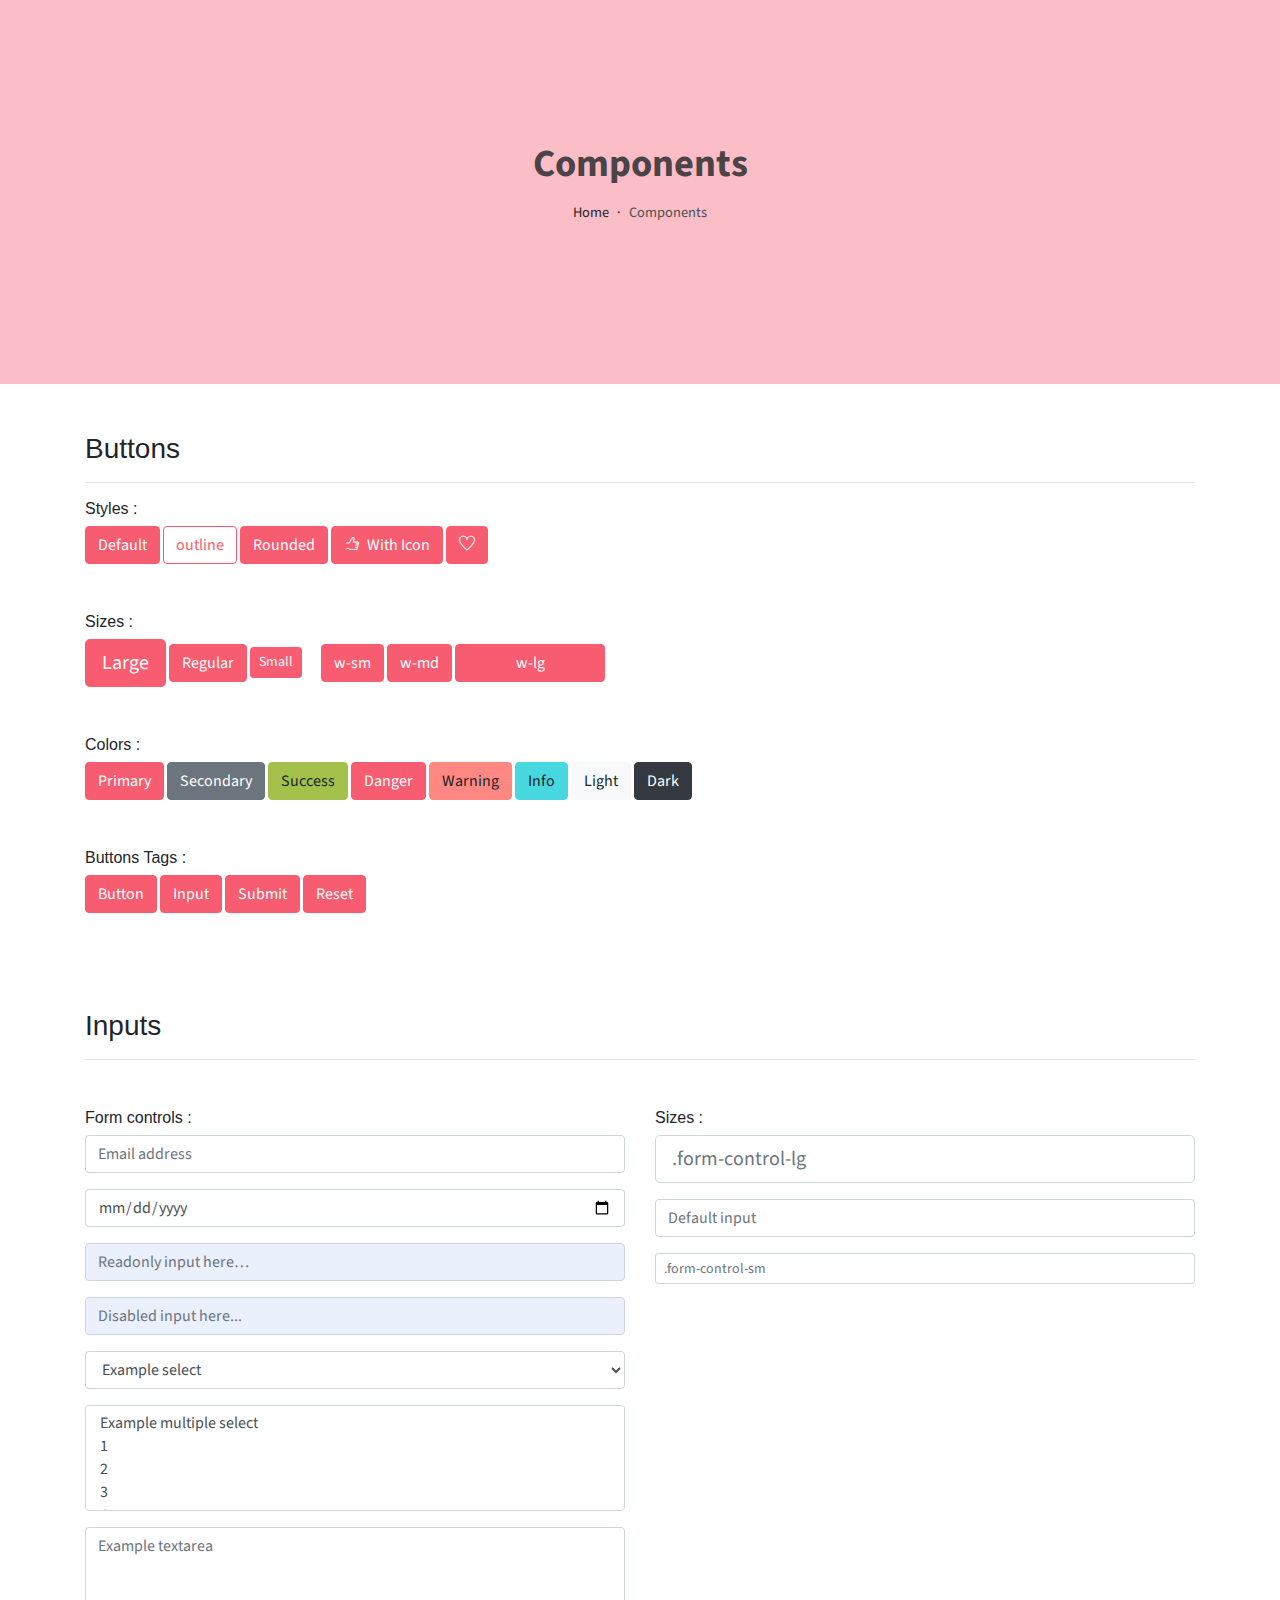
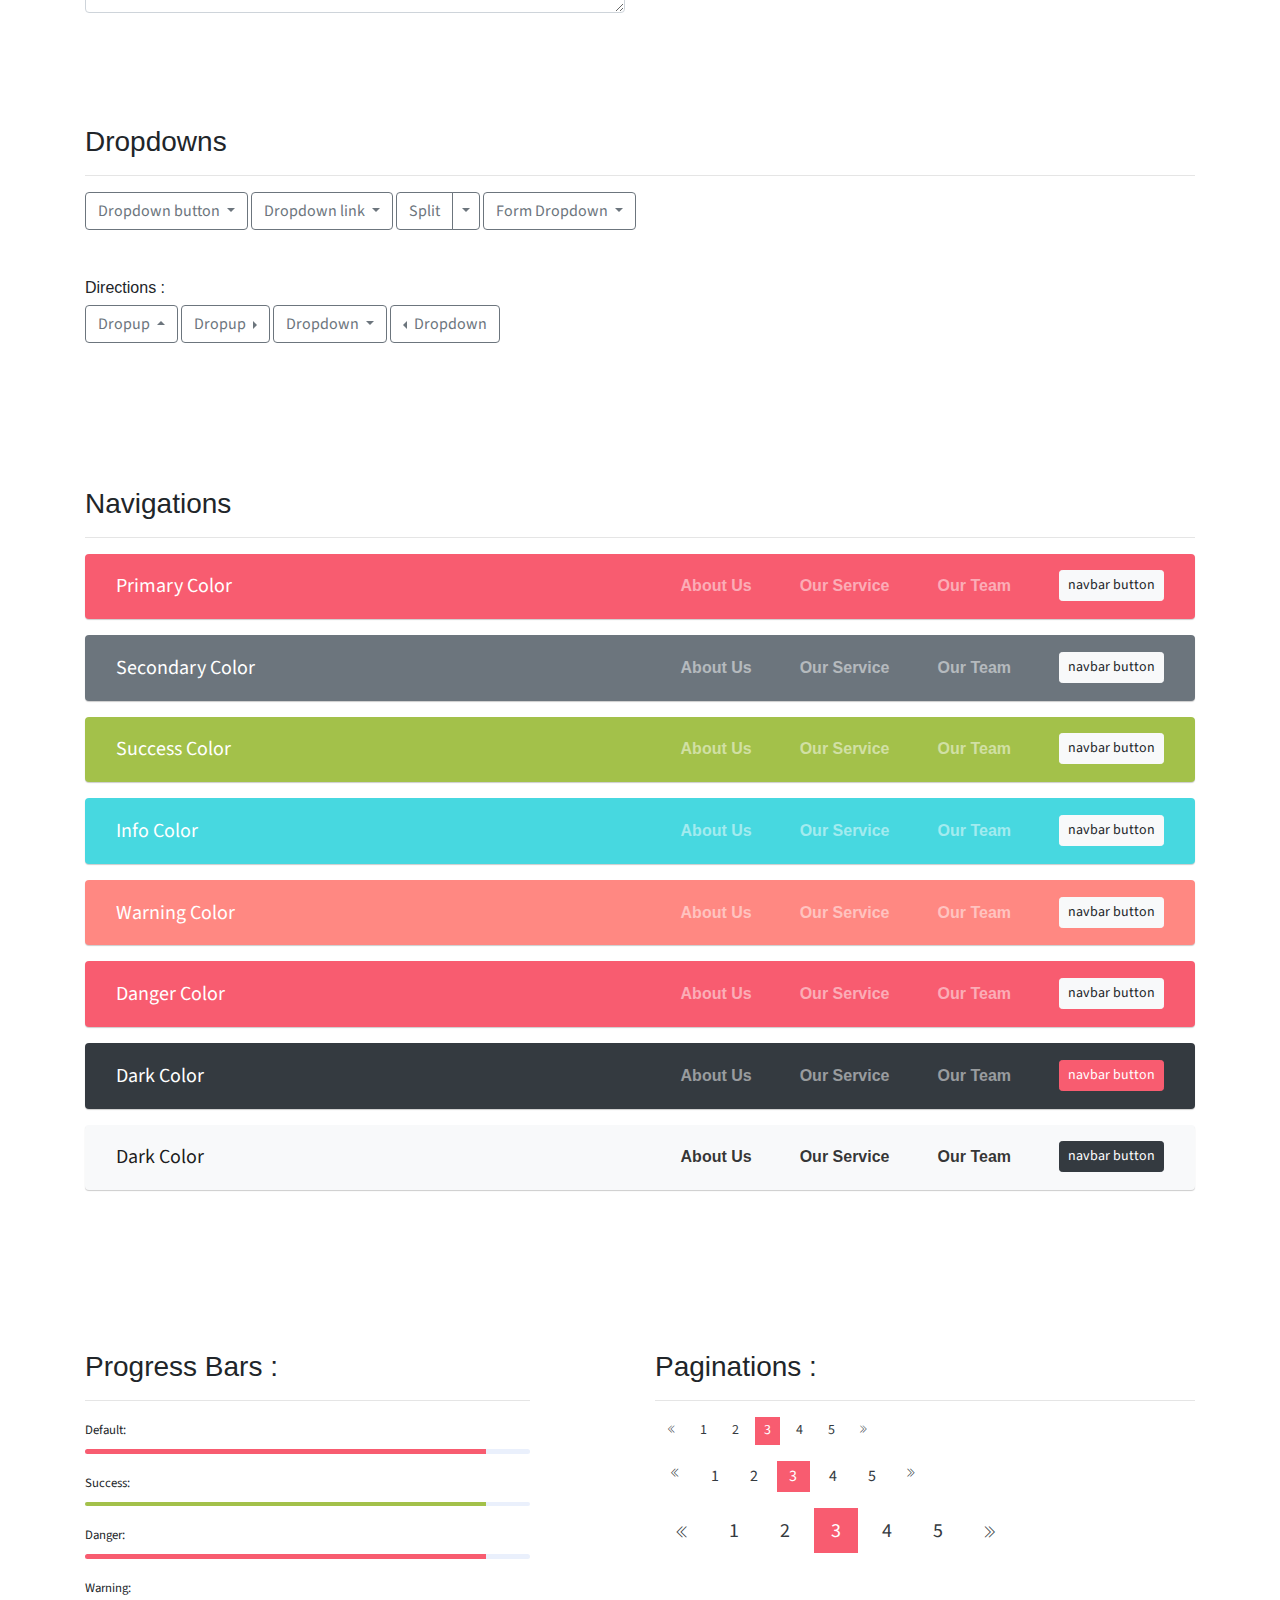
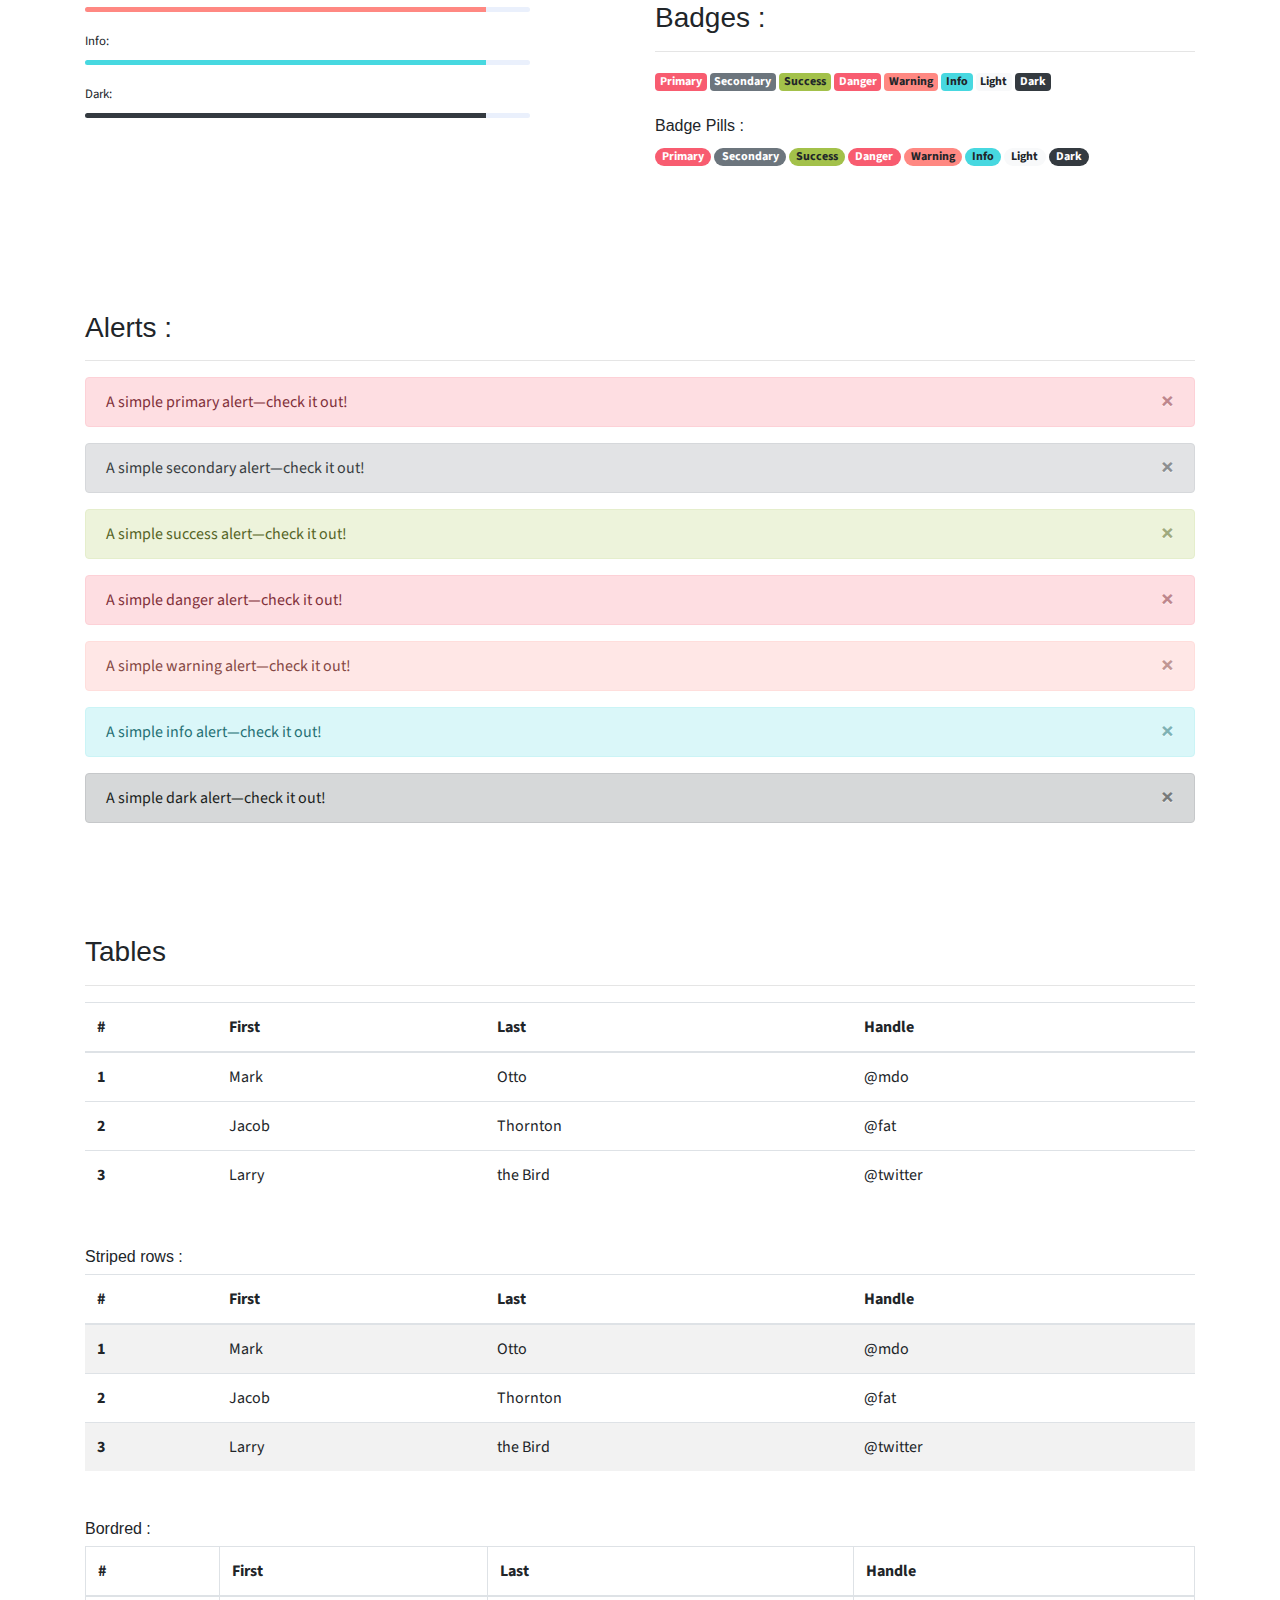
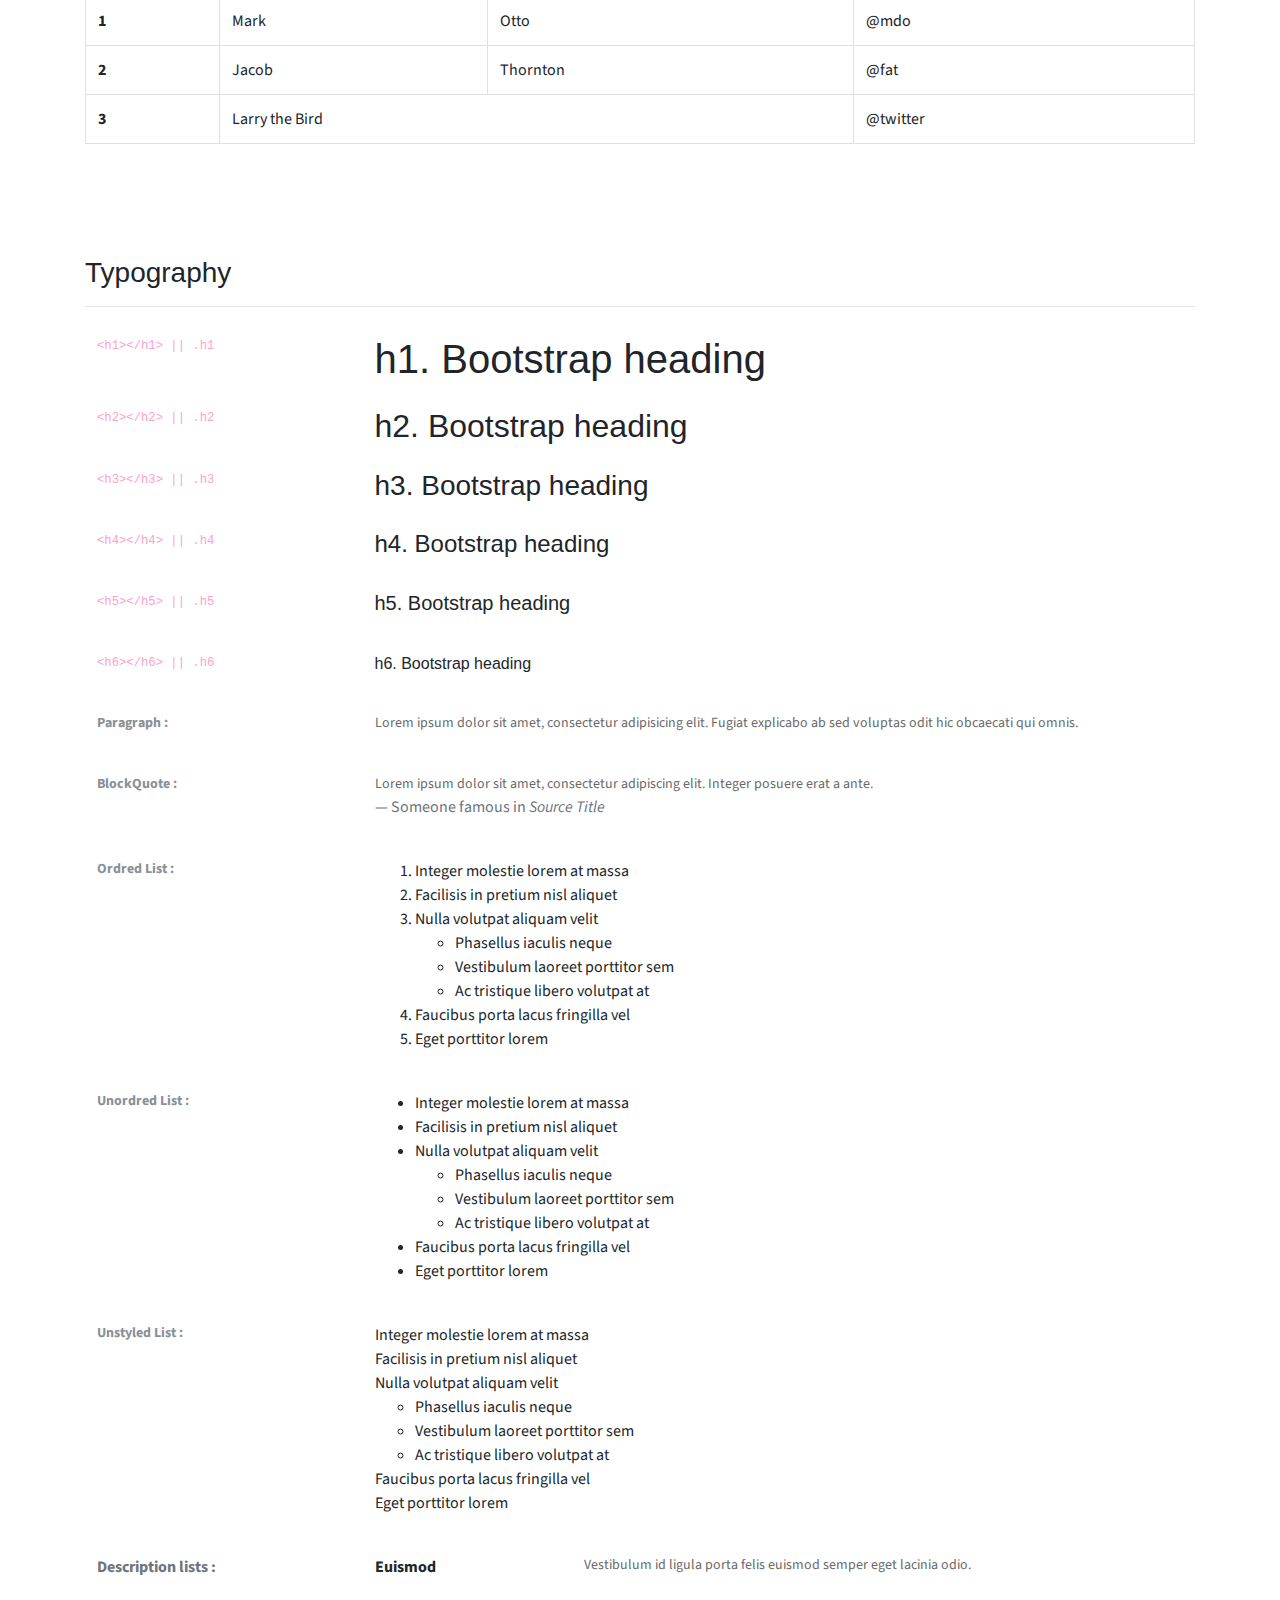
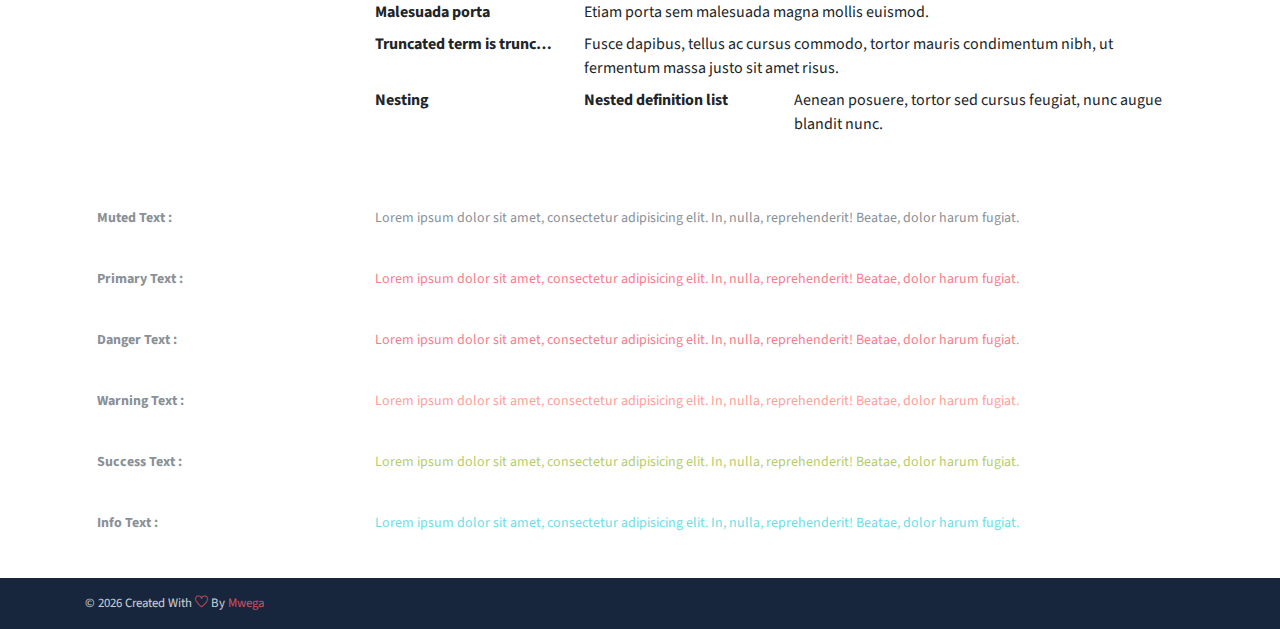
<file: public_html/components.html>
<!DOCTYPE html>
<html lang="en">
<head>
   <meta charset="utf-8">
   <meta name="viewport" content="width=device-width, initial-scale=1, shrink-to-fit=no">
   <meta name="description" content="Start your development with JohnDoe landing page.">
   <meta name="author" content="Mwega">
   <title>JohnDoe Landing page | Components</title>
   <link rel="icon" href="assets/imgs/favicon.png" type="image/png">
   <!-- font icons -->
   <link rel="stylesheet" href="assets/vendors/themify-icons/css/themify-icons.css">
   <!-- Bootstrap + Steller  -->
   <link rel="stylesheet" href="assets/css/johndoe.css">
</head>
<body>

   <!-- Page Header -->
   <header class="header header-mini"> 
      <div class="header-title">Components</div> 
      <nav aria-label="breadcrumb">
         <ol class="breadcrumb">
            <li class="breadcrumb-item"><a href="/">Home</a></li>
            <li class="breadcrumb-item active" aria-current="page">Components</li>
         </ol>
      </nav>
   </header> <!-- End Of Page Header -->

   <!-- main content -->
   <div class="container">

      <!-- Buttons -->
      <h3 class="mt-5">Buttons</h3>
      <hr>
      <h6 class="section-secondary-title">Styles :</h6>
      <button class="btn btn-primary">Default</button>
      <button class="btn btn-outline-primary">outline</button>
      <button class="btn btn-primary rounded">Rounded</button>
      <button class="btn btn-primary rounded"><i class="ti-thumb-up pr-1"></i> With Icon</button>
      <button class="btn btn-primary circle"><i class="ti-heart"></i></button>

      <h6 class="section-secondary-title mt-5">Sizes :</h6>
      <button class="btn btn-primary btn-lg">Large</button>
      <button class="btn btn-primary ">Regular</button>
      <button class="btn btn-primary btn-sm">Small</button>
      <button class="btn btn-primary w-sm ml-3">w-sm</button>
      <button class="btn btn-primary w-md">w-md</button>
      <button class="btn btn-primary w-lg">w-lg</button>

      <h6 class="section-secondary-title mt-5">Colors :</h6>          
      <button type="button" class="btn btn-primary">Primary</button>
      <button type="button" class="btn btn-secondary">Secondary</button>
      <button type="button" class="btn btn-success">Success</button>
      <button type="button" class="btn btn-danger">Danger</button>
      <button type="button" class="btn btn-warning">Warning</button>
      <button type="button" class="btn btn-info">Info</button>
      <button type="button" class="btn btn-light">Light</button>
      <button type="button" class="btn btn-dark">Dark</button>

      <h6 class="section-secondary-title mt-5">Buttons Tags :</h6>
      <button class="btn btn-primary" type="submit">Button</button>
      <input class="btn btn-primary" type="button" value="Input">
      <input class="btn btn-primary" type="submit" value="Submit">
      <input class="btn btn-primary" type="reset" value="Reset">
      
      <!-- devider -->
      <div class="py-5"></div>

      <!-- Inputs -->
      <h3>Inputs</h3>
      <hr>
      <div class="row mt-5">
         <div class="col-md-6">
            <h6 class="section-secondary-title">Form controls :</h6>        
            <div class="form-group">
               <input type="email" class="form-control" id="exampleFormControlInput1" placeholder="Email address">
            </div>
            <div class="form-group">
               <input type="date" class="form-control" id="exampleFormControlInput1" placeholder="Date">
            </div>
            <div class="form-group">
               <input class="form-control" type="text" placeholder="Readonly input here…" readonly>
            </div>
            <div class="form-group">
               <input class="form-control" id="disabledInput" type="text" placeholder="Disabled input here..." disabled>
            </div>
            <div class="form-group">
               <select class="form-control" id="exampleFormControlSelect1">
                  <option>Example select</option>
                  <option>1</option>
                  <option>2</option>
                  <option>3</option>
                  <option>4</option>
                  <option>5</option>
               </select>
            </div>
            <div class="form-group">
               <select multiple class="form-control" id="exampleFormControlSelect2">
                  <option>Example multiple select</option>
                  <option>1</option>
                  <option>2</option>
                  <option>3</option>
                  <option>4</option>
                  <option>5</option>
               </select>
            </div>
            <div class="form-group">
               <textarea class="form-control" id="exampleFormControlTextarea1" rows="3" placeholder="Example textarea"></textarea>
            </div>
         </div>
         <div class="col-md-6">
            <h6 class="section-secondary-title">Sizes :</h6>    
            <div class="form-group">
               <input class="form-control form-control-lg" type="text" placeholder=".form-control-lg">             
            </div>
            <div class="form-group">
               <input class="form-control" type="text" placeholder="Default input">
            </div>
            <div class="form-group">
               <input class="form-control form-control-sm" type="text" placeholder=".form-control-sm"> 
            </div>
         </div>
      </div> <!-- end of inputs -->   

      <!-- devider -->
      <div class="py-5"></div>             

      <!-- Dropdowns -->
      <h3 class="components-section-title font-weight-normal">Dropdowns</h3>
      <hr>
      <div class="dropdown d-inline-block">
         <button class="btn btn-outline-secondary dropdown-toggle" type="button" id="dropdownMenuButton" data-toggle="dropdown" aria-haspopup="true" aria-expanded="false">
         Dropdown button
         </button>
         <div class="dropdown-menu" aria-labelledby="dropdownMenuButton">
         <a class="dropdown-item" href="#">Action</a>
         <a class="dropdown-item" href="#">Another action</a>
         <a class="dropdown-item" href="#">Something else here</a>
         </div>
      </div>
      <div class="dropdown d-inline-block">
         <a class="btn btn-outline-secondary dropdown-toggle" href="#" role="button" id="dropdownMenuLink" data-toggle="dropdown" aria-haspopup="true" aria-expanded="false">
            Dropdown link
         </a>
         <div class="dropdown-menu" aria-labelledby="dropdownMenuLink">
            <a class="dropdown-item" href="#">Action</a>
            <a class="dropdown-item" href="#">Another action</a>
            <a class="dropdown-item" href="#">Something else here</a>
         </div>
      </div>
      <div class="btn-group">
         <button type="button" class="btn btn-outline-secondary">Split</button>
         <button type="button" class="btn btn-outline-secondary dropdown-toggle dropdown-toggle-split" data-toggle="dropdown" aria-haspopup="true" aria-expanded="false">
         <span class="sr-only">Toggle Dropdown</span>
         </button>
         <div class="dropdown-menu">
            <a class="dropdown-item" href="#">Action</a>
            <a class="dropdown-item" href="#">Another action</a>
            <a class="dropdown-item" href="#">Something else here</a>
            <div class="dropdown-divider"></div>
            <a class="dropdown-item" href="#">Separated link</a>
         </div>
      </div>
      <div class="btn-group">
         <button class="btn btn-outline-secondary dropdown-toggle" type="button" id="dropdownMenuButton" data-toggle="dropdown" aria-haspopup="true" aria-expanded="false">
            Form Dropdown
         </button>
         <div class="dropdown-menu form">
            <form class="px-4 py-3">
               <div class="form-group">
                  <input type="email" class="form-control" id="exampleDropdownFormEmail1" placeholder="email@example.com">
               </div>
               <div class="form-group">
                  <input type="password" class="form-control" id="exampleDropdownFormPassword1" placeholder="Password">
               </div>
               <div class="form-check mb-3">
                  <input type="checkbox" class="form-check-input" id="dropdownCheck">
                  <label class="form-check-label" for="dropdownCheck">
                     Remember me
                  </label>
               </div>
               <button type="submit" class="btn btn-primary btn-block">Sign in</button>
            </form>
            <div class="dropdown-divider"></div>
            <a class="dropdown-item" href="#"><small>New around here? Sign up</small></a>
            <a class="dropdown-item" href="#"><small>Forgot password?</small></a>
         </div>
      </div>       
      <h6 class="section-secondary-title mt-5">Directions :</h6>  
      <div class="btn-group dropup">
         <button type="button" class="btn btn-outline-secondary dropdown-toggle" data-toggle="dropdown" aria-haspopup="true" aria-expanded="false">
            Dropup
         </button>
         <div class="dropdown-menu">
            <a class="dropdown-item" href="#">Action</a>
            <a class="dropdown-item" href="#">Another action</a>
            <a class="dropdown-item" href="#">Something else here</a>
            <div class="dropdown-divider"></div>
            <a class="dropdown-item" href="#">Separated link</a>
         </div>
      </div>
      <div class="btn-group dropright">
         <button type="button" class="btn btn-outline-secondary dropdown-toggle" data-toggle="dropdown" aria-haspopup="true" aria-expanded="false">
            Dropup
         </button>
         <div class="dropdown-menu">
            <a class="dropdown-item" href="#">Action</a>
            <a class="dropdown-item" href="#">Another action</a>
            <a class="dropdown-item" href="#">Something else here</a>
            <div class="dropdown-divider"></div>
            <a class="dropdown-item" href="#">Separated link</a>
         </div>
      </div>
      <div class="btn-group">
         <button type="button" class="btn btn-outline-secondary dropdown-toggle" data-toggle="dropdown" aria-haspopup="true" aria-expanded="false">
            Dropdown
         </button>
         <div class="dropdown-menu">
            <a class="dropdown-item" href="#">Action</a>
            <a class="dropdown-item" href="#">Another action</a>
            <a class="dropdown-item" href="#">Something else here</a>
            <div class="dropdown-divider"></div>
            <a class="dropdown-item" href="#">Separated link</a>
         </div>
      </div>
      <div class="btn-group dropleft">
         <button type="button" class="btn btn-outline-secondary dropdown-toggle" data-toggle="dropdown" aria-haspopup="true" aria-expanded="false">
            Dropdown
         </button>
         <div class="dropdown-menu">
            <a class="dropdown-item" href="#">Action</a>
            <a class="dropdown-item" href="#">Another action</a>
            <a class="dropdown-item" href="#">Something else here</a>
            <div class="dropdown-divider"></div>
            <a class="dropdown-item" href="#">Separated link</a>
         </div>
      </div> <!-- end of Dropdowns -->  

      <!-- devider -->
      <div class="py-5"></div>   

      <!-- navbars -->
      <h3 class="components-section-title font-weight-normal mt-5">Navigations</h3>
      <hr>
      <nav class="navbar navbar-expand-sm navbar-dark bg-primary rounded shadow mb-3">
         <div class="container">
            <a class="navbar-brand" href="#">Primary Color</a>
            <button class="navbar-toggler ml-auto" type="button" data-toggle="collapse" data-target="#navbarSupportedContent" aria-controls="navbarSupportedContent" aria-expanded="false" aria-label="Toggle navigation">
            <span class="navbar-toggler-icon"></span>
            </button>
            <div class="collapse navbar-collapse" id="navbarSupportedContent">
               <ul class="navbar-nav ml-auto"> 
                  <li class="nav-item">
                     <a class="nav-link" href="#about">About Us</a>
                  </li>
                  <li class="nav-item">
                     <a class="nav-link" href="#service">Our Service</a>
                  </li>
                  <li class="nav-item">
                     <a class="nav-link" href="#team">Our Team</a>
                  </li>
                  <li class="nav-item">
                     <a href="#book-table" class="ml-4 mt-1 btn btn-light btn-sm">navbar button</a>
                  </li>
               </ul>                       
            </div>
         </div>
      </nav>
      <nav class="navbar navbar-expand-sm navbar-dark bg-secondary rounded shadow mb-3">
         <div class="container">
            <a class="navbar-brand" href="#">Secondary Color</a>
            <button class="navbar-toggler ml-auto" type="button" data-toggle="collapse" data-target="#navbarSupportedContent" aria-controls="navbarSupportedContent" aria-expanded="false" aria-label="Toggle navigation">
            <span class="navbar-toggler-icon"></span>
            </button>
            <div class="collapse navbar-collapse" id="navbarSupportedContent">
               <ul class="navbar-nav ml-auto"> 
                  <li class="nav-item">
                     <a class="nav-link" href="#about">About Us</a>
                  </li>
                  <li class="nav-item">
                     <a class="nav-link" href="#service">Our Service</a>
                  </li>
                  <li class="nav-item">
                     <a class="nav-link" href="#team">Our Team</a>
                  </li>
                  <li class="nav-item">
                     <a href="#book-table" class="ml-4 mt-1 btn btn-light btn-sm">navbar button</a>
                  </li>
               </ul>                       
            </div>
         </div>
      </nav>
      <nav class="navbar navbar-expand-sm navbar-dark bg-success rounded shadow mb-3">
         <div class="container">
            <a class="navbar-brand" href="#">Success Color</a>
            <button class="navbar-toggler ml-auto" type="button" data-toggle="collapse" data-target="#navbarSupportedContent" aria-controls="navbarSupportedContent" aria-expanded="false" aria-label="Toggle navigation">
            <span class="navbar-toggler-icon"></span>
            </button>
            <div class="collapse navbar-collapse" id="navbarSupportedContent">
               <ul class="navbar-nav ml-auto"> 
                  <li class="nav-item">
                     <a class="nav-link" href="#about">About Us</a>
                  </li>
                  <li class="nav-item">
                     <a class="nav-link" href="#service">Our Service</a>
                  </li>
                  <li class="nav-item">
                     <a class="nav-link" href="#team">Our Team</a>
                  </li>
                  <li class="nav-item">
                     <a href="#book-table" class="ml-4 mt-1 btn btn-light btn-sm">navbar button</a>
                  </li>
               </ul>                       
            </div>
         </div>
      </nav>
      <nav class="navbar navbar-expand-sm navbar-dark bg-info rounded shadow mb-3">
         <div class="container">
            <a class="navbar-brand" href="#">Info Color</a>
            <button class="navbar-toggler ml-auto" type="button" data-toggle="collapse" data-target="#navbarSupportedContent" aria-controls="navbarSupportedContent" aria-expanded="false" aria-label="Toggle navigation">
            <span class="navbar-toggler-icon"></span>
            </button>
            <div class="collapse navbar-collapse" id="navbarSupportedContent">
               <ul class="navbar-nav ml-auto"> 
                  <li class="nav-item">
                     <a class="nav-link" href="#about">About Us</a>
                  </li>
                  <li class="nav-item">
                     <a class="nav-link" href="#service">Our Service</a>
                  </li>
                  <li class="nav-item">
                     <a class="nav-link" href="#team">Our Team</a>
                  </li>
                  <li class="nav-item">
                     <a href="#book-table" class="ml-4 mt-1 btn btn-light btn-sm">navbar button</a>
                  </li>
               </ul>                       
            </div>
         </div>
      </nav>
      <nav class="navbar navbar-expand-sm navbar-dark bg-warning rounded shadow mb-3">
         <div class="container">
            <a class="navbar-brand" href="#">Warning Color</a>
            <button class="navbar-toggler ml-auto" type="button" data-toggle="collapse" data-target="#navbarSupportedContent" aria-controls="navbarSupportedContent" aria-expanded="false" aria-label="Toggle navigation">
            <span class="navbar-toggler-icon"></span>
            </button>
            <div class="collapse navbar-collapse" id="navbarSupportedContent">
               <ul class="navbar-nav ml-auto"> 
                  <li class="nav-item">
                     <a class="nav-link" href="#about">About Us</a>
                  </li>
                  <li class="nav-item">
                     <a class="nav-link" href="#service">Our Service</a>
                  </li>
                  <li class="nav-item">
                     <a class="nav-link" href="#team">Our Team</a>
                  </li>
                  <li class="nav-item">
                     <a href="#book-table" class="ml-4 mt-1 btn btn-light btn-sm">navbar button</a>
                  </li>
               </ul>                       
            </div>
         </div>
      </nav>
      <nav class="navbar navbar-expand-sm navbar-dark bg-danger rounded shadow mb-3">
         <div class="container">
            <a class="navbar-brand" href="#">Danger Color</a>
            <button class="navbar-toggler ml-auto" type="button" data-toggle="collapse" data-target="#navbarSupportedContent" aria-controls="navbarSupportedContent" aria-expanded="false" aria-label="Toggle navigation">
            <span class="navbar-toggler-icon"></span>
            </button>
            <div class="collapse navbar-collapse" id="navbarSupportedContent">
               <ul class="navbar-nav ml-auto"> 
                  <li class="nav-item">
                     <a class="nav-link" href="#about">About Us</a>
                  </li>
                  <li class="nav-item">
                     <a class="nav-link" href="#service">Our Service</a>
                  </li>
                  <li class="nav-item">
                     <a class="nav-link" href="#team">Our Team</a>
                  </li>
                  <li class="nav-item">
                     <a href="#book-table" class="ml-4 mt-1 btn btn-light btn-sm">navbar button</a>
                  </li>
               </ul>                       
            </div>
         </div>
      </nav>
      <nav class="navbar navbar-expand-sm navbar-dark bg-dark rounded shadow mb-3">
         <div class="container">
            <a class="navbar-brand" href="#">Dark Color</a>
            <button class="navbar-toggler ml-auto" type="button" data-toggle="collapse" data-target="#navbarSupportedContent" aria-controls="navbarSupportedContent" aria-expanded="false" aria-label="Toggle navigation">
            <span class="navbar-toggler-icon"></span>
            </button>
            <div class="collapse navbar-collapse" id="navbarSupportedContent">
               <ul class="navbar-nav ml-auto"> 
                  <li class="nav-item">
                     <a class="nav-link" href="#about">About Us</a>
                  </li>
                  <li class="nav-item">
                     <a class="nav-link" href="#service">Our Service</a>
                  </li>
                  <li class="nav-item">
                     <a class="nav-link" href="#team">Our Team</a>
                  </li>
                  <li class="nav-item">
                     <a href="#book-table" class="ml-4 mt-1 btn btn-primary btn-sm">navbar button</a>
                  </li>
               </ul>                       
            </div>
         </div>
      </nav>
      <nav class="navbar navbar-expand-sm navbar-light bg-light rounded shadow mb-3">
         <div class="container">
            <a class="navbar-brand" href="#">Dark Color</a>
            <button class="navbar-toggler ml-auto" type="button" data-toggle="collapse" data-target="#navbarSupportedContent" aria-controls="navbarSupportedContent" aria-expanded="false" aria-label="Toggle navigation">
            <span class="navbar-toggler-icon"></span>
            </button>
            <div class="collapse navbar-collapse" id="navbarSupportedContent">
               <ul class="navbar-nav ml-auto"> 
                  <li class="nav-item">
                     <a class="nav-link" href="#about">About Us</a>
                  </li>
                  <li class="nav-item">
                     <a class="nav-link" href="#service">Our Service</a>
                  </li>
                  <li class="nav-item">
                     <a class="nav-link" href="#team">Our Team</a>
                  </li>
                  <li class="nav-item">
                     <a href="#book-table" class="ml-4 mt-1 btn btn-dark btn-sm">navbar button</a>
                  </li>
               </ul>                       
            </div>
         </div>
      </nav>
      <!-- End of navbars -->

      <!-- devider -->
      <div class="py-5"></div>   
      
      <!-- progress bars -->
      <div class="row justify-content-between">
         <div class="col-md-5">
            <h3 class="components-section-title font-weight-normal mt-5">Progress Bars :</h3>
            <hr>
            <small>Default: </small>
            <div class="progress mt-2 mb-3">
               <div class="progress-bar" role="progressbar" style="width: 90%" aria-valuenow="25" aria-valuemin="0" aria-valuemax="100"></div>
            </div>
            <small>Success:</small>
            <div class="progress mt-2 mb-3">
               <div class="progress-bar bg-success" role="progressbar" style="width: 90%" aria-valuenow="25" aria-valuemin="0" aria-valuemax="100"></div>
            </div>
            <small>Danger:</small>
            <div class="progress mt-2 mb-3">
               <div class="progress-bar bg-danger" role="progressbar" style="width: 90%" aria-valuenow="25" aria-valuemin="0" aria-valuemax="100"></div>
            </div>
            <small>Warning:</small>
            <div class="progress mt-2 mb-3">
               <div class="progress-bar bg-warning" role="progressbar" style="width: 90%" aria-valuenow="25" aria-valuemin="0" aria-valuemax="100"></div>
            </div>
            <small>Info:</small>
            <div class="progress mt-2 mb-3">
               <div class="progress-bar bg-info" role="progressbar" style="width: 90%" aria-valuenow="25" aria-valuemin="0" aria-valuemax="100"></div>
            </div>
            <small>Dark:</small>
            <div class="progress mt-2 mb-3">
               <div class="progress-bar bg-dark" role="progressbar" style="width: 90%" aria-valuenow="25" aria-valuemin="0" aria-valuemax="100"></div>
            </div>
         </div>
         <div class="col-md-6">
            <h3 class="components-section-title font-weight-normal mt-5">Paginations :</h3>
            <hr>
            <nav aria-label="Page navigation example">
               <ul class="pagination pagination-sm">
                  <li class="page-item"><a class="page-link" href="#"><i class="ti-angle-double-left"></i></a></li>
                  <li class="page-item"><a class="page-link" href="#">1</a></li>
                  <li class="page-item"><a class="page-link" href="#">2</a></li>
                  <li class="page-item active"><a class="page-link" href="#">3</a></li>
                  <li class="page-item"><a class="page-link" href="#">4</a></li>
                  <li class="page-item"><a class="page-link" href="#">5</a></li>
                  <li class="page-item"><a class="page-link" href="#"><i class="ti-angle-double-right"></i></a></li>
               </ul>
            </nav>
            <nav aria-label="Page navigation example">
               <ul class="pagination">
               <li class="page-item"><a class="page-link" href="#"><i class="ti-angle-double-left"></i></a></li>
                  <li class="page-item"><a class="page-link" href="#">1</a></li>
                  <li class="page-item"><a class="page-link" href="#">2</a></li>
                  <li class="page-item active"><a class="page-link" href="#">3</a></li>
                  <li class="page-item"><a class="page-link" href="#">4</a></li>
                  <li class="page-item"><a class="page-link" href="#">5</a></li>
                  <li class="page-item"><a class="page-link" href="#"><i class="ti-angle-double-right"></i></a></li>
               </ul>
            </nav>
            <nav aria-label="Page navigation example">
               <ul class="pagination pagination-lg">
                  <li class="page-item"><a class="page-link" href="#"><i class="ti-angle-double-left"></i></a></li>
                  <li class="page-item"><a class="page-link" href="#">1</a></li>
                  <li class="page-item"><a class="page-link" href="#">2</a></li>
                  <li class="page-item active"><a class="page-link" href="#">3</a></li>
                  <li class="page-item"><a class="page-link" href="#">4</a></li>
                  <li class="page-item"><a class="page-link" href="#">5</a></li>
                  <li class="page-item"><a class="page-link" href="#"><i class="ti-angle-double-right"></i></a></li>
               </ul>
            </nav>

            <!-- Badges -->
            <h3 class="components-section-title font-weight-normal mt-5">Badges :</h3>
            <hr>
            <span class="badge badge-primary">Primary</span>
            <span class="badge badge-secondary">Secondary</span>
            <span class="badge badge-success">Success</span>
            <span class="badge badge-danger">Danger</span>
            <span class="badge badge-warning">Warning</span>
            <span class="badge badge-info">Info</span>
            <span class="badge badge-light">Light</span>
            <span class="badge badge-dark">Dark</span>
            <h6 class="section-secondary-title mt-4 mb-2">Badge Pills :</h6>
            <span class="badge badge-pill badge-primary">Primary</span>
            <span class="badge badge-pill badge-secondary">Secondary</span>
            <span class="badge badge-pill badge-success">Success</span>
            <span class="badge badge-pill badge-danger">Danger</span>
            <span class="badge badge-pill badge-warning">Warning</span>
            <span class="badge badge-pill badge-info">Info</span>
            <span class="badge badge-pill badge-light">Light</span>
            <span class="badge badge-pill badge-dark">Dark</span>
         </div>
      </div> <!-- End of Progress bars -->

      <!-- devider -->
      <div class="py-5"></div>  

      <!-- Alerts -->
      <h3 class="components-section-title font-weight-normal mt-5">Alerts :</h3>
      <hr>
      <div class="alert alert-primary alert-dismissible fade show" role="alert">
         A simple primary alert—check it out!
         <button type="button" class="close" data-dismiss="alert" aria-label="Close">
            <span aria-hidden="true">&times;</span>
         </button>
      </div>
      <div class="alert alert-secondary alert-dismissible fade show" role="alert">
         A simple secondary alert—check it out!
         <button type="button" class="close" data-dismiss="alert" aria-label="Close">
            <span aria-hidden="true">&times;</span>
         </button>
      </div>
      <div class="alert alert-success alert-dismissible fade show" role="alert">
         A simple success alert—check it out!
         <button type="button" class="close" data-dismiss="alert" aria-label="Close">
            <span aria-hidden="true">&times;</span>
         </button>
      </div>
      <div class="alert alert-danger alert-dismissible fade show" role="alert">
         A simple danger alert—check it out!
         <button type="button" class="close" data-dismiss="alert" aria-label="Close">
            <span aria-hidden="true">&times;</span>
         </button>
      </div>
      <div class="alert alert-warning alert-dismissible fade show" role="alert">
         A simple warning alert—check it out!
         <button type="button" class="close" data-dismiss="alert" aria-label="Close">
            <span aria-hidden="true">&times;</span>
         </button>
      </div>
      <div class="alert alert-info alert-dismissible fade show" role="alert">
         A simple info alert—check it out!
         <button type="button" class="close" data-dismiss="alert" aria-label="Close">
            <span aria-hidden="true">&times;</span>
         </button>
      </div>
      <div class="alert alert-dark alert-dismissible fade show" role="alert">
         A simple dark alert—check it out!
         <button type="button" class="close" data-dismiss="alert" aria-label="Close">
            <span aria-hidden="true">&times;</span>
         </button>
      </div>
      <!-- end of alerts -->

      <!-- devider -->
      <div class="py-5"></div> 
   
      <!-- tables -->
      <h3 class="components-section-title">Tables</h3>
      <hr>
      <table class="table">
         <thead>
            <tr>
               <th scope="col">#</th>
               <th scope="col">First</th>
               <th scope="col">Last</th>
               <th scope="col">Handle</th>
            </tr>
         </thead>
         <tbody>
            <tr>
               <th scope="row">1</th>
               <td>Mark</td>
               <td>Otto</td>
               <td>@mdo</td>
            </tr>
            <tr>
               <th scope="row">2</th>
               <td>Jacob</td>
               <td>Thornton</td>
               <td>@fat</td>
            </tr>
            <tr>
               <th scope="row">3</th>
               <td>Larry</td>
               <td>the Bird</td>
               <td>@twitter</td>
            </tr>
         </tbody>
      </table>

      <h6 class="section-secondary-title mt-5">Striped rows :</h6>
      <table class="table table-striped">
         <thead>
            <tr>
               <th scope="col">#</th>
               <th scope="col">First</th>
               <th scope="col">Last</th>
               <th scope="col">Handle</th>
            </tr>
         </thead>
         <tbody>
            <tr>
               <th scope="row">1</th>
               <td>Mark</td>
               <td>Otto</td>
               <td>@mdo</td>
            </tr>
            <tr>
               <th scope="row">2</th>
               <td>Jacob</td>
               <td>Thornton</td>
               <td>@fat</td>
            </tr>
            <tr>
               <th scope="row">3</th>
               <td>Larry</td>
               <td>the Bird</td>
               <td>@twitter</td>
            </tr>
         </tbody>
      </table>

      <h6 class="section-secondary-title mt-5">Bordred :</h6>
      <table class="table table-bordered">
         <thead>
            <tr>
               <th scope="col">#</th>
               <th scope="col">First</th>
               <th scope="col">Last</th>
               <th scope="col">Handle</th>
            </tr>
         </thead>
         <tbody>
            <tr>
               <th scope="row">1</th>
               <td>Mark</td>
               <td>Otto</td>
               <td>@mdo</td>
            </tr>
            <tr>
               <th scope="row">2</th>
               <td>Jacob</td>
               <td>Thornton</td>
               <td>@fat</td>
            </tr>
            <tr>
               <th scope="row">3</th>
               <td colspan="2">Larry the Bird</td>
               <td>@twitter</td>
            </tr>
         </tbody>
      </table>
      <!-- end of tables -->

      <!-- devider -->
      <div class="py-5"></div> 

      <!-- typography -->
      <h3 class="components-section-title">Typography</h3>
      <hr>
     
      <table class="table table-borderless v-align-center">
         <tbody>
            <tr>
               <td>
                  <p><code class="highlighter-rouge">&lt;h1&gt;&lt;/h1&gt; || .h1</code></p>
               </td>
               <td class="w-75"><span class="h1">h1. Bootstrap heading</span></td>
            </tr>
            <tr>
               <td>
                  <p><code class="highlighter-rouge">&lt;h2&gt;&lt;/h2&gt; || .h2</code></p>
               </td>
               <td><span class="h2">h2. Bootstrap heading</span></td>
            </tr>
            <tr>
               <td>
                  <p><code class="highlighter-rouge">&lt;h3&gt;&lt;/h3&gt; || .h3</code></p>
               </td>
               <td><span class="h3">h3. Bootstrap heading</span></td>
            </tr>
            <tr>
               <td>
                  <p><code class="highlighter-rouge">&lt;h4&gt;&lt;/h4&gt; || .h4</code></p>
               </td>
               <td><span class="h4">h4. Bootstrap heading</span></td>
            </tr>
            <tr>
               <td>
                  <p><code class="highlighter-rouge">&lt;h5&gt;&lt;/h5&gt; || .h5</code></p>
               </td>
               <td><span class="h5">h5. Bootstrap heading</span></td>
            </tr>
            <tr>
               <td>
                  <p><code class="highlighter-rouge">&lt;h6&gt;&lt;/h6&gt; || .h6</code></p>
               </td>
               <td><span class="h6">h6. Bootstrap heading</span></td>
            </tr>
            <tr>
               <td>
                  <p class="font-weight-bold text-muted">Paragraph :</p>
               </td>
               <td><p>Lorem ipsum dolor sit amet, consectetur adipisicing elit. Fugiat explicabo ab sed voluptas odit hic obcaecati qui omnis.</p></td>
            </tr>
            <tr>
               <td>
                  <p class="font-weight-bold text-muted">BlockQuote :</p>
               </td>
               <td>
                  <blockquote class="blockquote">
                     <p class="mb-0">Lorem ipsum dolor sit amet, consectetur adipiscing elit. Integer posuere erat a ante.</p>
                     <footer class="blockquote-footer">Someone famous in <cite title="Source Title">Source Title</cite></footer>
                  </blockquote>
               </td>
            </tr>

            
            <tr>
               <td><p class="font-weight-bold text-muted">Ordred List :</p></td>
               <td>
                  <ol>
                     <li>Integer molestie lorem at massa</li>
                     <li>Facilisis in pretium nisl aliquet</li>
                     <li>Nulla volutpat aliquam velit
                        <ul>
                           <li>Phasellus iaculis neque</li>
                           <li>Vestibulum laoreet porttitor sem</li>
                           <li>Ac tristique libero volutpat at</li>
                        </ul>
                     </li>
                     <li>Faucibus porta lacus fringilla vel</li>
                     <li>Eget porttitor lorem</li>
                  </ol>
               </td>
            </tr>
            <tr>
               <td><p class="font-weight-bold text-muted">Unordred List :</p></td>
               <td>
                  <ul >
                     <li>Integer molestie lorem at massa</li>
                     <li>Facilisis in pretium nisl aliquet</li>
                     <li>Nulla volutpat aliquam velit
                        <ul>
                           <li>Phasellus iaculis neque</li>
                           <li>Vestibulum laoreet porttitor sem</li>
                           <li>Ac tristique libero volutpat at</li>
                        </ul>
                     </li>
                     <li>Faucibus porta lacus fringilla vel</li>
                     <li>Eget porttitor lorem</li>
                  </ul>
               </td>
            </tr>
            <tr>
               <td><p class="font-weight-bold text-muted">Unstyled List :</p></td>
               <td>
                  <ul class="list-unstyled">
                     <li>Integer molestie lorem at massa</li>
                     <li>Facilisis in pretium nisl aliquet</li>
                     <li>Nulla volutpat aliquam velit
                        <ul>
                           <li>Phasellus iaculis neque</li>
                           <li>Vestibulum laoreet porttitor sem</li>
                           <li>Ac tristique libero volutpat at</li>
                        </ul>
                     </li>
                     <li>Faucibus porta lacus fringilla vel</li>
                     <li>Eget porttitor lorem</li>
                  </ul>
               </td>
            </tr>
            <tr>
               <td class="font-weight-bold text-muted">Description lists : </td>
               <td>
                  <dl class="row">
                     <dt class="col-sm-3">Euismod</dt>
                     <dd class="col-sm-9">
                        <p>Vestibulum id ligula porta felis euismod semper eget lacinia odio.</p>
                     </dd>

                     <dt class="col-sm-3">Malesuada porta</dt>
                     <dd class="col-sm-9">Etiam porta sem malesuada magna mollis euismod.</dd>

                     <dt class="col-sm-3 text-truncate">Truncated term is truncated</dt>
                     <dd class="col-sm-9">Fusce dapibus, tellus ac cursus commodo, tortor mauris condimentum nibh, ut fermentum massa justo sit amet risus.</dd>

                     <dt class="col-sm-3">Nesting</dt>
                     <dd class="col-sm-9">
                        <dl class="row">
                           <dt class="col-sm-4">Nested definition list</dt>
                           <dd class="col-sm-8">Aenean posuere, tortor sed cursus feugiat, nunc augue blandit nunc.</dd>
                        </dl>
                     </dd>
                  </dl>
               </td>
            </tr>
            <tr>
               <td>
                  <p class="font-weight-bold text-muted">Muted Text :</p>
               </td>
               <td>
                  <p class="text-muted">Lorem ipsum dolor sit amet, consectetur adipisicing elit. In, nulla, reprehenderit! Beatae, dolor harum fugiat.</p>
               </td>
            </tr>
            <tr>
               <td>
                  <p class="font-weight-bold text-muted">Primary Text :</p>
               </td>
               <td>
                  <p class="text-primary">Lorem ipsum dolor sit amet, consectetur adipisicing elit. In, nulla, reprehenderit! Beatae, dolor harum fugiat.</p>
               </td>
            </tr>
            <tr>
               <td>
                  <p class="font-weight-bold text-muted">Danger Text :</p>
               </td>
               <td>
                  <p class="text-danger">Lorem ipsum dolor sit amet, consectetur adipisicing elit. In, nulla, reprehenderit! Beatae, dolor harum fugiat.</p>
               </td>
            </tr>
            <tr>
               <td>
                  <p class="font-weight-bold text-muted">Warning Text :</p>
               </td>
               <td>
                  <p class="text-warning">Lorem ipsum dolor sit amet, consectetur adipisicing elit. In, nulla, reprehenderit! Beatae, dolor harum fugiat.</p>
               </td>
            </tr>
            <tr>
               <td>
                  <p class="font-weight-bold text-muted">Success Text :</p>
               </td>
               <td>
                  <p class="text-success">Lorem ipsum dolor sit amet, consectetur adipisicing elit. In, nulla, reprehenderit! Beatae, dolor harum fugiat.</p>
               </td>
            </tr>
            <tr>
               <td>
                  <p class="font-weight-bold text-muted">Info Text :</p>
               </td>
               <td>
                  <p class="text-info">Lorem ipsum dolor sit amet, consectetur adipisicing elit. In, nulla, reprehenderit! Beatae, dolor harum fugiat.</p>
               </td>
            </tr>
         </tbody>
      </table>
   </div>
   <!-- end of typography -->

   <!-- Page Footer -->
   <footer class="footer py-3">
        <div class="container">
            <p class="small mb-0 text-light">
                &copy; <script>document.write(new Date().getFullYear())</script> Created With <i class="ti-heart text-danger"></i> By <a href="http://Mwega.com" target="_blank"><span class="text-danger" title="Bootstrap 4 Themes and Dashboards">Mwega</span></a> 
            </p>
        </div>
    </footer>
   <!-- End of Page Footer -->  
   
   <!-- core  -->
   <script src="assets/vendors/jquery/jquery-3.4.1.js"></script>
   <script src="assets/vendors/bootstrap/bootstrap.bundle.js"></script>

</body>
</html>
</file>
<file: public_html/assets/vendors/themify-icons/css/themify-icons.css>
@font-face {
	font-family: 'themify';
	src:url("../fonts/themify.eot?-fvbane");
	src:url("../fonts/themify.eot?#iefix-fvbane") format("embedded-opentype"),
		url("../fonts/themify.woff?-fvbane") format("woff"),
		url("../fonts/themify.ttf?-fvbane") format("truetype"),
		url("../fonts/themify.svg?-fvbane#themify") format("svg");
	font-weight: normal;
	font-style: normal;
}

[class^="ti-"], [class*=" ti-"] {
	font-family: 'themify';
	speak: none;
	font-style: normal;
	font-weight: normal;
	font-variant: normal;
	text-transform: none;
	line-height: 1;

	/* Better Font Rendering =========== */
	-webkit-font-smoothing: antialiased;
	-moz-osx-font-smoothing: grayscale;
}

.ti-wand:before {
	content: "\e600";
}
.ti-volume:before {
	content: "\e601";
}
.ti-user:before {
	content: "\e602";
}
.ti-unlock:before {
	content: "\e603";
}
.ti-unlink:before {
	content: "\e604";
}
.ti-trash:before {
	content: "\e605";
}
.ti-thought:before {
	content: "\e606";
}
.ti-target:before {
	content: "\e607";
}
.ti-tag:before {
	content: "\e608";
}
.ti-tablet:before {
	content: "\e609";
}
.ti-star:before {
	content: "\e60a";
}
.ti-spray:before {
	content: "\e60b";
}
.ti-signal:before {
	content: "\e60c";
}
.ti-shopping-cart:before {
	content: "\e60d";
}
.ti-shopping-cart-full:before {
	content: "\e60e";
}
.ti-settings:before {
	content: "\e60f";
}
.ti-search:before {
	content: "\e610";
}
.ti-zoom-in:before {
	content: "\e611";
}
.ti-zoom-out:before {
	content: "\e612";
}
.ti-cut:before {
	content: "\e613";
}
.ti-ruler:before {
	content: "\e614";
}
.ti-ruler-pencil:before {
	content: "\e615";
}
.ti-ruler-alt:before {
	content: "\e616";
}
.ti-bookmark:before {
	content: "\e617";
}
.ti-bookmark-alt:before {
	content: "\e618";
}
.ti-reload:before {
	content: "\e619";
}
.ti-plus:before {
	content: "\e61a";
}
.ti-pin:before {
	content: "\e61b";
}
.ti-pencil:before {
	content: "\e61c";
}
.ti-pencil-alt:before {
	content: "\e61d";
}
.ti-paint-roller:before {
	content: "\e61e";
}
.ti-paint-bucket:before {
	content: "\e61f";
}
.ti-na:before {
	content: "\e620";
}
.ti-mobile:before {
	content: "\e621";
}
.ti-minus:before {
	content: "\e622";
}
.ti-medall:before {
	content: "\e623";
}
.ti-medall-alt:before {
	content: "\e624";
}
.ti-marker:before {
	content: "\e625";
}
.ti-marker-alt:before {
	content: "\e626";
}
.ti-arrow-up:before {
	content: "\e627";
}
.ti-arrow-right:before {
	content: "\e628";
}
.ti-arrow-left:before {
	content: "\e629";
}
.ti-arrow-down:before {
	content: "\e62a";
}
.ti-lock:before {
	content: "\e62b";
}
.ti-location-arrow:before {
	content: "\e62c";
}
.ti-link:before {
	content: "\e62d";
}
.ti-layout:before {
	content: "\e62e";
}
.ti-layers:before {
	content: "\e62f";
}
.ti-layers-alt:before {
	content: "\e630";
}
.ti-key:before {
	content: "\e631";
}
.ti-import:before {
	content: "\e632";
}
.ti-image:before {
	content: "\e633";
}
.ti-heart:before {
	content: "\e634";
}
.ti-heart-broken:before {
	content: "\e635";
}
.ti-hand-stop:before {
	content: "\e636";
}
.ti-hand-open:before {
	content: "\e637";
}
.ti-hand-drag:before {
	content: "\e638";
}
.ti-folder:before {
	content: "\e639";
}
.ti-flag:before {
	content: "\e63a";
}
.ti-flag-alt:before {
	content: "\e63b";
}
.ti-flag-alt-2:before {
	content: "\e63c";
}
.ti-eye:before {
	content: "\e63d";
}
.ti-export:before {
	content: "\e63e";
}
.ti-exchange-vertical:before {
	content: "\e63f";
}
.ti-desktop:before {
	content: "\e640";
}
.ti-cup:before {
	content: "\e641";
}
.ti-crown:before {
	content: "\e642";
}
.ti-comments:before {
	content: "\e643";
}
.ti-comment:before {
	content: "\e644";
}
.ti-comment-alt:before {
	content: "\e645";
}
.ti-close:before {
	content: "\e646";
}
.ti-clip:before {
	content: "\e647";
}
.ti-angle-up:before {
	content: "\e648";
}
.ti-angle-right:before {
	content: "\e649";
}
.ti-angle-left:before {
	content: "\e64a";
}
.ti-angle-down:before {
	content: "\e64b";
}
.ti-check:before {
	content: "\e64c";
}
.ti-check-box:before {
	content: "\e64d";
}
.ti-camera:before {
	content: "\e64e";
}
.ti-announcement:before {
	content: "\e64f";
}
.ti-brush:before {
	content: "\e650";
}
.ti-briefcase:before {
	content: "\e651";
}
.ti-bolt:before {
	content: "\e652";
}
.ti-bolt-alt:before {
	content: "\e653";
}
.ti-blackboard:before {
	content: "\e654";
}
.ti-bag:before {
	content: "\e655";
}
.ti-move:before {
	content: "\e656";
}
.ti-arrows-vertical:before {
	content: "\e657";
}
.ti-arrows-horizontal:before {
	content: "\e658";
}
.ti-fullscreen:before {
	content: "\e659";
}
.ti-arrow-top-right:before {
	content: "\e65a";
}
.ti-arrow-top-left:before {
	content: "\e65b";
}
.ti-arrow-circle-up:before {
	content: "\e65c";
}
.ti-arrow-circle-right:before {
	content: "\e65d";
}
.ti-arrow-circle-left:before {
	content: "\e65e";
}
.ti-arrow-circle-down:before {
	content: "\e65f";
}
.ti-angle-double-up:before {
	content: "\e660";
}
.ti-angle-double-right:before {
	content: "\e661";
}
.ti-angle-double-left:before {
	content: "\e662";
}
.ti-angle-double-down:before {
	content: "\e663";
}
.ti-zip:before {
	content: "\e664";
}
.ti-world:before {
	content: "\e665";
}
.ti-wheelchair:before {
	content: "\e666";
}
.ti-view-list:before {
	content: "\e667";
}
.ti-view-list-alt:before {
	content: "\e668";
}
.ti-view-grid:before {
	content: "\e669";
}
.ti-uppercase:before {
	content: "\e66a";
}
.ti-upload:before {
	content: "\e66b";
}
.ti-underline:before {
	content: "\e66c";
}
.ti-truck:before {
	content: "\e66d";
}
.ti-timer:before {
	content: "\e66e";
}
.ti-ticket:before {
	content: "\e66f";
}
.ti-thumb-up:before {
	content: "\e670";
}
.ti-thumb-down:before {
	content: "\e671";
}
.ti-text:before {
	content: "\e672";
}
.ti-stats-up:before {
	content: "\e673";
}
.ti-stats-down:before {
	content: "\e674";
}
.ti-split-v:before {
	content: "\e675";
}
.ti-split-h:before {
	content: "\e676";
}
.ti-smallcap:before {
	content: "\e677";
}
.ti-shine:before {
	content: "\e678";
}
.ti-shift-right:before {
	content: "\e679";
}
.ti-shift-left:before {
	content: "\e67a";
}
.ti-shield:before {
	content: "\e67b";
}
.ti-notepad:before {
	content: "\e67c";
}
.ti-server:before {
	content: "\e67d";
}
.ti-quote-right:before {
	content: "\e67e";
}
.ti-quote-left:before {
	content: "\e67f";
}
.ti-pulse:before {
	content: "\e680";
}
.ti-printer:before {
	content: "\e681";
}
.ti-power-off:before {
	content: "\e682";
}
.ti-plug:before {
	content: "\e683";
}
.ti-pie-chart:before {
	content: "\e684";
}
.ti-paragraph:before {
	content: "\e685";
}
.ti-panel:before {
	content: "\e686";
}
.ti-package:before {
	content: "\e687";
}
.ti-music:before {
	content: "\e688";
}
.ti-music-alt:before {
	content: "\e689";
}
.ti-mouse:before {
	content: "\e68a";
}
.ti-mouse-alt:before {
	content: "\e68b";
}
.ti-money:before {
	content: "\e68c";
}
.ti-microphone:before {
	content: "\e68d";
}
.ti-menu:before {
	content: "\e68e";
}
.ti-menu-alt:before {
	content: "\e68f";
}
.ti-map:before {
	content: "\e690";
}
.ti-map-alt:before {
	content: "\e691";
}
.ti-loop:before {
	content: "\e692";
}
.ti-location-pin:before {
	content: "\e693";
}
.ti-list:before {
	content: "\e694";
}
.ti-light-bulb:before {
	content: "\e695";
}
.ti-Italic:before {
	content: "\e696";
}
.ti-info:before {
	content: "\e697";
}
.ti-infinite:before {
	content: "\e698";
}
.ti-id-badge:before {
	content: "\e699";
}
.ti-hummer:before {
	content: "\e69a";
}
.ti-home:before {
	content: "\e69b";
}
.ti-help:before {
	content: "\e69c";
}
.ti-headphone:before {
	content: "\e69d";
}
.ti-harddrives:before {
	content: "\e69e";
}
.ti-harddrive:before {
	content: "\e69f";
}
.ti-gift:before {
	content: "\e6a0";
}
.ti-game:before {
	content: "\e6a1";
}
.ti-filter:before {
	content: "\e6a2";
}
.ti-files:before {
	content: "\e6a3";
}
.ti-file:before {
	content: "\e6a4";
}
.ti-eraser:before {
	content: "\e6a5";
}
.ti-envelope:before {
	content: "\e6a6";
}
.ti-download:before {
	content: "\e6a7";
}
.ti-direction:before {
	content: "\e6a8";
}
.ti-direction-alt:before {
	content: "\e6a9";
}
.ti-dashboard:before {
	content: "\e6aa";
}
.ti-control-stop:before {
	content: "\e6ab";
}
.ti-control-shuffle:before {
	content: "\e6ac";
}
.ti-control-play:before {
	content: "\e6ad";
}
.ti-control-pause:before {
	content: "\e6ae";
}
.ti-control-forward:before {
	content: "\e6af";
}
.ti-control-backward:before {
	content: "\e6b0";
}
.ti-cloud:before {
	content: "\e6b1";
}
.ti-cloud-up:before {
	content: "\e6b2";
}
.ti-cloud-down:before {
	content: "\e6b3";
}
.ti-clipboard:before {
	content: "\e6b4";
}
.ti-car:before {
	content: "\e6b5";
}
.ti-calendar:before {
	content: "\e6b6";
}
.ti-book:before {
	content: "\e6b7";
}
.ti-bell:before {
	content: "\e6b8";
}
.ti-basketball:before {
	content: "\e6b9";
}
.ti-bar-chart:before {
	content: "\e6ba";
}
.ti-bar-chart-alt:before {
	content: "\e6bb";
}
.ti-back-right:before {
	content: "\e6bc";
}
.ti-back-left:before {
	content: "\e6bd";
}
.ti-arrows-corner:before {
	content: "\e6be";
}
.ti-archive:before {
	content: "\e6bf";
}
.ti-anchor:before {
	content: "\e6c0";
}
.ti-align-right:before {
	content: "\e6c1";
}
.ti-align-left:before {
	content: "\e6c2";
}
.ti-align-justify:before {
	content: "\e6c3";
}
.ti-align-center:before {
	content: "\e6c4";
}
.ti-alert:before {
	content: "\e6c5";
}
.ti-alarm-clock:before {
	content: "\e6c6";
}
.ti-agenda:before {
	content: "\e6c7";
}
.ti-write:before {
	content: "\e6c8";
}
.ti-window:before {
	content: "\e6c9";
}
.ti-widgetized:before {
	content: "\e6ca";
}
.ti-widget:before {
	content: "\e6cb";
}
.ti-widget-alt:before {
	content: "\e6cc";
}
.ti-wallet:before {
	content: "\e6cd";
}
.ti-video-clapper:before {
	content: "\e6ce";
}
.ti-video-camera:before {
	content: "\e6cf";
}
.ti-vector:before {
	content: "\e6d0";
}
.ti-themify-logo:before {
	content: "\e6d1";
}
.ti-themify-favicon:before {
	content: "\e6d2";
}
.ti-themify-favicon-alt:before {
	content: "\e6d3";
}
.ti-support:before {
	content: "\e6d4";
}
.ti-stamp:before {
	content: "\e6d5";
}
.ti-split-v-alt:before {
	content: "\e6d6";
}
.ti-slice:before {
	content: "\e6d7";
}
.ti-shortcode:before {
	content: "\e6d8";
}
.ti-shift-right-alt:before {
	content: "\e6d9";
}
.ti-shift-left-alt:before {
	content: "\e6da";
}
.ti-ruler-alt-2:before {
	content: "\e6db";
}
.ti-receipt:before {
	content: "\e6dc";
}
.ti-pin2:before {
	content: "\e6dd";
}
.ti-pin-alt:before {
	content: "\e6de";
}
.ti-pencil-alt2:before {
	content: "\e6df";
}
.ti-palette:before {
	content: "\e6e0";
}
.ti-more:before {
	content: "\e6e1";
}
.ti-more-alt:before {
	content: "\e6e2";
}
.ti-microphone-alt:before {
	content: "\e6e3";
}
.ti-magnet:before {
	content: "\e6e4";
}
.ti-line-double:before {
	content: "\e6e5";
}
.ti-line-dotted:before {
	content: "\e6e6";
}
.ti-line-dashed:before {
	content: "\e6e7";
}
.ti-layout-width-full:before {
	content: "\e6e8";
}
.ti-layout-width-default:before {
	content: "\e6e9";
}
.ti-layout-width-default-alt:before {
	content: "\e6ea";
}
.ti-layout-tab:before {
	content: "\e6eb";
}
.ti-layout-tab-window:before {
	content: "\e6ec";
}
.ti-layout-tab-v:before {
	content: "\e6ed";
}
.ti-layout-tab-min:before {
	content: "\e6ee";
}
.ti-layout-slider:before {
	content: "\e6ef";
}
.ti-layout-slider-alt:before {
	content: "\e6f0";
}
.ti-layout-sidebar-right:before {
	content: "\e6f1";
}
.ti-layout-sidebar-none:before {
	content: "\e6f2";
}
.ti-layout-sidebar-left:before {
	content: "\e6f3";
}
.ti-layout-placeholder:before {
	content: "\e6f4";
}
.ti-layout-menu:before {
	content: "\e6f5";
}
.ti-layout-menu-v:before {
	content: "\e6f6";
}
.ti-layout-menu-separated:before {
	content: "\e6f7";
}
.ti-layout-menu-full:before {
	content: "\e6f8";
}
.ti-layout-media-right-alt:before {
	content: "\e6f9";
}
.ti-layout-media-right:before {
	content: "\e6fa";
}
.ti-layout-media-overlay:before {
	content: "\e6fb";
}
.ti-layout-media-overlay-alt:before {
	content: "\e6fc";
}
.ti-layout-media-overlay-alt-2:before {
	content: "\e6fd";
}
.ti-layout-media-left-alt:before {
	content: "\e6fe";
}
.ti-layout-media-left:before {
	content: "\e6ff";
}
.ti-layout-media-center-alt:before {
	content: "\e700";
}
.ti-layout-media-center:before {
	content: "\e701";
}
.ti-layout-list-thumb:before {
	content: "\e702";
}
.ti-layout-list-thumb-alt:before {
	content: "\e703";
}
.ti-layout-list-post:before {
	content: "\e704";
}
.ti-layout-list-large-image:before {
	content: "\e705";
}
.ti-layout-line-solid:before {
	content: "\e706";
}
.ti-layout-grid4:before {
	content: "\e707";
}
.ti-layout-grid3:before {
	content: "\e708";
}
.ti-layout-grid2:before {
	content: "\e709";
}
.ti-layout-grid2-thumb:before {
	content: "\e70a";
}
.ti-layout-cta-right:before {
	content: "\e70b";
}
.ti-layout-cta-left:before {
	content: "\e70c";
}
.ti-layout-cta-center:before {
	content: "\e70d";
}
.ti-layout-cta-btn-right:before {
	content: "\e70e";
}
.ti-layout-cta-btn-left:before {
	content: "\e70f";
}
.ti-layout-column4:before {
	content: "\e710";
}
.ti-layout-column3:before {
	content: "\e711";
}
.ti-layout-column2:before {
	content: "\e712";
}
.ti-layout-accordion-separated:before {
	content: "\e713";
}
.ti-layout-accordion-merged:before {
	content: "\e714";
}
.ti-layout-accordion-list:before {
	content: "\e715";
}
.ti-ink-pen:before {
	content: "\e716";
}
.ti-info-alt:before {
	content: "\e717";
}
.ti-help-alt:before {
	content: "\e718";
}
.ti-headphone-alt:before {
	content: "\e719";
}
.ti-hand-point-up:before {
	content: "\e71a";
}
.ti-hand-point-right:before {
	content: "\e71b";
}
.ti-hand-point-left:before {
	content: "\e71c";
}
.ti-hand-point-down:before {
	content: "\e71d";
}
.ti-gallery:before {
	content: "\e71e";
}
.ti-face-smile:before {
	content: "\e71f";
}
.ti-face-sad:before {
	content: "\e720";
}
.ti-credit-card:before {
	content: "\e721";
}
.ti-control-skip-forward:before {
	content: "\e722";
}
.ti-control-skip-backward:before {
	content: "\e723";
}
.ti-control-record:before {
	content: "\e724";
}
.ti-control-eject:before {
	content: "\e725";
}
.ti-comments-smiley:before {
	content: "\e726";
}
.ti-brush-alt:before {
	content: "\e727";
}
.ti-youtube:before {
	content: "\e728";
}
.ti-vimeo:before {
	content: "\e729";
}
.ti-twitter:before {
	content: "\e72a";
}
.ti-time:before {
	content: "\e72b";
}
.ti-tumblr:before {
	content: "\e72c";
}
.ti-skype:before {
	content: "\e72d";
}
.ti-share:before {
	content: "\e72e";
}
.ti-share-alt:before {
	content: "\e72f";
}
.ti-rocket:before {
	content: "\e730";
}
.ti-pinterest:before {
	content: "\e731";
}
.ti-new-window:before {
	content: "\e732";
}
.ti-microsoft:before {
	content: "\e733";
}
.ti-list-ol:before {
	content: "\e734";
}
.ti-linkedin:before {
	content: "\e735";
}
.ti-layout-sidebar-2:before {
	content: "\e736";
}
.ti-layout-grid4-alt:before {
	content: "\e737";
}
.ti-layout-grid3-alt:before {
	content: "\e738";
}
.ti-layout-grid2-alt:before {
	content: "\e739";
}
.ti-layout-column4-alt:before {
	content: "\e73a";
}
.ti-layout-column3-alt:before {
	content: "\e73b";
}
.ti-layout-column2-alt:before {
	content: "\e73c";
}
.ti-instagram:before {
	content: "\e73d";
}
.ti-google:before {
	content: "\e73e";
}
.ti-github:before {
	content: "\e73f";
}
.ti-flickr:before {
	content: "\e740";
}
.ti-facebook:before {
	content: "\e741";
}
.ti-dropbox:before {
	content: "\e742";
}
.ti-dribbble:before {
	content: "\e743";
}
.ti-apple:before {
	content: "\e744";
}
.ti-android:before {
	content: "\e745";
}
.ti-save:before {
	content: "\e746";
}
.ti-save-alt:before {
	content: "\e747";
}
.ti-yahoo:before {
	content: "\e748";
}
.ti-wordpress:before {
	content: "\e749";
}
.ti-vimeo-alt:before {
	content: "\e74a";
}
.ti-twitter-alt:before {
	content: "\e74b";
}
.ti-tumblr-alt:before {
	content: "\e74c";
}
.ti-trello:before {
	content: "\e74d";
}
.ti-stack-overflow:before {
	content: "\e74e";
}
.ti-soundcloud:before {
	content: "\e74f";
}
.ti-sharethis:before {
	content: "\e750";
}
.ti-sharethis-alt:before {
	content: "\e751";
}
.ti-reddit:before {
	content: "\e752";
}
.ti-pinterest-alt:before {
	content: "\e753";
}
.ti-microsoft-alt:before {
	content: "\e754";
}
.ti-linux:before {
	content: "\e755";
}
.ti-jsfiddle:before {
	content: "\e756";
}
.ti-joomla:before {
	content: "\e757";
}
.ti-html5:before {
	content: "\e758";
}
.ti-flickr-alt:before {
	content: "\e759";
}
.ti-email:before {
	content: "\e75a";
}
.ti-drupal:before {
	content: "\e75b";
}
.ti-dropbox-alt:before {
	content: "\e75c";
}
.ti-css3:before {
	content: "\e75d";
}
.ti-rss:before {
	content: "\e75e";
}
.ti-rss-alt:before {
	content: "\e75f";
}
</file>
<file: public_html/assets/css/johndoe.css>
@charset "UTF-8";
/*!
=========================================================
* JohnDoe Landing page
=========================================================

* Copyright: 2019 Mwega (https://Mwega.com)
* Licensed: (https://Mwega.com/licenses)
* Coded by www.Mwega.com

=========================================================

* The above copyright notice and this permission notice shall be included in all copies or substantial portions of the Software.
*/
@import url("https://fonts.googleapis.com/css?family=Source+Sans+Pro:200,200i,300,300i,400,400i,600,600i,700,700i,900,900i&display=swap");
:root {
  --blue: #79A9F5;
  --indigo: #C45F90;
  --purple: #A16AE8;
  --pink: #FC8BC0;
  --red: #F85C70;
  --orange: #FF8882;
  --yellow: #FAD02C;
  --green: #A3C14A;
  --teal: #20c997;
  --cyan: #47D8E0;
  --white: #fff;
  --gray: #6c757d;
  --gray-dark: #343a40;
  --primary: #F85C70;
  --secondary: #6c757d;
  --success: #A3C14A;
  --info: #47D8E0;
  --warning: #FF8882;
  --danger: #F85C70;
  --light: #f8f9fa;
  --dark: #343a40;
  --breakpoint-xs: 0;
  --breakpoint-sm: 576px;
  --breakpoint-md: 768px;
  --breakpoint-lg: 992px;
  --breakpoint-xl: 1200px;
  --font-family-sans-serif: "Source Sans Pro", sans-serif;
  --font-family-monospace: SFMono-Regular, Menlo, Monaco, Consolas, "Liberation Mono", "Courier New", monospace;
}

*,
*::before,
*::after {
  box-sizing: border-box;
}

html {
  font-family: sans-serif;
  line-height: 1.15;
  -webkit-text-size-adjust: 100%;
  -webkit-tap-highlight-color: rgba(0, 0, 0, 0);
}

article, aside, figcaption, figure, footer, header, hgroup, main, nav, section {
  display: block;
}

body {
  margin: 0;
  font-family: "Source Sans Pro", sans-serif;
  font-size: 1rem;
  font-weight: 400;
  line-height: 1.5;
  color: #212529;
  text-align: left;
  background-color: #fff;
}

[tabindex="-1"]:focus {
  outline: 0 !important;
}

hr {
  box-sizing: content-box;
  height: 0;
  overflow: visible;
}

h1, h2, h3, h4, h5, h6 {
  margin-top: 0;
  margin-bottom: 0.5rem;
}

p {
  margin-top: 0;
  margin-bottom: 1rem;
}

abbr[title],
abbr[data-original-title] {
  text-decoration: underline;
  -webkit-text-decoration: underline dotted;
          text-decoration: underline dotted;
  cursor: help;
  border-bottom: 0;
  -webkit-text-decoration-skip-ink: none;
          text-decoration-skip-ink: none;
}

address {
  margin-bottom: 1rem;
  font-style: normal;
  line-height: inherit;
}

ol,
ul,
dl {
  margin-top: 0;
  margin-bottom: 1rem;
}

ol ol,
ul ul,
ol ul,
ul ol {
  margin-bottom: 0;
}

dt {
  font-weight: 700;
}

dd {
  margin-bottom: .5rem;
  margin-left: 0;
}

blockquote {
  margin: 0 0 1rem;
}

b,
strong {
  font-weight: bolder;
}

small {
  font-size: 80%;
}

sub,
sup {
  position: relative;
  font-size: 75%;
  line-height: 0;
  vertical-align: baseline;
}

sub {
  bottom: -.25em;
}

sup {
  top: -.5em;
}

a {
  color: #F85C70;
  text-decoration: none;
  background-color: transparent;
}

a:hover {
  color: #f51330;
  text-decoration: none;
}

a:not([href]):not([tabindex]) {
  color: inherit;
  text-decoration: none;
}

a:not([href]):not([tabindex]):hover, a:not([href]):not([tabindex]):focus {
  color: inherit;
  text-decoration: none;
}

a:not([href]):not([tabindex]):focus {
  outline: 0;
}

pre,
code,
kbd,
samp {
  font-family: SFMono-Regular, Menlo, Monaco, Consolas, "Liberation Mono", "Courier New", monospace;
  font-size: 1em;
}

pre {
  margin-top: 0;
  margin-bottom: 1rem;
  overflow: auto;
}

figure {
  margin: 0 0 1rem;
}

img {
  vertical-align: middle;
  border-style: none;
}

svg {
  overflow: hidden;
  vertical-align: middle;
}

table {
  border-collapse: collapse;
}

caption {
  padding-top: 0.75rem;
  padding-bottom: 0.75rem;
  color: #6c757d;
  text-align: left;
  caption-side: bottom;
}

th {
  text-align: inherit;
}

label {
  display: inline-block;
  margin-bottom: 0.5rem;
}

button {
  border-radius: 0;
}

button:focus {
  outline: 1px dotted;
  outline: 5px auto -webkit-focus-ring-color;
}

input,
button,
select,
optgroup,
textarea {
  margin: 0;
  font-family: inherit;
  font-size: inherit;
  line-height: inherit;
}

button,
input {
  overflow: visible;
}

button,
select {
  text-transform: none;
}

select {
  word-wrap: normal;
}

button,
[type="button"],
[type="reset"],
[type="submit"] {
  -webkit-appearance: button;
}

button:not(:disabled),
[type="button"]:not(:disabled),
[type="reset"]:not(:disabled),
[type="submit"]:not(:disabled) {
  cursor: pointer;
}

button::-moz-focus-inner,
[type="button"]::-moz-focus-inner,
[type="reset"]::-moz-focus-inner,
[type="submit"]::-moz-focus-inner {
  padding: 0;
  border-style: none;
}

input[type="radio"],
input[type="checkbox"] {
  box-sizing: border-box;
  padding: 0;
}

input[type="date"],
input[type="time"],
input[type="datetime-local"],
input[type="month"] {
  -webkit-appearance: listbox;
}

textarea {
  overflow: auto;
  resize: vertical;
}

fieldset {
  min-width: 0;
  padding: 0;
  margin: 0;
  border: 0;
}

legend {
  display: block;
  width: 100%;
  max-width: 100%;
  padding: 0;
  margin-bottom: .5rem;
  font-size: 1.5rem;
  line-height: inherit;
  color: inherit;
  white-space: normal;
}

progress {
  vertical-align: baseline;
}

[type="number"]::-webkit-inner-spin-button,
[type="number"]::-webkit-outer-spin-button {
  height: auto;
}

[type="search"] {
  outline-offset: -2px;
  -webkit-appearance: none;
}

[type="search"]::-webkit-search-decoration {
  -webkit-appearance: none;
}

::-webkit-file-upload-button {
  font: inherit;
  -webkit-appearance: button;
}

output {
  display: inline-block;
}

summary {
  display: list-item;
  cursor: pointer;
}

template {
  display: none;
}

[hidden] {
  display: none !important;
}

h1, h2, h3, h4, h5, h6,
.h1, .h2, .h3, .h4, .h5, .h6 {
  margin-bottom: 0.5rem;
  font-family: "Dosis", sans-serif;
  font-weight: 500;
  line-height: 1.2;
}

h1, .h1 {
  font-size: 2.5rem;
}

h2, .h2 {
  font-size: 2rem;
}

h3, .h3 {
  font-size: 1.75rem;
}

h4, .h4 {
  font-size: 1.5rem;
}

h5, .h5 {
  font-size: 1.25rem;
}

h6, .h6 {
  font-size: 1rem;
}

.lead {
  font-size: 1.25rem;
  font-weight: 300;
}

.display-1 {
  font-size: 6rem;
  font-weight: 300;
  line-height: 1.2;
}

.display-2 {
  font-size: 5.5rem;
  font-weight: 300;
  line-height: 1.2;
}

.display-3 {
  font-size: 4.5rem;
  font-weight: 300;
  line-height: 1.2;
}

.display-4 {
  font-size: 3.5rem;
  font-weight: 300;
  line-height: 1.2;
}

hr {
  margin-top: 1rem;
  margin-bottom: 1rem;
  border: 0;
  border-top: 1px solid rgba(0, 0, 0, 0.1);
}

small,
.small {
  font-size: 80%;
  font-weight: 400;
}

mark,
.mark {
  padding: 0.2em;
  background-color: #fcf8e3;
}

.list-unstyled {
  padding-left: 0;
  list-style: none;
}

.list-inline {
  padding-left: 0;
  list-style: none;
}

.list-inline-item {
  display: inline-block;
}

.list-inline-item:not(:last-child) {
  margin-right: 0.5rem;
}

.initialism {
  font-size: 90%;
  text-transform: uppercase;
}

.blockquote {
  margin-bottom: 1rem;
  font-size: 1.25rem;
}

.blockquote-footer {
  display: block;
  font-size: 80%;
  color: #6c757d;
}

.blockquote-footer::before {
  content: "\2014\00A0";
}

.img-fluid {
  max-width: 100%;
  height: auto;
}

.img-thumbnail {
  padding: 0.25rem;
  background-color: #fff;
  border: 1px solid #dee2e6;
  border-radius: 0.25rem;
  max-width: 100%;
  height: auto;
}

.figure {
  display: inline-block;
}

.figure-img {
  margin-bottom: 0.5rem;
  line-height: 1;
}

.figure-caption {
  font-size: 90%;
  color: #6c757d;
}

code {
  font-size: 87.5%;
  color: #FC8BC0;
  word-break: break-word;
}

a > code {
  color: inherit;
}

kbd {
  padding: 0.2rem 0.4rem;
  font-size: 87.5%;
  color: #fff;
  background-color: #212529;
  border-radius: 0.2rem;
}

kbd kbd {
  padding: 0;
  font-size: 100%;
  font-weight: 700;
}

pre {
  display: block;
  font-size: 87.5%;
  color: #212529;
}

pre code {
  font-size: inherit;
  color: inherit;
  word-break: normal;
}

.pre-scrollable {
  max-height: 340px;
  overflow-y: scroll;
}

.container {
  width: 100%;
  padding-right: 15px;
  padding-left: 15px;
  margin-right: auto;
  margin-left: auto;
}

@media (min-width: 576px) {
  .container {
    max-width: 540px;
  }
}

@media (min-width: 768px) {
  .container {
    max-width: 720px;
  }
}

@media (min-width: 992px) {
  .container {
    max-width: 960px;
  }
}

@media (min-width: 1200px) {
  .container {
    max-width: 1140px;
  }
}

.container-fluid {
  width: 100%;
  padding-right: 15px;
  padding-left: 15px;
  margin-right: auto;
  margin-left: auto;
}

.row {
  display: -webkit-box;
  display: -webkit-flex;
  display: -ms-flexbox;
  display: flex;
  -webkit-flex-wrap: wrap;
      -ms-flex-wrap: wrap;
          flex-wrap: wrap;
  margin-right: -15px;
  margin-left: -15px;
}

.no-gutters {
  margin-right: 0;
  margin-left: 0;
}

.no-gutters > .col,
.no-gutters > [class*="col-"] {
  padding-right: 0;
  padding-left: 0;
}

.col-1, .col-2, .col-3, .col-4, .col-5, .col-6, .col-7, .col-8, .col-9, .col-10, .col-11, .col-12, .col,
.col-auto, .col-sm-1, .col-sm-2, .col-sm-3, .col-sm-4, .col-sm-5, .col-sm-6, .col-sm-7, .col-sm-8, .col-sm-9, .col-sm-10, .col-sm-11, .col-sm-12, .col-sm,
.col-sm-auto, .col-md-1, .col-md-2, .col-md-3, .col-md-4, .col-md-5, .col-md-6, .col-md-7, .col-md-8, .col-md-9, .col-md-10, .col-md-11, .col-md-12, .col-md,
.col-md-auto, .col-lg-1, .col-lg-2, .col-lg-3, .col-lg-4, .col-lg-5, .col-lg-6, .col-lg-7, .col-lg-8, .col-lg-9, .col-lg-10, .col-lg-11, .col-lg-12, .col-lg,
.col-lg-auto, .col-xl-1, .col-xl-2, .col-xl-3, .col-xl-4, .col-xl-5, .col-xl-6, .col-xl-7, .col-xl-8, .col-xl-9, .col-xl-10, .col-xl-11, .col-xl-12, .col-xl,
.col-xl-auto {
  position: relative;
  width: 100%;
  padding-right: 15px;
  padding-left: 15px;
}

.col {
  -webkit-flex-basis: 0;
      -ms-flex-preferred-size: 0;
          flex-basis: 0;
  -webkit-box-flex: 1;
  -webkit-flex-grow: 1;
      -ms-flex-positive: 1;
          flex-grow: 1;
  max-width: 100%;
}

.col-auto {
  -webkit-box-flex: 0;
  -webkit-flex: 0 0 auto;
      -ms-flex: 0 0 auto;
          flex: 0 0 auto;
  width: auto;
  max-width: 100%;
}

.col-1 {
  -webkit-box-flex: 0;
  -webkit-flex: 0 0 8.33333%;
      -ms-flex: 0 0 8.33333%;
          flex: 0 0 8.33333%;
  max-width: 8.33333%;
}

.col-2 {
  -webkit-box-flex: 0;
  -webkit-flex: 0 0 16.66667%;
      -ms-flex: 0 0 16.66667%;
          flex: 0 0 16.66667%;
  max-width: 16.66667%;
}

.col-3 {
  -webkit-box-flex: 0;
  -webkit-flex: 0 0 25%;
      -ms-flex: 0 0 25%;
          flex: 0 0 25%;
  max-width: 25%;
}

.col-4 {
  -webkit-box-flex: 0;
  -webkit-flex: 0 0 33.33333%;
      -ms-flex: 0 0 33.33333%;
          flex: 0 0 33.33333%;
  max-width: 33.33333%;
}

.col-5 {
  -webkit-box-flex: 0;
  -webkit-flex: 0 0 41.66667%;
      -ms-flex: 0 0 41.66667%;
          flex: 0 0 41.66667%;
  max-width: 41.66667%;
}

.col-6 {
  -webkit-box-flex: 0;
  -webkit-flex: 0 0 50%;
      -ms-flex: 0 0 50%;
          flex: 0 0 50%;
  max-width: 50%;
}

.col-7 {
  -webkit-box-flex: 0;
  -webkit-flex: 0 0 58.33333%;
      -ms-flex: 0 0 58.33333%;
          flex: 0 0 58.33333%;
  max-width: 58.33333%;
}

.col-8 {
  -webkit-box-flex: 0;
  -webkit-flex: 0 0 66.66667%;
      -ms-flex: 0 0 66.66667%;
          flex: 0 0 66.66667%;
  max-width: 66.66667%;
}

.col-9 {
  -webkit-box-flex: 0;
  -webkit-flex: 0 0 75%;
      -ms-flex: 0 0 75%;
          flex: 0 0 75%;
  max-width: 75%;
}

.col-10 {
  -webkit-box-flex: 0;
  -webkit-flex: 0 0 83.33333%;
      -ms-flex: 0 0 83.33333%;
          flex: 0 0 83.33333%;
  max-width: 83.33333%;
}

.col-11 {
  -webkit-box-flex: 0;
  -webkit-flex: 0 0 91.66667%;
      -ms-flex: 0 0 91.66667%;
          flex: 0 0 91.66667%;
  max-width: 91.66667%;
}

.col-12 {
  -webkit-box-flex: 0;
  -webkit-flex: 0 0 100%;
      -ms-flex: 0 0 100%;
          flex: 0 0 100%;
  max-width: 100%;
}

.order-first {
  -webkit-box-ordinal-group: 0;
  -webkit-order: -1;
      -ms-flex-order: -1;
          order: -1;
}

.order-last {
  -webkit-box-ordinal-group: 14;
  -webkit-order: 13;
      -ms-flex-order: 13;
          order: 13;
}

.order-0 {
  -webkit-box-ordinal-group: 1;
  -webkit-order: 0;
      -ms-flex-order: 0;
          order: 0;
}

.order-1 {
  -webkit-box-ordinal-group: 2;
  -webkit-order: 1;
      -ms-flex-order: 1;
          order: 1;
}

.order-2 {
  -webkit-box-ordinal-group: 3;
  -webkit-order: 2;
      -ms-flex-order: 2;
          order: 2;
}

.order-3 {
  -webkit-box-ordinal-group: 4;
  -webkit-order: 3;
      -ms-flex-order: 3;
          order: 3;
}

.order-4 {
  -webkit-box-ordinal-group: 5;
  -webkit-order: 4;
      -ms-flex-order: 4;
          order: 4;
}

.order-5 {
  -webkit-box-ordinal-group: 6;
  -webkit-order: 5;
      -ms-flex-order: 5;
          order: 5;
}

.order-6 {
  -webkit-box-ordinal-group: 7;
  -webkit-order: 6;
      -ms-flex-order: 6;
          order: 6;
}

.order-7 {
  -webkit-box-ordinal-group: 8;
  -webkit-order: 7;
      -ms-flex-order: 7;
          order: 7;
}

.order-8 {
  -webkit-box-ordinal-group: 9;
  -webkit-order: 8;
      -ms-flex-order: 8;
          order: 8;
}

.order-9 {
  -webkit-box-ordinal-group: 10;
  -webkit-order: 9;
      -ms-flex-order: 9;
          order: 9;
}

.order-10 {
  -webkit-box-ordinal-group: 11;
  -webkit-order: 10;
      -ms-flex-order: 10;
          order: 10;
}

.order-11 {
  -webkit-box-ordinal-group: 12;
  -webkit-order: 11;
      -ms-flex-order: 11;
          order: 11;
}

.order-12 {
  -webkit-box-ordinal-group: 13;
  -webkit-order: 12;
      -ms-flex-order: 12;
          order: 12;
}

.offset-1 {
  margin-left: 8.33333%;
}

.offset-2 {
  margin-left: 16.66667%;
}

.offset-3 {
  margin-left: 25%;
}

.offset-4 {
  margin-left: 33.33333%;
}

.offset-5 {
  margin-left: 41.66667%;
}

.offset-6 {
  margin-left: 50%;
}

.offset-7 {
  margin-left: 58.33333%;
}

.offset-8 {
  margin-left: 66.66667%;
}

.offset-9 {
  margin-left: 75%;
}

.offset-10 {
  margin-left: 83.33333%;
}

.offset-11 {
  margin-left: 91.66667%;
}

@media (min-width: 576px) {
  .col-sm {
    -webkit-flex-basis: 0;
        -ms-flex-preferred-size: 0;
            flex-basis: 0;
    -webkit-box-flex: 1;
    -webkit-flex-grow: 1;
        -ms-flex-positive: 1;
            flex-grow: 1;
    max-width: 100%;
  }
  .col-sm-auto {
    -webkit-box-flex: 0;
    -webkit-flex: 0 0 auto;
        -ms-flex: 0 0 auto;
            flex: 0 0 auto;
    width: auto;
    max-width: 100%;
  }
  .col-sm-1 {
    -webkit-box-flex: 0;
    -webkit-flex: 0 0 8.33333%;
        -ms-flex: 0 0 8.33333%;
            flex: 0 0 8.33333%;
    max-width: 8.33333%;
  }
  .col-sm-2 {
    -webkit-box-flex: 0;
    -webkit-flex: 0 0 16.66667%;
        -ms-flex: 0 0 16.66667%;
            flex: 0 0 16.66667%;
    max-width: 16.66667%;
  }
  .col-sm-3 {
    -webkit-box-flex: 0;
    -webkit-flex: 0 0 25%;
        -ms-flex: 0 0 25%;
            flex: 0 0 25%;
    max-width: 25%;
  }
  .col-sm-4 {
    -webkit-box-flex: 0;
    -webkit-flex: 0 0 33.33333%;
        -ms-flex: 0 0 33.33333%;
            flex: 0 0 33.33333%;
    max-width: 33.33333%;
  }
  .col-sm-5 {
    -webkit-box-flex: 0;
    -webkit-flex: 0 0 41.66667%;
        -ms-flex: 0 0 41.66667%;
            flex: 0 0 41.66667%;
    max-width: 41.66667%;
  }
  .col-sm-6 {
    -webkit-box-flex: 0;
    -webkit-flex: 0 0 50%;
        -ms-flex: 0 0 50%;
            flex: 0 0 50%;
    max-width: 50%;
  }
  .col-sm-7 {
    -webkit-box-flex: 0;
    -webkit-flex: 0 0 58.33333%;
        -ms-flex: 0 0 58.33333%;
            flex: 0 0 58.33333%;
    max-width: 58.33333%;
  }
  .col-sm-8 {
    -webkit-box-flex: 0;
    -webkit-flex: 0 0 66.66667%;
        -ms-flex: 0 0 66.66667%;
            flex: 0 0 66.66667%;
    max-width: 66.66667%;
  }
  .col-sm-9 {
    -webkit-box-flex: 0;
    -webkit-flex: 0 0 75%;
        -ms-flex: 0 0 75%;
            flex: 0 0 75%;
    max-width: 75%;
  }
  .col-sm-10 {
    -webkit-box-flex: 0;
    -webkit-flex: 0 0 83.33333%;
        -ms-flex: 0 0 83.33333%;
            flex: 0 0 83.33333%;
    max-width: 83.33333%;
  }
  .col-sm-11 {
    -webkit-box-flex: 0;
    -webkit-flex: 0 0 91.66667%;
        -ms-flex: 0 0 91.66667%;
            flex: 0 0 91.66667%;
    max-width: 91.66667%;
  }
  .col-sm-12 {
    -webkit-box-flex: 0;
    -webkit-flex: 0 0 100%;
        -ms-flex: 0 0 100%;
            flex: 0 0 100%;
    max-width: 100%;
  }
  .order-sm-first {
    -webkit-box-ordinal-group: 0;
    -webkit-order: -1;
        -ms-flex-order: -1;
            order: -1;
  }
  .order-sm-last {
    -webkit-box-ordinal-group: 14;
    -webkit-order: 13;
        -ms-flex-order: 13;
            order: 13;
  }
  .order-sm-0 {
    -webkit-box-ordinal-group: 1;
    -webkit-order: 0;
        -ms-flex-order: 0;
            order: 0;
  }
  .order-sm-1 {
    -webkit-box-ordinal-group: 2;
    -webkit-order: 1;
        -ms-flex-order: 1;
            order: 1;
  }
  .order-sm-2 {
    -webkit-box-ordinal-group: 3;
    -webkit-order: 2;
        -ms-flex-order: 2;
            order: 2;
  }
  .order-sm-3 {
    -webkit-box-ordinal-group: 4;
    -webkit-order: 3;
        -ms-flex-order: 3;
            order: 3;
  }
  .order-sm-4 {
    -webkit-box-ordinal-group: 5;
    -webkit-order: 4;
        -ms-flex-order: 4;
            order: 4;
  }
  .order-sm-5 {
    -webkit-box-ordinal-group: 6;
    -webkit-order: 5;
        -ms-flex-order: 5;
            order: 5;
  }
  .order-sm-6 {
    -webkit-box-ordinal-group: 7;
    -webkit-order: 6;
        -ms-flex-order: 6;
            order: 6;
  }
  .order-sm-7 {
    -webkit-box-ordinal-group: 8;
    -webkit-order: 7;
        -ms-flex-order: 7;
            order: 7;
  }
  .order-sm-8 {
    -webkit-box-ordinal-group: 9;
    -webkit-order: 8;
        -ms-flex-order: 8;
            order: 8;
  }
  .order-sm-9 {
    -webkit-box-ordinal-group: 10;
    -webkit-order: 9;
        -ms-flex-order: 9;
            order: 9;
  }
  .order-sm-10 {
    -webkit-box-ordinal-group: 11;
    -webkit-order: 10;
        -ms-flex-order: 10;
            order: 10;
  }
  .order-sm-11 {
    -webkit-box-ordinal-group: 12;
    -webkit-order: 11;
        -ms-flex-order: 11;
            order: 11;
  }
  .order-sm-12 {
    -webkit-box-ordinal-group: 13;
    -webkit-order: 12;
        -ms-flex-order: 12;
            order: 12;
  }
  .offset-sm-0 {
    margin-left: 0;
  }
  .offset-sm-1 {
    margin-left: 8.33333%;
  }
  .offset-sm-2 {
    margin-left: 16.66667%;
  }
  .offset-sm-3 {
    margin-left: 25%;
  }
  .offset-sm-4 {
    margin-left: 33.33333%;
  }
  .offset-sm-5 {
    margin-left: 41.66667%;
  }
  .offset-sm-6 {
    margin-left: 50%;
  }
  .offset-sm-7 {
    margin-left: 58.33333%;
  }
  .offset-sm-8 {
    margin-left: 66.66667%;
  }
  .offset-sm-9 {
    margin-left: 75%;
  }
  .offset-sm-10 {
    margin-left: 83.33333%;
  }
  .offset-sm-11 {
    margin-left: 91.66667%;
  }
}

@media (min-width: 768px) {
  .col-md {
    -webkit-flex-basis: 0;
        -ms-flex-preferred-size: 0;
            flex-basis: 0;
    -webkit-box-flex: 1;
    -webkit-flex-grow: 1;
        -ms-flex-positive: 1;
            flex-grow: 1;
    max-width: 100%;
  }
  .col-md-auto {
    -webkit-box-flex: 0;
    -webkit-flex: 0 0 auto;
        -ms-flex: 0 0 auto;
            flex: 0 0 auto;
    width: auto;
    max-width: 100%;
  }
  .col-md-1 {
    -webkit-box-flex: 0;
    -webkit-flex: 0 0 8.33333%;
        -ms-flex: 0 0 8.33333%;
            flex: 0 0 8.33333%;
    max-width: 8.33333%;
  }
  .col-md-2 {
    -webkit-box-flex: 0;
    -webkit-flex: 0 0 16.66667%;
        -ms-flex: 0 0 16.66667%;
            flex: 0 0 16.66667%;
    max-width: 16.66667%;
  }
  .col-md-3 {
    -webkit-box-flex: 0;
    -webkit-flex: 0 0 25%;
        -ms-flex: 0 0 25%;
            flex: 0 0 25%;
    max-width: 25%;
  }
  .col-md-4 {
    -webkit-box-flex: 0;
    -webkit-flex: 0 0 33.33333%;
        -ms-flex: 0 0 33.33333%;
            flex: 0 0 33.33333%;
    max-width: 33.33333%;
  }
  .col-md-5 {
    -webkit-box-flex: 0;
    -webkit-flex: 0 0 41.66667%;
        -ms-flex: 0 0 41.66667%;
            flex: 0 0 41.66667%;
    max-width: 41.66667%;
  }
  .col-md-6 {
    -webkit-box-flex: 0;
    -webkit-flex: 0 0 50%;
        -ms-flex: 0 0 50%;
            flex: 0 0 50%;
    max-width: 50%;
  }
  .col-md-7 {
    -webkit-box-flex: 0;
    -webkit-flex: 0 0 58.33333%;
        -ms-flex: 0 0 58.33333%;
            flex: 0 0 58.33333%;
    max-width: 58.33333%;
  }
  .col-md-8 {
    -webkit-box-flex: 0;
    -webkit-flex: 0 0 66.66667%;
        -ms-flex: 0 0 66.66667%;
            flex: 0 0 66.66667%;
    max-width: 66.66667%;
  }
  .col-md-9 {
    -webkit-box-flex: 0;
    -webkit-flex: 0 0 75%;
        -ms-flex: 0 0 75%;
            flex: 0 0 75%;
    max-width: 75%;
  }
  .col-md-10 {
    -webkit-box-flex: 0;
    -webkit-flex: 0 0 83.33333%;
        -ms-flex: 0 0 83.33333%;
            flex: 0 0 83.33333%;
    max-width: 83.33333%;
  }
  .col-md-11 {
    -webkit-box-flex: 0;
    -webkit-flex: 0 0 91.66667%;
        -ms-flex: 0 0 91.66667%;
            flex: 0 0 91.66667%;
    max-width: 91.66667%;
  }
  .col-md-12 {
    -webkit-box-flex: 0;
    -webkit-flex: 0 0 100%;
        -ms-flex: 0 0 100%;
            flex: 0 0 100%;
    max-width: 100%;
  }
  .order-md-first {
    -webkit-box-ordinal-group: 0;
    -webkit-order: -1;
        -ms-flex-order: -1;
            order: -1;
  }
  .order-md-last {
    -webkit-box-ordinal-group: 14;
    -webkit-order: 13;
        -ms-flex-order: 13;
            order: 13;
  }
  .order-md-0 {
    -webkit-box-ordinal-group: 1;
    -webkit-order: 0;
        -ms-flex-order: 0;
            order: 0;
  }
  .order-md-1 {
    -webkit-box-ordinal-group: 2;
    -webkit-order: 1;
        -ms-flex-order: 1;
            order: 1;
  }
  .order-md-2 {
    -webkit-box-ordinal-group: 3;
    -webkit-order: 2;
        -ms-flex-order: 2;
            order: 2;
  }
  .order-md-3 {
    -webkit-box-ordinal-group: 4;
    -webkit-order: 3;
        -ms-flex-order: 3;
            order: 3;
  }
  .order-md-4 {
    -webkit-box-ordinal-group: 5;
    -webkit-order: 4;
        -ms-flex-order: 4;
            order: 4;
  }
  .order-md-5 {
    -webkit-box-ordinal-group: 6;
    -webkit-order: 5;
        -ms-flex-order: 5;
            order: 5;
  }
  .order-md-6 {
    -webkit-box-ordinal-group: 7;
    -webkit-order: 6;
        -ms-flex-order: 6;
            order: 6;
  }
  .order-md-7 {
    -webkit-box-ordinal-group: 8;
    -webkit-order: 7;
        -ms-flex-order: 7;
            order: 7;
  }
  .order-md-8 {
    -webkit-box-ordinal-group: 9;
    -webkit-order: 8;
        -ms-flex-order: 8;
            order: 8;
  }
  .order-md-9 {
    -webkit-box-ordinal-group: 10;
    -webkit-order: 9;
        -ms-flex-order: 9;
            order: 9;
  }
  .order-md-10 {
    -webkit-box-ordinal-group: 11;
    -webkit-order: 10;
        -ms-flex-order: 10;
            order: 10;
  }
  .order-md-11 {
    -webkit-box-ordinal-group: 12;
    -webkit-order: 11;
        -ms-flex-order: 11;
            order: 11;
  }
  .order-md-12 {
    -webkit-box-ordinal-group: 13;
    -webkit-order: 12;
        -ms-flex-order: 12;
            order: 12;
  }
  .offset-md-0 {
    margin-left: 0;
  }
  .offset-md-1 {
    margin-left: 8.33333%;
  }
  .offset-md-2 {
    margin-left: 16.66667%;
  }
  .offset-md-3 {
    margin-left: 25%;
  }
  .offset-md-4 {
    margin-left: 33.33333%;
  }
  .offset-md-5 {
    margin-left: 41.66667%;
  }
  .offset-md-6 {
    margin-left: 50%;
  }
  .offset-md-7 {
    margin-left: 58.33333%;
  }
  .offset-md-8 {
    margin-left: 66.66667%;
  }
  .offset-md-9 {
    margin-left: 75%;
  }
  .offset-md-10 {
    margin-left: 83.33333%;
  }
  .offset-md-11 {
    margin-left: 91.66667%;
  }
}

@media (min-width: 992px) {
  .col-lg {
    -webkit-flex-basis: 0;
        -ms-flex-preferred-size: 0;
            flex-basis: 0;
    -webkit-box-flex: 1;
    -webkit-flex-grow: 1;
        -ms-flex-positive: 1;
            flex-grow: 1;
    max-width: 100%;
  }
  .col-lg-auto {
    -webkit-box-flex: 0;
    -webkit-flex: 0 0 auto;
        -ms-flex: 0 0 auto;
            flex: 0 0 auto;
    width: auto;
    max-width: 100%;
  }
  .col-lg-1 {
    -webkit-box-flex: 0;
    -webkit-flex: 0 0 8.33333%;
        -ms-flex: 0 0 8.33333%;
            flex: 0 0 8.33333%;
    max-width: 8.33333%;
  }
  .col-lg-2 {
    -webkit-box-flex: 0;
    -webkit-flex: 0 0 16.66667%;
        -ms-flex: 0 0 16.66667%;
            flex: 0 0 16.66667%;
    max-width: 16.66667%;
  }
  .col-lg-3 {
    -webkit-box-flex: 0;
    -webkit-flex: 0 0 25%;
        -ms-flex: 0 0 25%;
            flex: 0 0 25%;
    max-width: 25%;
  }
  .col-lg-4 {
    -webkit-box-flex: 0;
    -webkit-flex: 0 0 33.33333%;
        -ms-flex: 0 0 33.33333%;
            flex: 0 0 33.33333%;
    max-width: 33.33333%;
  }
  .col-lg-5 {
    -webkit-box-flex: 0;
    -webkit-flex: 0 0 41.66667%;
        -ms-flex: 0 0 41.66667%;
            flex: 0 0 41.66667%;
    max-width: 41.66667%;
  }
  .col-lg-6 {
    -webkit-box-flex: 0;
    -webkit-flex: 0 0 50%;
        -ms-flex: 0 0 50%;
            flex: 0 0 50%;
    max-width: 50%;
  }
  .col-lg-7 {
    -webkit-box-flex: 0;
    -webkit-flex: 0 0 58.33333%;
        -ms-flex: 0 0 58.33333%;
            flex: 0 0 58.33333%;
    max-width: 58.33333%;
  }
  .col-lg-8 {
    -webkit-box-flex: 0;
    -webkit-flex: 0 0 66.66667%;
        -ms-flex: 0 0 66.66667%;
            flex: 0 0 66.66667%;
    max-width: 66.66667%;
  }
  .col-lg-9 {
    -webkit-box-flex: 0;
    -webkit-flex: 0 0 75%;
        -ms-flex: 0 0 75%;
            flex: 0 0 75%;
    max-width: 75%;
  }
  .col-lg-10 {
    -webkit-box-flex: 0;
    -webkit-flex: 0 0 83.33333%;
        -ms-flex: 0 0 83.33333%;
            flex: 0 0 83.33333%;
    max-width: 83.33333%;
  }
  .col-lg-11 {
    -webkit-box-flex: 0;
    -webkit-flex: 0 0 91.66667%;
        -ms-flex: 0 0 91.66667%;
            flex: 0 0 91.66667%;
    max-width: 91.66667%;
  }
  .col-lg-12 {
    -webkit-box-flex: 0;
    -webkit-flex: 0 0 100%;
        -ms-flex: 0 0 100%;
            flex: 0 0 100%;
    max-width: 100%;
  }
  .order-lg-first {
    -webkit-box-ordinal-group: 0;
    -webkit-order: -1;
        -ms-flex-order: -1;
            order: -1;
  }
  .order-lg-last {
    -webkit-box-ordinal-group: 14;
    -webkit-order: 13;
        -ms-flex-order: 13;
            order: 13;
  }
  .order-lg-0 {
    -webkit-box-ordinal-group: 1;
    -webkit-order: 0;
        -ms-flex-order: 0;
            order: 0;
  }
  .order-lg-1 {
    -webkit-box-ordinal-group: 2;
    -webkit-order: 1;
        -ms-flex-order: 1;
            order: 1;
  }
  .order-lg-2 {
    -webkit-box-ordinal-group: 3;
    -webkit-order: 2;
        -ms-flex-order: 2;
            order: 2;
  }
  .order-lg-3 {
    -webkit-box-ordinal-group: 4;
    -webkit-order: 3;
        -ms-flex-order: 3;
            order: 3;
  }
  .order-lg-4 {
    -webkit-box-ordinal-group: 5;
    -webkit-order: 4;
        -ms-flex-order: 4;
            order: 4;
  }
  .order-lg-5 {
    -webkit-box-ordinal-group: 6;
    -webkit-order: 5;
        -ms-flex-order: 5;
            order: 5;
  }
  .order-lg-6 {
    -webkit-box-ordinal-group: 7;
    -webkit-order: 6;
        -ms-flex-order: 6;
            order: 6;
  }
  .order-lg-7 {
    -webkit-box-ordinal-group: 8;
    -webkit-order: 7;
        -ms-flex-order: 7;
            order: 7;
  }
  .order-lg-8 {
    -webkit-box-ordinal-group: 9;
    -webkit-order: 8;
        -ms-flex-order: 8;
            order: 8;
  }
  .order-lg-9 {
    -webkit-box-ordinal-group: 10;
    -webkit-order: 9;
        -ms-flex-order: 9;
            order: 9;
  }
  .order-lg-10 {
    -webkit-box-ordinal-group: 11;
    -webkit-order: 10;
        -ms-flex-order: 10;
            order: 10;
  }
  .order-lg-11 {
    -webkit-box-ordinal-group: 12;
    -webkit-order: 11;
        -ms-flex-order: 11;
            order: 11;
  }
  .order-lg-12 {
    -webkit-box-ordinal-group: 13;
    -webkit-order: 12;
        -ms-flex-order: 12;
            order: 12;
  }
  .offset-lg-0 {
    margin-left: 0;
  }
  .offset-lg-1 {
    margin-left: 8.33333%;
  }
  .offset-lg-2 {
    margin-left: 16.66667%;
  }
  .offset-lg-3 {
    margin-left: 25%;
  }
  .offset-lg-4 {
    margin-left: 33.33333%;
  }
  .offset-lg-5 {
    margin-left: 41.66667%;
  }
  .offset-lg-6 {
    margin-left: 50%;
  }
  .offset-lg-7 {
    margin-left: 58.33333%;
  }
  .offset-lg-8 {
    margin-left: 66.66667%;
  }
  .offset-lg-9 {
    margin-left: 75%;
  }
  .offset-lg-10 {
    margin-left: 83.33333%;
  }
  .offset-lg-11 {
    margin-left: 91.66667%;
  }
}

@media (min-width: 1200px) {
  .col-xl {
    -webkit-flex-basis: 0;
        -ms-flex-preferred-size: 0;
            flex-basis: 0;
    -webkit-box-flex: 1;
    -webkit-flex-grow: 1;
        -ms-flex-positive: 1;
            flex-grow: 1;
    max-width: 100%;
  }
  .col-xl-auto {
    -webkit-box-flex: 0;
    -webkit-flex: 0 0 auto;
        -ms-flex: 0 0 auto;
            flex: 0 0 auto;
    width: auto;
    max-width: 100%;
  }
  .col-xl-1 {
    -webkit-box-flex: 0;
    -webkit-flex: 0 0 8.33333%;
        -ms-flex: 0 0 8.33333%;
            flex: 0 0 8.33333%;
    max-width: 8.33333%;
  }
  .col-xl-2 {
    -webkit-box-flex: 0;
    -webkit-flex: 0 0 16.66667%;
        -ms-flex: 0 0 16.66667%;
            flex: 0 0 16.66667%;
    max-width: 16.66667%;
  }
  .col-xl-3 {
    -webkit-box-flex: 0;
    -webkit-flex: 0 0 25%;
        -ms-flex: 0 0 25%;
            flex: 0 0 25%;
    max-width: 25%;
  }
  .col-xl-4 {
    -webkit-box-flex: 0;
    -webkit-flex: 0 0 33.33333%;
        -ms-flex: 0 0 33.33333%;
            flex: 0 0 33.33333%;
    max-width: 33.33333%;
  }
  .col-xl-5 {
    -webkit-box-flex: 0;
    -webkit-flex: 0 0 41.66667%;
        -ms-flex: 0 0 41.66667%;
            flex: 0 0 41.66667%;
    max-width: 41.66667%;
  }
  .col-xl-6 {
    -webkit-box-flex: 0;
    -webkit-flex: 0 0 50%;
        -ms-flex: 0 0 50%;
            flex: 0 0 50%;
    max-width: 50%;
  }
  .col-xl-7 {
    -webkit-box-flex: 0;
    -webkit-flex: 0 0 58.33333%;
        -ms-flex: 0 0 58.33333%;
            flex: 0 0 58.33333%;
    max-width: 58.33333%;
  }
  .col-xl-8 {
    -webkit-box-flex: 0;
    -webkit-flex: 0 0 66.66667%;
        -ms-flex: 0 0 66.66667%;
            flex: 0 0 66.66667%;
    max-width: 66.66667%;
  }
  .col-xl-9 {
    -webkit-box-flex: 0;
    -webkit-flex: 0 0 75%;
        -ms-flex: 0 0 75%;
            flex: 0 0 75%;
    max-width: 75%;
  }
  .col-xl-10 {
    -webkit-box-flex: 0;
    -webkit-flex: 0 0 83.33333%;
        -ms-flex: 0 0 83.33333%;
            flex: 0 0 83.33333%;
    max-width: 83.33333%;
  }
  .col-xl-11 {
    -webkit-box-flex: 0;
    -webkit-flex: 0 0 91.66667%;
        -ms-flex: 0 0 91.66667%;
            flex: 0 0 91.66667%;
    max-width: 91.66667%;
  }
  .col-xl-12 {
    -webkit-box-flex: 0;
    -webkit-flex: 0 0 100%;
        -ms-flex: 0 0 100%;
            flex: 0 0 100%;
    max-width: 100%;
  }
  .order-xl-first {
    -webkit-box-ordinal-group: 0;
    -webkit-order: -1;
        -ms-flex-order: -1;
            order: -1;
  }
  .order-xl-last {
    -webkit-box-ordinal-group: 14;
    -webkit-order: 13;
        -ms-flex-order: 13;
            order: 13;
  }
  .order-xl-0 {
    -webkit-box-ordinal-group: 1;
    -webkit-order: 0;
        -ms-flex-order: 0;
            order: 0;
  }
  .order-xl-1 {
    -webkit-box-ordinal-group: 2;
    -webkit-order: 1;
        -ms-flex-order: 1;
            order: 1;
  }
  .order-xl-2 {
    -webkit-box-ordinal-group: 3;
    -webkit-order: 2;
        -ms-flex-order: 2;
            order: 2;
  }
  .order-xl-3 {
    -webkit-box-ordinal-group: 4;
    -webkit-order: 3;
        -ms-flex-order: 3;
            order: 3;
  }
  .order-xl-4 {
    -webkit-box-ordinal-group: 5;
    -webkit-order: 4;
        -ms-flex-order: 4;
            order: 4;
  }
  .order-xl-5 {
    -webkit-box-ordinal-group: 6;
    -webkit-order: 5;
        -ms-flex-order: 5;
            order: 5;
  }
  .order-xl-6 {
    -webkit-box-ordinal-group: 7;
    -webkit-order: 6;
        -ms-flex-order: 6;
            order: 6;
  }
  .order-xl-7 {
    -webkit-box-ordinal-group: 8;
    -webkit-order: 7;
        -ms-flex-order: 7;
            order: 7;
  }
  .order-xl-8 {
    -webkit-box-ordinal-group: 9;
    -webkit-order: 8;
        -ms-flex-order: 8;
            order: 8;
  }
  .order-xl-9 {
    -webkit-box-ordinal-group: 10;
    -webkit-order: 9;
        -ms-flex-order: 9;
            order: 9;
  }
  .order-xl-10 {
    -webkit-box-ordinal-group: 11;
    -webkit-order: 10;
        -ms-flex-order: 10;
            order: 10;
  }
  .order-xl-11 {
    -webkit-box-ordinal-group: 12;
    -webkit-order: 11;
        -ms-flex-order: 11;
            order: 11;
  }
  .order-xl-12 {
    -webkit-box-ordinal-group: 13;
    -webkit-order: 12;
        -ms-flex-order: 12;
            order: 12;
  }
  .offset-xl-0 {
    margin-left: 0;
  }
  .offset-xl-1 {
    margin-left: 8.33333%;
  }
  .offset-xl-2 {
    margin-left: 16.66667%;
  }
  .offset-xl-3 {
    margin-left: 25%;
  }
  .offset-xl-4 {
    margin-left: 33.33333%;
  }
  .offset-xl-5 {
    margin-left: 41.66667%;
  }
  .offset-xl-6 {
    margin-left: 50%;
  }
  .offset-xl-7 {
    margin-left: 58.33333%;
  }
  .offset-xl-8 {
    margin-left: 66.66667%;
  }
  .offset-xl-9 {
    margin-left: 75%;
  }
  .offset-xl-10 {
    margin-left: 83.33333%;
  }
  .offset-xl-11 {
    margin-left: 91.66667%;
  }
}

.table {
  width: 100%;
  margin-bottom: 1rem;
  color: #212529;
}

.table th,
.table td {
  padding: 0.75rem;
  vertical-align: top;
  border-top: 1px solid #dee2e6;
}

.table thead th {
  vertical-align: bottom;
  border-bottom: 2px solid #dee2e6;
}

.table tbody + tbody {
  border-top: 2px solid #dee2e6;
}

.table-sm th,
.table-sm td {
  padding: 0.3rem;
}

.table-bordered {
  border: 1px solid #dee2e6;
}

.table-bordered th,
.table-bordered td {
  border: 1px solid #dee2e6;
}

.table-bordered thead th,
.table-bordered thead td {
  border-bottom-width: 2px;
}

.table-borderless th,
.table-borderless td,
.table-borderless thead th,
.table-borderless tbody + tbody {
  border: 0;
}

.table-striped tbody tr:nth-of-type(odd) {
  background-color: rgba(0, 0, 0, 0.05);
}

.table-hover tbody tr:hover {
  color: #212529;
  background-color: rgba(0, 0, 0, 0.075);
}

.table-primary,
.table-primary > th,
.table-primary > td {
  background-color: #fdd1d7;
}

.table-primary th,
.table-primary td,
.table-primary thead th,
.table-primary tbody + tbody {
  border-color: #fbaab5;
}

.table-hover .table-primary:hover {
  background-color: #fcb9c2;
}

.table-hover .table-primary:hover > td,
.table-hover .table-primary:hover > th {
  background-color: #fcb9c2;
}

.table-secondary,
.table-secondary > th,
.table-secondary > td {
  background-color: #d6d8db;
}

.table-secondary th,
.table-secondary td,
.table-secondary thead th,
.table-secondary tbody + tbody {
  border-color: #b3b7bb;
}

.table-hover .table-secondary:hover {
  background-color: #c8cbcf;
}

.table-hover .table-secondary:hover > td,
.table-hover .table-secondary:hover > th {
  background-color: #c8cbcf;
}

.table-success,
.table-success > th,
.table-success > td {
  background-color: #e5eecc;
}

.table-success th,
.table-success td,
.table-success thead th,
.table-success tbody + tbody {
  border-color: #cfdfa1;
}

.table-hover .table-success:hover {
  background-color: #dbe8b9;
}

.table-hover .table-success:hover > td,
.table-hover .table-success:hover > th {
  background-color: #dbe8b9;
}

.table-info,
.table-info > th,
.table-info > td {
  background-color: #cbf4f6;
}

.table-info th,
.table-info td,
.table-info thead th,
.table-info tbody + tbody {
  border-color: #9febef;
}

.table-hover .table-info:hover {
  background-color: #b5eff2;
}

.table-hover .table-info:hover > td,
.table-hover .table-info:hover > th {
  background-color: #b5eff2;
}

.table-warning,
.table-warning > th,
.table-warning > td {
  background-color: #ffdedc;
}

.table-warning th,
.table-warning td,
.table-warning thead th,
.table-warning tbody + tbody {
  border-color: #ffc1be;
}

.table-hover .table-warning:hover {
  background-color: #ffc6c3;
}

.table-hover .table-warning:hover > td,
.table-hover .table-warning:hover > th {
  background-color: #ffc6c3;
}

.table-danger,
.table-danger > th,
.table-danger > td {
  background-color: #fdd1d7;
}

.table-danger th,
.table-danger td,
.table-danger thead th,
.table-danger tbody + tbody {
  border-color: #fbaab5;
}

.table-hover .table-danger:hover {
  background-color: #fcb9c2;
}

.table-hover .table-danger:hover > td,
.table-hover .table-danger:hover > th {
  background-color: #fcb9c2;
}

.table-light,
.table-light > th,
.table-light > td {
  background-color: #fdfdfe;
}

.table-light th,
.table-light td,
.table-light thead th,
.table-light tbody + tbody {
  border-color: #fbfcfc;
}

.table-hover .table-light:hover {
  background-color: #ececf6;
}

.table-hover .table-light:hover > td,
.table-hover .table-light:hover > th {
  background-color: #ececf6;
}

.table-dark,
.table-dark > th,
.table-dark > td {
  background-color: #c6c8ca;
}

.table-dark th,
.table-dark td,
.table-dark thead th,
.table-dark tbody + tbody {
  border-color: #95999c;
}

.table-hover .table-dark:hover {
  background-color: #b9bbbe;
}

.table-hover .table-dark:hover > td,
.table-hover .table-dark:hover > th {
  background-color: #b9bbbe;
}

.table-active,
.table-active > th,
.table-active > td {
  background-color: rgba(0, 0, 0, 0.075);
}

.table-hover .table-active:hover {
  background-color: rgba(0, 0, 0, 0.075);
}

.table-hover .table-active:hover > td,
.table-hover .table-active:hover > th {
  background-color: rgba(0, 0, 0, 0.075);
}

.table .thead-dark th {
  color: #fff;
  background-color: #343a40;
  border-color: #454d55;
}

.table .thead-light th {
  color: #495057;
  background-color: #eaf0fc;
  border-color: #dee2e6;
}

.table-dark {
  color: #fff;
  background-color: #343a40;
}

.table-dark th,
.table-dark td,
.table-dark thead th {
  border-color: #454d55;
}

.table-dark.table-bordered {
  border: 0;
}

.table-dark.table-striped tbody tr:nth-of-type(odd) {
  background-color: rgba(255, 255, 255, 0.05);
}

.table-dark.table-hover tbody tr:hover {
  color: #fff;
  background-color: rgba(255, 255, 255, 0.075);
}

@media (max-width: 575.98px) {
  .table-responsive-sm {
    display: block;
    width: 100%;
    overflow-x: auto;
    -webkit-overflow-scrolling: touch;
  }
  .table-responsive-sm > .table-bordered {
    border: 0;
  }
}

@media (max-width: 767.98px) {
  .table-responsive-md {
    display: block;
    width: 100%;
    overflow-x: auto;
    -webkit-overflow-scrolling: touch;
  }
  .table-responsive-md > .table-bordered {
    border: 0;
  }
}

@media (max-width: 991.98px) {
  .table-responsive-lg {
    display: block;
    width: 100%;
    overflow-x: auto;
    -webkit-overflow-scrolling: touch;
  }
  .table-responsive-lg > .table-bordered {
    border: 0;
  }
}

@media (max-width: 1199.98px) {
  .table-responsive-xl {
    display: block;
    width: 100%;
    overflow-x: auto;
    -webkit-overflow-scrolling: touch;
  }
  .table-responsive-xl > .table-bordered {
    border: 0;
  }
}

.table-responsive {
  display: block;
  width: 100%;
  overflow-x: auto;
  -webkit-overflow-scrolling: touch;
}

.table-responsive > .table-bordered {
  border: 0;
}

.form-control {
  display: block;
  width: 100%;
  height: calc(1.5em + 0.75rem + 2px);
  padding: 0.375rem 0.75rem;
  font-size: 1rem;
  font-weight: 400;
  line-height: 1.5;
  color: #495057;
  background-color: #fff;
  background-clip: padding-box;
  border: 1px solid #ced4da;
  border-radius: 0.25rem;
  -webkit-transition: border-color 0.15s ease-in-out, box-shadow 0.15s ease-in-out;
  transition: border-color 0.15s ease-in-out, box-shadow 0.15s ease-in-out;
}

@media (prefers-reduced-motion: reduce) {
  .form-control {
    -webkit-transition: none;
    transition: none;
  }
}

.form-control::-ms-expand {
  background-color: transparent;
  border: 0;
}

.form-control:focus {
  color: #495057;
  background-color: #fff;
  border-color: #fdd6db;
  outline: 0;
  box-shadow: 0 0 0 0.2rem rgba(248, 92, 112, 0.25);
}

.form-control::-webkit-input-placeholder {
  color: #6c757d;
  opacity: 1;
}

.form-control::-moz-placeholder {
  color: #6c757d;
  opacity: 1;
}

.form-control:-ms-input-placeholder {
  color: #6c757d;
  opacity: 1;
}

.form-control::-ms-input-placeholder {
  color: #6c757d;
  opacity: 1;
}

.form-control::placeholder {
  color: #6c757d;
  opacity: 1;
}

.form-control:disabled, .form-control[readonly] {
  background-color: #eaf0fc;
  opacity: 1;
}

select.form-control:focus::-ms-value {
  color: #495057;
  background-color: #fff;
}

.form-control-file,
.form-control-range {
  display: block;
  width: 100%;
}

.col-form-label {
  padding-top: calc(0.375rem + 1px);
  padding-bottom: calc(0.375rem + 1px);
  margin-bottom: 0;
  font-size: inherit;
  line-height: 1.5;
}

.col-form-label-lg {
  padding-top: calc(0.5rem + 1px);
  padding-bottom: calc(0.5rem + 1px);
  font-size: 1.25rem;
  line-height: 1.5;
}

.col-form-label-sm {
  padding-top: calc(0.25rem + 1px);
  padding-bottom: calc(0.25rem + 1px);
  font-size: 0.875rem;
  line-height: 1.5;
}

.form-control-plaintext {
  display: block;
  width: 100%;
  padding-top: 0.375rem;
  padding-bottom: 0.375rem;
  margin-bottom: 0;
  line-height: 1.5;
  color: #212529;
  background-color: transparent;
  border: solid transparent;
  border-width: 1px 0;
}

.form-control-plaintext.form-control-sm, .form-control-plaintext.form-control-lg {
  padding-right: 0;
  padding-left: 0;
}

.form-control-sm {
  height: calc(1.5em + 0.5rem + 2px);
  padding: 0.25rem 0.5rem;
  font-size: 0.875rem;
  line-height: 1.5;
  border-radius: 0.2rem;
}

.form-control-lg {
  height: calc(1.5em + 1rem + 2px);
  padding: 0.5rem 1rem;
  font-size: 1.25rem;
  line-height: 1.5;
  border-radius: 0.3rem;
}

select.form-control[size], select.form-control[multiple] {
  height: auto;
}

textarea.form-control {
  height: auto;
}

.form-group {
  margin-bottom: 1rem;
}

.form-text {
  display: block;
  margin-top: 0.25rem;
}

.form-row {
  display: -webkit-box;
  display: -webkit-flex;
  display: -ms-flexbox;
  display: flex;
  -webkit-flex-wrap: wrap;
      -ms-flex-wrap: wrap;
          flex-wrap: wrap;
  margin-right: -5px;
  margin-left: -5px;
}

.form-row > .col,
.form-row > [class*="col-"] {
  padding-right: 5px;
  padding-left: 5px;
}

.form-check {
  position: relative;
  display: block;
  padding-left: 1.25rem;
}

.form-check-input {
  position: absolute;
  margin-top: 0.3rem;
  margin-left: -1.25rem;
}

.form-check-input:disabled ~ .form-check-label {
  color: #6c757d;
}

.form-check-label {
  margin-bottom: 0;
}

.form-check-inline {
  display: -webkit-inline-box;
  display: -webkit-inline-flex;
  display: -ms-inline-flexbox;
  display: inline-flex;
  -webkit-box-align: center;
  -webkit-align-items: center;
      -ms-flex-align: center;
          align-items: center;
  padding-left: 0;
  margin-right: 0.75rem;
}

.form-check-inline .form-check-input {
  position: static;
  margin-top: 0;
  margin-right: 0.3125rem;
  margin-left: 0;
}

.valid-feedback {
  display: none;
  width: 100%;
  margin-top: 0.25rem;
  font-size: 80%;
  color: #A3C14A;
}

.valid-tooltip {
  position: absolute;
  top: 100%;
  z-index: 5;
  display: none;
  max-width: 100%;
  padding: 0.25rem 0.5rem;
  margin-top: .1rem;
  font-size: 0.875rem;
  line-height: 1.5;
  color: #212529;
  background-color: rgba(163, 193, 74, 0.9);
  border-radius: 0.25rem;
}

.was-validated .form-control:valid, .form-control.is-valid {
  border-color: #A3C14A;
  padding-right: calc(1.5em + 0.75rem);
  background-image: url("data:image/svg+xml,%3csvg xmlns='http://www.w3.org/2000/svg' viewBox='0 0 8 8'%3e%3cpath fill='%23A3C14A' d='M2.3 6.73L.6 4.53c-.4-1.04.46-1.4 1.1-.8l1.1 1.4 3.4-3.8c.6-.63 1.6-.27 1.2.7l-4 4.6c-.43.5-.8.4-1.1.1z'/%3e%3c/svg%3e");
  background-repeat: no-repeat;
  background-position: center right calc(0.375em + 0.1875rem);
  background-size: calc(0.75em + 0.375rem) calc(0.75em + 0.375rem);
}

.was-validated .form-control:valid:focus, .form-control.is-valid:focus {
  border-color: #A3C14A;
  box-shadow: 0 0 0 0.2rem rgba(163, 193, 74, 0.25);
}

.was-validated .form-control:valid ~ .valid-feedback,
.was-validated .form-control:valid ~ .valid-tooltip, .form-control.is-valid ~ .valid-feedback,
.form-control.is-valid ~ .valid-tooltip {
  display: block;
}

.was-validated textarea.form-control:valid, textarea.form-control.is-valid {
  padding-right: calc(1.5em + 0.75rem);
  background-position: top calc(0.375em + 0.1875rem) right calc(0.375em + 0.1875rem);
}

.was-validated .custom-select:valid, .custom-select.is-valid {
  border-color: #A3C14A;
  padding-right: calc((1em + 0.75rem) * 3 / 4 + 1.75rem);
  background: url("data:image/svg+xml,%3csvg xmlns='http://www.w3.org/2000/svg' viewBox='0 0 4 5'%3e%3cpath fill='%23343a40' d='M2 0L0 2h4zm0 5L0 3h4z'/%3e%3c/svg%3e") no-repeat right 0.75rem center/8px 10px, url("data:image/svg+xml,%3csvg xmlns='http://www.w3.org/2000/svg' viewBox='0 0 8 8'%3e%3cpath fill='%23A3C14A' d='M2.3 6.73L.6 4.53c-.4-1.04.46-1.4 1.1-.8l1.1 1.4 3.4-3.8c.6-.63 1.6-.27 1.2.7l-4 4.6c-.43.5-.8.4-1.1.1z'/%3e%3c/svg%3e") #fff no-repeat center right 1.75rem/calc(0.75em + 0.375rem) calc(0.75em + 0.375rem);
}

.was-validated .custom-select:valid:focus, .custom-select.is-valid:focus {
  border-color: #A3C14A;
  box-shadow: 0 0 0 0.2rem rgba(163, 193, 74, 0.25);
}

.was-validated .custom-select:valid ~ .valid-feedback,
.was-validated .custom-select:valid ~ .valid-tooltip, .custom-select.is-valid ~ .valid-feedback,
.custom-select.is-valid ~ .valid-tooltip {
  display: block;
}

.was-validated .form-control-file:valid ~ .valid-feedback,
.was-validated .form-control-file:valid ~ .valid-tooltip, .form-control-file.is-valid ~ .valid-feedback,
.form-control-file.is-valid ~ .valid-tooltip {
  display: block;
}

.was-validated .form-check-input:valid ~ .form-check-label, .form-check-input.is-valid ~ .form-check-label {
  color: #A3C14A;
}

.was-validated .form-check-input:valid ~ .valid-feedback,
.was-validated .form-check-input:valid ~ .valid-tooltip, .form-check-input.is-valid ~ .valid-feedback,
.form-check-input.is-valid ~ .valid-tooltip {
  display: block;
}

.was-validated .custom-control-input:valid ~ .custom-control-label, .custom-control-input.is-valid ~ .custom-control-label {
  color: #A3C14A;
}

.was-validated .custom-control-input:valid ~ .custom-control-label::before, .custom-control-input.is-valid ~ .custom-control-label::before {
  border-color: #A3C14A;
}

.was-validated .custom-control-input:valid ~ .valid-feedback,
.was-validated .custom-control-input:valid ~ .valid-tooltip, .custom-control-input.is-valid ~ .valid-feedback,
.custom-control-input.is-valid ~ .valid-tooltip {
  display: block;
}

.was-validated .custom-control-input:valid:checked ~ .custom-control-label::before, .custom-control-input.is-valid:checked ~ .custom-control-label::before {
  border-color: #b6ce70;
  background-color: #b6ce70;
}

.was-validated .custom-control-input:valid:focus ~ .custom-control-label::before, .custom-control-input.is-valid:focus ~ .custom-control-label::before {
  box-shadow: 0 0 0 0.2rem rgba(163, 193, 74, 0.25);
}

.was-validated .custom-control-input:valid:focus:not(:checked) ~ .custom-control-label::before, .custom-control-input.is-valid:focus:not(:checked) ~ .custom-control-label::before {
  border-color: #A3C14A;
}

.was-validated .custom-file-input:valid ~ .custom-file-label, .custom-file-input.is-valid ~ .custom-file-label {
  border-color: #A3C14A;
}

.was-validated .custom-file-input:valid ~ .valid-feedback,
.was-validated .custom-file-input:valid ~ .valid-tooltip, .custom-file-input.is-valid ~ .valid-feedback,
.custom-file-input.is-valid ~ .valid-tooltip {
  display: block;
}

.was-validated .custom-file-input:valid:focus ~ .custom-file-label, .custom-file-input.is-valid:focus ~ .custom-file-label {
  border-color: #A3C14A;
  box-shadow: 0 0 0 0.2rem rgba(163, 193, 74, 0.25);
}

.invalid-feedback {
  display: none;
  width: 100%;
  margin-top: 0.25rem;
  font-size: 80%;
  color: #F85C70;
}

.invalid-tooltip {
  position: absolute;
  top: 100%;
  z-index: 5;
  display: none;
  max-width: 100%;
  padding: 0.25rem 0.5rem;
  margin-top: .1rem;
  font-size: 0.875rem;
  line-height: 1.5;
  color: #fff;
  background-color: rgba(248, 92, 112, 0.9);
  border-radius: 0.25rem;
}

.was-validated .form-control:invalid, .form-control.is-invalid {
  border-color: #F85C70;
  padding-right: calc(1.5em + 0.75rem);
  background-image: url("data:image/svg+xml,%3csvg xmlns='http://www.w3.org/2000/svg' fill='%23F85C70' viewBox='-2 -2 7 7'%3e%3cpath stroke='%23F85C70' d='M0 0l3 3m0-3L0 3'/%3e%3ccircle r='.5'/%3e%3ccircle cx='3' r='.5'/%3e%3ccircle cy='3' r='.5'/%3e%3ccircle cx='3' cy='3' r='.5'/%3e%3c/svg%3E");
  background-repeat: no-repeat;
  background-position: center right calc(0.375em + 0.1875rem);
  background-size: calc(0.75em + 0.375rem) calc(0.75em + 0.375rem);
}

.was-validated .form-control:invalid:focus, .form-control.is-invalid:focus {
  border-color: #F85C70;
  box-shadow: 0 0 0 0.2rem rgba(248, 92, 112, 0.25);
}

.was-validated .form-control:invalid ~ .invalid-feedback,
.was-validated .form-control:invalid ~ .invalid-tooltip, .form-control.is-invalid ~ .invalid-feedback,
.form-control.is-invalid ~ .invalid-tooltip {
  display: block;
}

.was-validated textarea.form-control:invalid, textarea.form-control.is-invalid {
  padding-right: calc(1.5em + 0.75rem);
  background-position: top calc(0.375em + 0.1875rem) right calc(0.375em + 0.1875rem);
}

.was-validated .custom-select:invalid, .custom-select.is-invalid {
  border-color: #F85C70;
  padding-right: calc((1em + 0.75rem) * 3 / 4 + 1.75rem);
  background: url("data:image/svg+xml,%3csvg xmlns='http://www.w3.org/2000/svg' viewBox='0 0 4 5'%3e%3cpath fill='%23343a40' d='M2 0L0 2h4zm0 5L0 3h4z'/%3e%3c/svg%3e") no-repeat right 0.75rem center/8px 10px, url("data:image/svg+xml,%3csvg xmlns='http://www.w3.org/2000/svg' fill='%23F85C70' viewBox='-2 -2 7 7'%3e%3cpath stroke='%23F85C70' d='M0 0l3 3m0-3L0 3'/%3e%3ccircle r='.5'/%3e%3ccircle cx='3' r='.5'/%3e%3ccircle cy='3' r='.5'/%3e%3ccircle cx='3' cy='3' r='.5'/%3e%3c/svg%3E") #fff no-repeat center right 1.75rem/calc(0.75em + 0.375rem) calc(0.75em + 0.375rem);
}

.was-validated .custom-select:invalid:focus, .custom-select.is-invalid:focus {
  border-color: #F85C70;
  box-shadow: 0 0 0 0.2rem rgba(248, 92, 112, 0.25);
}

.was-validated .custom-select:invalid ~ .invalid-feedback,
.was-validated .custom-select:invalid ~ .invalid-tooltip, .custom-select.is-invalid ~ .invalid-feedback,
.custom-select.is-invalid ~ .invalid-tooltip {
  display: block;
}

.was-validated .form-control-file:invalid ~ .invalid-feedback,
.was-validated .form-control-file:invalid ~ .invalid-tooltip, .form-control-file.is-invalid ~ .invalid-feedback,
.form-control-file.is-invalid ~ .invalid-tooltip {
  display: block;
}

.was-validated .form-check-input:invalid ~ .form-check-label, .form-check-input.is-invalid ~ .form-check-label {
  color: #F85C70;
}

.was-validated .form-check-input:invalid ~ .invalid-feedback,
.was-validated .form-check-input:invalid ~ .invalid-tooltip, .form-check-input.is-invalid ~ .invalid-feedback,
.form-check-input.is-invalid ~ .invalid-tooltip {
  display: block;
}

.was-validated .custom-control-input:invalid ~ .custom-control-label, .custom-control-input.is-invalid ~ .custom-control-label {
  color: #F85C70;
}

.was-validated .custom-control-input:invalid ~ .custom-control-label::before, .custom-control-input.is-invalid ~ .custom-control-label::before {
  border-color: #F85C70;
}

.was-validated .custom-control-input:invalid ~ .invalid-feedback,
.was-validated .custom-control-input:invalid ~ .invalid-tooltip, .custom-control-input.is-invalid ~ .invalid-feedback,
.custom-control-input.is-invalid ~ .invalid-tooltip {
  display: block;
}

.was-validated .custom-control-input:invalid:checked ~ .custom-control-label::before, .custom-control-input.is-invalid:checked ~ .custom-control-label::before {
  border-color: #fa8d9b;
  background-color: #fa8d9b;
}

.was-validated .custom-control-input:invalid:focus ~ .custom-control-label::before, .custom-control-input.is-invalid:focus ~ .custom-control-label::before {
  box-shadow: 0 0 0 0.2rem rgba(248, 92, 112, 0.25);
}

.was-validated .custom-control-input:invalid:focus:not(:checked) ~ .custom-control-label::before, .custom-control-input.is-invalid:focus:not(:checked) ~ .custom-control-label::before {
  border-color: #F85C70;
}

.was-validated .custom-file-input:invalid ~ .custom-file-label, .custom-file-input.is-invalid ~ .custom-file-label {
  border-color: #F85C70;
}

.was-validated .custom-file-input:invalid ~ .invalid-feedback,
.was-validated .custom-file-input:invalid ~ .invalid-tooltip, .custom-file-input.is-invalid ~ .invalid-feedback,
.custom-file-input.is-invalid ~ .invalid-tooltip {
  display: block;
}

.was-validated .custom-file-input:invalid:focus ~ .custom-file-label, .custom-file-input.is-invalid:focus ~ .custom-file-label {
  border-color: #F85C70;
  box-shadow: 0 0 0 0.2rem rgba(248, 92, 112, 0.25);
}

.form-inline {
  display: -webkit-box;
  display: -webkit-flex;
  display: -ms-flexbox;
  display: flex;
  -webkit-box-orient: horizontal;
  -webkit-box-direction: normal;
  -webkit-flex-flow: row wrap;
      -ms-flex-flow: row wrap;
          flex-flow: row wrap;
  -webkit-box-align: center;
  -webkit-align-items: center;
      -ms-flex-align: center;
          align-items: center;
}

.form-inline .form-check {
  width: 100%;
}

@media (min-width: 576px) {
  .form-inline label {
    display: -webkit-box;
    display: -webkit-flex;
    display: -ms-flexbox;
    display: flex;
    -webkit-box-align: center;
    -webkit-align-items: center;
        -ms-flex-align: center;
            align-items: center;
    -webkit-box-pack: center;
    -webkit-justify-content: center;
        -ms-flex-pack: center;
            justify-content: center;
    margin-bottom: 0;
  }
  .form-inline .form-group {
    display: -webkit-box;
    display: -webkit-flex;
    display: -ms-flexbox;
    display: flex;
    -webkit-box-flex: 0;
    -webkit-flex: 0 0 auto;
        -ms-flex: 0 0 auto;
            flex: 0 0 auto;
    -webkit-box-orient: horizontal;
    -webkit-box-direction: normal;
    -webkit-flex-flow: row wrap;
        -ms-flex-flow: row wrap;
            flex-flow: row wrap;
    -webkit-box-align: center;
    -webkit-align-items: center;
        -ms-flex-align: center;
            align-items: center;
    margin-bottom: 0;
  }
  .form-inline .form-control {
    display: inline-block;
    width: auto;
    vertical-align: middle;
  }
  .form-inline .form-control-plaintext {
    display: inline-block;
  }
  .form-inline .input-group,
  .form-inline .custom-select {
    width: auto;
  }
  .form-inline .form-check {
    display: -webkit-box;
    display: -webkit-flex;
    display: -ms-flexbox;
    display: flex;
    -webkit-box-align: center;
    -webkit-align-items: center;
        -ms-flex-align: center;
            align-items: center;
    -webkit-box-pack: center;
    -webkit-justify-content: center;
        -ms-flex-pack: center;
            justify-content: center;
    width: auto;
    padding-left: 0;
  }
  .form-inline .form-check-input {
    position: relative;
    -webkit-flex-shrink: 0;
        -ms-flex-negative: 0;
            flex-shrink: 0;
    margin-top: 0;
    margin-right: 0.25rem;
    margin-left: 0;
  }
  .form-inline .custom-control {
    -webkit-box-align: center;
    -webkit-align-items: center;
        -ms-flex-align: center;
            align-items: center;
    -webkit-box-pack: center;
    -webkit-justify-content: center;
        -ms-flex-pack: center;
            justify-content: center;
  }
  .form-inline .custom-control-label {
    margin-bottom: 0;
  }
}

.btn {
  display: inline-block;
  font-weight: 400;
  color: #212529;
  text-align: center;
  vertical-align: middle;
  -webkit-user-select: none;
     -moz-user-select: none;
      -ms-user-select: none;
          user-select: none;
  background-color: transparent;
  border: 1px solid transparent;
  padding: 0.375rem 0.75rem;
  font-size: 1rem;
  line-height: 1.5;
  border-radius: 0.25rem;
  -webkit-transition: color 0.15s ease-in-out, background-color 0.15s ease-in-out, border-color 0.15s ease-in-out, box-shadow 0.15s ease-in-out;
  transition: color 0.15s ease-in-out, background-color 0.15s ease-in-out, border-color 0.15s ease-in-out, box-shadow 0.15s ease-in-out;
}

@media (prefers-reduced-motion: reduce) {
  .btn {
    -webkit-transition: none;
    transition: none;
  }
}

.btn:hover {
  color: #212529;
  text-decoration: none;
}

.btn:focus, .btn.focus {
  outline: 0;
  box-shadow: 0 0 0 0.2rem rgba(248, 92, 112, 0.25);
}

.btn.disabled, .btn:disabled {
  opacity: 0.65;
}

a.btn.disabled,
fieldset:disabled a.btn {
  pointer-events: none;
}

.btn-primary {
  color: #fff;
  background-color: #F85C70;
  border-color: #F85C70;
}

.btn-primary:hover {
  color: #fff;
  background-color: #f63750;
  border-color: #f62b45;
}

.btn-primary:focus, .btn-primary.focus {
  box-shadow: 0 0 0 0.2rem rgba(249, 116, 133, 0.5);
}

.btn-primary.disabled, .btn-primary:disabled {
  color: #fff;
  background-color: #F85C70;
  border-color: #F85C70;
}

.btn-primary:not(:disabled):not(.disabled):active, .btn-primary:not(:disabled):not(.disabled).active,
.show > .btn-primary.dropdown-toggle {
  color: #fff;
  background-color: #f62b45;
  border-color: #f51f3a;
}

.btn-primary:not(:disabled):not(.disabled):active:focus, .btn-primary:not(:disabled):not(.disabled).active:focus,
.show > .btn-primary.dropdown-toggle:focus {
  box-shadow: 0 0 0 0.2rem rgba(249, 116, 133, 0.5);
}

.btn-secondary {
  color: #fff;
  background-color: #6c757d;
  border-color: #6c757d;
}

.btn-secondary:hover {
  color: #fff;
  background-color: #5a6268;
  border-color: #545b62;
}

.btn-secondary:focus, .btn-secondary.focus {
  box-shadow: 0 0 0 0.2rem rgba(130, 138, 145, 0.5);
}

.btn-secondary.disabled, .btn-secondary:disabled {
  color: #fff;
  background-color: #6c757d;
  border-color: #6c757d;
}

.btn-secondary:not(:disabled):not(.disabled):active, .btn-secondary:not(:disabled):not(.disabled).active,
.show > .btn-secondary.dropdown-toggle {
  color: #fff;
  background-color: #545b62;
  border-color: #4e555b;
}

.btn-secondary:not(:disabled):not(.disabled):active:focus, .btn-secondary:not(:disabled):not(.disabled).active:focus,
.show > .btn-secondary.dropdown-toggle:focus {
  box-shadow: 0 0 0 0.2rem rgba(130, 138, 145, 0.5);
}

.btn-success {
  color: #212529;
  background-color: #A3C14A;
  border-color: #A3C14A;
}

.btn-success:hover {
  color: #fff;
  background-color: #8eaa3a;
  border-color: #86a137;
}

.btn-success:focus, .btn-success.focus {
  box-shadow: 0 0 0 0.2rem rgba(144, 170, 69, 0.5);
}

.btn-success.disabled, .btn-success:disabled {
  color: #212529;
  background-color: #A3C14A;
  border-color: #A3C14A;
}

.btn-success:not(:disabled):not(.disabled):active, .btn-success:not(:disabled):not(.disabled).active,
.show > .btn-success.dropdown-toggle {
  color: #fff;
  background-color: #86a137;
  border-color: #7e9734;
}

.btn-success:not(:disabled):not(.disabled):active:focus, .btn-success:not(:disabled):not(.disabled).active:focus,
.show > .btn-success.dropdown-toggle:focus {
  box-shadow: 0 0 0 0.2rem rgba(144, 170, 69, 0.5);
}

.btn-info {
  color: #212529;
  background-color: #47D8E0;
  border-color: #47D8E0;
}

.btn-info:hover {
  color: #212529;
  background-color: #26d1da;
  border-color: #23c8d1;
}

.btn-info:focus, .btn-info.focus {
  box-shadow: 0 0 0 0.2rem rgba(65, 189, 197, 0.5);
}

.btn-info.disabled, .btn-info:disabled {
  color: #212529;
  background-color: #47D8E0;
  border-color: #47D8E0;
}

.btn-info:not(:disabled):not(.disabled):active, .btn-info:not(:disabled):not(.disabled).active,
.show > .btn-info.dropdown-toggle {
  color: #212529;
  background-color: #23c8d1;
  border-color: #21bdc6;
}

.btn-info:not(:disabled):not(.disabled):active:focus, .btn-info:not(:disabled):not(.disabled).active:focus,
.show > .btn-info.dropdown-toggle:focus {
  box-shadow: 0 0 0 0.2rem rgba(65, 189, 197, 0.5);
}

.btn-warning {
  color: #212529;
  background-color: #FF8882;
  border-color: #FF8882;
}

.btn-warning:hover {
  color: #fff;
  background-color: #ff645c;
  border-color: #ff574f;
}

.btn-warning:focus, .btn-warning.focus {
  box-shadow: 0 0 0 0.2rem rgba(222, 121, 117, 0.5);
}

.btn-warning.disabled, .btn-warning:disabled {
  color: #212529;
  background-color: #FF8882;
  border-color: #FF8882;
}

.btn-warning:not(:disabled):not(.disabled):active, .btn-warning:not(:disabled):not(.disabled).active,
.show > .btn-warning.dropdown-toggle {
  color: #fff;
  background-color: #ff574f;
  border-color: #ff4b42;
}

.btn-warning:not(:disabled):not(.disabled):active:focus, .btn-warning:not(:disabled):not(.disabled).active:focus,
.show > .btn-warning.dropdown-toggle:focus {
  box-shadow: 0 0 0 0.2rem rgba(222, 121, 117, 0.5);
}

.btn-danger {
  color: #fff;
  background-color: #F85C70;
  border-color: #F85C70;
}

.btn-danger:hover {
  color: #fff;
  background-color: #f63750;
  border-color: #f62b45;
}

.btn-danger:focus, .btn-danger.focus {
  box-shadow: 0 0 0 0.2rem rgba(249, 116, 133, 0.5);
}

.btn-danger.disabled, .btn-danger:disabled {
  color: #fff;
  background-color: #F85C70;
  border-color: #F85C70;
}

.btn-danger:not(:disabled):not(.disabled):active, .btn-danger:not(:disabled):not(.disabled).active,
.show > .btn-danger.dropdown-toggle {
  color: #fff;
  background-color: #f62b45;
  border-color: #f51f3a;
}

.btn-danger:not(:disabled):not(.disabled):active:focus, .btn-danger:not(:disabled):not(.disabled).active:focus,
.show > .btn-danger.dropdown-toggle:focus {
  box-shadow: 0 0 0 0.2rem rgba(249, 116, 133, 0.5);
}

.btn-light {
  color: #212529;
  background-color: #f8f9fa;
  border-color: #f8f9fa;
}

.btn-light:hover {
  color: #212529;
  background-color: #e2e6ea;
  border-color: #dae0e5;
}

.btn-light:focus, .btn-light.focus {
  box-shadow: 0 0 0 0.2rem rgba(216, 217, 219, 0.5);
}

.btn-light.disabled, .btn-light:disabled {
  color: #212529;
  background-color: #f8f9fa;
  border-color: #f8f9fa;
}

.btn-light:not(:disabled):not(.disabled):active, .btn-light:not(:disabled):not(.disabled).active,
.show > .btn-light.dropdown-toggle {
  color: #212529;
  background-color: #dae0e5;
  border-color: #d3d9df;
}

.btn-light:not(:disabled):not(.disabled):active:focus, .btn-light:not(:disabled):not(.disabled).active:focus,
.show > .btn-light.dropdown-toggle:focus {
  box-shadow: 0 0 0 0.2rem rgba(216, 217, 219, 0.5);
}

.btn-dark {
  color: #fff;
  background-color: #343a40;
  border-color: #343a40;
}

.btn-dark:hover {
  color: #fff;
  background-color: #23272b;
  border-color: #1d2124;
}

.btn-dark:focus, .btn-dark.focus {
  box-shadow: 0 0 0 0.2rem rgba(82, 88, 93, 0.5);
}

.btn-dark.disabled, .btn-dark:disabled {
  color: #fff;
  background-color: #343a40;
  border-color: #343a40;
}

.btn-dark:not(:disabled):not(.disabled):active, .btn-dark:not(:disabled):not(.disabled).active,
.show > .btn-dark.dropdown-toggle {
  color: #fff;
  background-color: #1d2124;
  border-color: #171a1d;
}

.btn-dark:not(:disabled):not(.disabled):active:focus, .btn-dark:not(:disabled):not(.disabled).active:focus,
.show > .btn-dark.dropdown-toggle:focus {
  box-shadow: 0 0 0 0.2rem rgba(82, 88, 93, 0.5);
}

.btn-outline-primary {
  color: #F85C70;
  border-color: #F85C70;
}

.btn-outline-primary:hover {
  color: #fff;
  background-color: #F85C70;
  border-color: #F85C70;
}

.btn-outline-primary:focus, .btn-outline-primary.focus {
  box-shadow: 0 0 0 0.2rem rgba(248, 92, 112, 0.5);
}

.btn-outline-primary.disabled, .btn-outline-primary:disabled {
  color: #F85C70;
  background-color: transparent;
}

.btn-outline-primary:not(:disabled):not(.disabled):active, .btn-outline-primary:not(:disabled):not(.disabled).active,
.show > .btn-outline-primary.dropdown-toggle {
  color: #fff;
  background-color: #F85C70;
  border-color: #F85C70;
}

.btn-outline-primary:not(:disabled):not(.disabled):active:focus, .btn-outline-primary:not(:disabled):not(.disabled).active:focus,
.show > .btn-outline-primary.dropdown-toggle:focus {
  box-shadow: 0 0 0 0.2rem rgba(248, 92, 112, 0.5);
}

.btn-outline-secondary {
  color: #6c757d;
  border-color: #6c757d;
}

.btn-outline-secondary:hover {
  color: #fff;
  background-color: #6c757d;
  border-color: #6c757d;
}

.btn-outline-secondary:focus, .btn-outline-secondary.focus {
  box-shadow: 0 0 0 0.2rem rgba(108, 117, 125, 0.5);
}

.btn-outline-secondary.disabled, .btn-outline-secondary:disabled {
  color: #6c757d;
  background-color: transparent;
}

.btn-outline-secondary:not(:disabled):not(.disabled):active, .btn-outline-secondary:not(:disabled):not(.disabled).active,
.show > .btn-outline-secondary.dropdown-toggle {
  color: #fff;
  background-color: #6c757d;
  border-color: #6c757d;
}

.btn-outline-secondary:not(:disabled):not(.disabled):active:focus, .btn-outline-secondary:not(:disabled):not(.disabled).active:focus,
.show > .btn-outline-secondary.dropdown-toggle:focus {
  box-shadow: 0 0 0 0.2rem rgba(108, 117, 125, 0.5);
}

.btn-outline-success {
  color: #A3C14A;
  border-color: #A3C14A;
}

.btn-outline-success:hover {
  color: #212529;
  background-color: #A3C14A;
  border-color: #A3C14A;
}

.btn-outline-success:focus, .btn-outline-success.focus {
  box-shadow: 0 0 0 0.2rem rgba(163, 193, 74, 0.5);
}

.btn-outline-success.disabled, .btn-outline-success:disabled {
  color: #A3C14A;
  background-color: transparent;
}

.btn-outline-success:not(:disabled):not(.disabled):active, .btn-outline-success:not(:disabled):not(.disabled).active,
.show > .btn-outline-success.dropdown-toggle {
  color: #212529;
  background-color: #A3C14A;
  border-color: #A3C14A;
}

.btn-outline-success:not(:disabled):not(.disabled):active:focus, .btn-outline-success:not(:disabled):not(.disabled).active:focus,
.show > .btn-outline-success.dropdown-toggle:focus {
  box-shadow: 0 0 0 0.2rem rgba(163, 193, 74, 0.5);
}

.btn-outline-info {
  color: #47D8E0;
  border-color: #47D8E0;
}

.btn-outline-info:hover {
  color: #212529;
  background-color: #47D8E0;
  border-color: #47D8E0;
}

.btn-outline-info:focus, .btn-outline-info.focus {
  box-shadow: 0 0 0 0.2rem rgba(71, 216, 224, 0.5);
}

.btn-outline-info.disabled, .btn-outline-info:disabled {
  color: #47D8E0;
  background-color: transparent;
}

.btn-outline-info:not(:disabled):not(.disabled):active, .btn-outline-info:not(:disabled):not(.disabled).active,
.show > .btn-outline-info.dropdown-toggle {
  color: #212529;
  background-color: #47D8E0;
  border-color: #47D8E0;
}

.btn-outline-info:not(:disabled):not(.disabled):active:focus, .btn-outline-info:not(:disabled):not(.disabled).active:focus,
.show > .btn-outline-info.dropdown-toggle:focus {
  box-shadow: 0 0 0 0.2rem rgba(71, 216, 224, 0.5);
}

.btn-outline-warning {
  color: #FF8882;
  border-color: #FF8882;
}

.btn-outline-warning:hover {
  color: #212529;
  background-color: #FF8882;
  border-color: #FF8882;
}

.btn-outline-warning:focus, .btn-outline-warning.focus {
  box-shadow: 0 0 0 0.2rem rgba(255, 136, 130, 0.5);
}

.btn-outline-warning.disabled, .btn-outline-warning:disabled {
  color: #FF8882;
  background-color: transparent;
}

.btn-outline-warning:not(:disabled):not(.disabled):active, .btn-outline-warning:not(:disabled):not(.disabled).active,
.show > .btn-outline-warning.dropdown-toggle {
  color: #212529;
  background-color: #FF8882;
  border-color: #FF8882;
}

.btn-outline-warning:not(:disabled):not(.disabled):active:focus, .btn-outline-warning:not(:disabled):not(.disabled).active:focus,
.show > .btn-outline-warning.dropdown-toggle:focus {
  box-shadow: 0 0 0 0.2rem rgba(255, 136, 130, 0.5);
}

.btn-outline-danger {
  color: #F85C70;
  border-color: #F85C70;
}

.btn-outline-danger:hover {
  color: #fff;
  background-color: #F85C70;
  border-color: #F85C70;
}

.btn-outline-danger:focus, .btn-outline-danger.focus {
  box-shadow: 0 0 0 0.2rem rgba(248, 92, 112, 0.5);
}

.btn-outline-danger.disabled, .btn-outline-danger:disabled {
  color: #F85C70;
  background-color: transparent;
}

.btn-outline-danger:not(:disabled):not(.disabled):active, .btn-outline-danger:not(:disabled):not(.disabled).active,
.show > .btn-outline-danger.dropdown-toggle {
  color: #fff;
  background-color: #F85C70;
  border-color: #F85C70;
}

.btn-outline-danger:not(:disabled):not(.disabled):active:focus, .btn-outline-danger:not(:disabled):not(.disabled).active:focus,
.show > .btn-outline-danger.dropdown-toggle:focus {
  box-shadow: 0 0 0 0.2rem rgba(248, 92, 112, 0.5);
}

.btn-outline-light {
  color: #f8f9fa;
  border-color: #f8f9fa;
}

.btn-outline-light:hover {
  color: #212529;
  background-color: #f8f9fa;
  border-color: #f8f9fa;
}

.btn-outline-light:focus, .btn-outline-light.focus {
  box-shadow: 0 0 0 0.2rem rgba(248, 249, 250, 0.5);
}

.btn-outline-light.disabled, .btn-outline-light:disabled {
  color: #f8f9fa;
  background-color: transparent;
}

.btn-outline-light:not(:disabled):not(.disabled):active, .btn-outline-light:not(:disabled):not(.disabled).active,
.show > .btn-outline-light.dropdown-toggle {
  color: #212529;
  background-color: #f8f9fa;
  border-color: #f8f9fa;
}

.btn-outline-light:not(:disabled):not(.disabled):active:focus, .btn-outline-light:not(:disabled):not(.disabled).active:focus,
.show > .btn-outline-light.dropdown-toggle:focus {
  box-shadow: 0 0 0 0.2rem rgba(248, 249, 250, 0.5);
}

.btn-outline-dark {
  color: #343a40;
  border-color: #343a40;
}

.btn-outline-dark:hover {
  color: #fff;
  background-color: #343a40;
  border-color: #343a40;
}

.btn-outline-dark:focus, .btn-outline-dark.focus {
  box-shadow: 0 0 0 0.2rem rgba(52, 58, 64, 0.5);
}

.btn-outline-dark.disabled, .btn-outline-dark:disabled {
  color: #343a40;
  background-color: transparent;
}

.btn-outline-dark:not(:disabled):not(.disabled):active, .btn-outline-dark:not(:disabled):not(.disabled).active,
.show > .btn-outline-dark.dropdown-toggle {
  color: #fff;
  background-color: #343a40;
  border-color: #343a40;
}

.btn-outline-dark:not(:disabled):not(.disabled):active:focus, .btn-outline-dark:not(:disabled):not(.disabled).active:focus,
.show > .btn-outline-dark.dropdown-toggle:focus {
  box-shadow: 0 0 0 0.2rem rgba(52, 58, 64, 0.5);
}

.btn-link {
  font-weight: 400;
  color: #F85C70;
  text-decoration: none;
}

.btn-link:hover {
  color: #f51330;
  text-decoration: none;
}

.btn-link:focus, .btn-link.focus {
  text-decoration: none;
  box-shadow: none;
}

.btn-link:disabled, .btn-link.disabled {
  color: #6c757d;
  pointer-events: none;
}

.btn-lg, .btn-group-lg > .btn {
  padding: 0.5rem 1rem;
  font-size: 1.25rem;
  line-height: 1.5;
  border-radius: 0.3rem;
}

.btn-sm, .btn-group-sm > .btn {
  padding: 0.25rem 0.5rem;
  font-size: 0.875rem;
  line-height: 1.5;
  border-radius: 0.2rem;
}

.btn-block {
  display: block;
  width: 100%;
}

.btn-block + .btn-block {
  margin-top: 0.5rem;
}

input[type="submit"].btn-block,
input[type="reset"].btn-block,
input[type="button"].btn-block {
  width: 100%;
}

.fade {
  -webkit-transition: opacity 0.15s linear;
  transition: opacity 0.15s linear;
}

@media (prefers-reduced-motion: reduce) {
  .fade {
    -webkit-transition: none;
    transition: none;
  }
}

.fade:not(.show) {
  opacity: 0;
}

.collapse:not(.show) {
  display: none;
}

.collapsing {
  position: relative;
  height: 0;
  overflow: hidden;
  -webkit-transition: height 0.35s ease;
  transition: height 0.35s ease;
}

@media (prefers-reduced-motion: reduce) {
  .collapsing {
    -webkit-transition: none;
    transition: none;
  }
}

.dropup,
.dropright,
.dropdown,
.dropleft {
  position: relative;
}

.dropdown-toggle {
  white-space: nowrap;
}

.dropdown-toggle::after {
  display: inline-block;
  margin-left: 0.255em;
  vertical-align: 0.255em;
  content: "";
  border-top: 0.3em solid;
  border-right: 0.3em solid transparent;
  border-bottom: 0;
  border-left: 0.3em solid transparent;
}

.dropdown-toggle:empty::after {
  margin-left: 0;
}

.dropdown-menu {
  position: absolute;
  top: 100%;
  left: 0;
  z-index: 1000;
  display: none;
  float: left;
  min-width: 10rem;
  padding: 0.5rem 0;
  margin: 0.125rem 0 0;
  font-size: 1rem;
  color: #212529;
  text-align: left;
  list-style: none;
  background-color: #fff;
  background-clip: padding-box;
  border: 1px solid rgba(0, 0, 0, 0.15);
  border-radius: 0.25rem;
}

.dropdown-menu-left {
  right: auto;
  left: 0;
}

.dropdown-menu-right {
  right: 0;
  left: auto;
}

@media (min-width: 576px) {
  .dropdown-menu-sm-left {
    right: auto;
    left: 0;
  }
  .dropdown-menu-sm-right {
    right: 0;
    left: auto;
  }
}

@media (min-width: 768px) {
  .dropdown-menu-md-left {
    right: auto;
    left: 0;
  }
  .dropdown-menu-md-right {
    right: 0;
    left: auto;
  }
}

@media (min-width: 992px) {
  .dropdown-menu-lg-left {
    right: auto;
    left: 0;
  }
  .dropdown-menu-lg-right {
    right: 0;
    left: auto;
  }
}

@media (min-width: 1200px) {
  .dropdown-menu-xl-left {
    right: auto;
    left: 0;
  }
  .dropdown-menu-xl-right {
    right: 0;
    left: auto;
  }
}

.dropup .dropdown-menu {
  top: auto;
  bottom: 100%;
  margin-top: 0;
  margin-bottom: 0.125rem;
}

.dropup .dropdown-toggle::after {
  display: inline-block;
  margin-left: 0.255em;
  vertical-align: 0.255em;
  content: "";
  border-top: 0;
  border-right: 0.3em solid transparent;
  border-bottom: 0.3em solid;
  border-left: 0.3em solid transparent;
}

.dropup .dropdown-toggle:empty::after {
  margin-left: 0;
}

.dropright .dropdown-menu {
  top: 0;
  right: auto;
  left: 100%;
  margin-top: 0;
  margin-left: 0.125rem;
}

.dropright .dropdown-toggle::after {
  display: inline-block;
  margin-left: 0.255em;
  vertical-align: 0.255em;
  content: "";
  border-top: 0.3em solid transparent;
  border-right: 0;
  border-bottom: 0.3em solid transparent;
  border-left: 0.3em solid;
}

.dropright .dropdown-toggle:empty::after {
  margin-left: 0;
}

.dropright .dropdown-toggle::after {
  vertical-align: 0;
}

.dropleft .dropdown-menu {
  top: 0;
  right: 100%;
  left: auto;
  margin-top: 0;
  margin-right: 0.125rem;
}

.dropleft .dropdown-toggle::after {
  display: inline-block;
  margin-left: 0.255em;
  vertical-align: 0.255em;
  content: "";
}

.dropleft .dropdown-toggle::after {
  display: none;
}

.dropleft .dropdown-toggle::before {
  display: inline-block;
  margin-right: 0.255em;
  vertical-align: 0.255em;
  content: "";
  border-top: 0.3em solid transparent;
  border-right: 0.3em solid;
  border-bottom: 0.3em solid transparent;
}

.dropleft .dropdown-toggle:empty::after {
  margin-left: 0;
}

.dropleft .dropdown-toggle::before {
  vertical-align: 0;
}

.dropdown-menu[x-placement^="top"], .dropdown-menu[x-placement^="right"], .dropdown-menu[x-placement^="bottom"], .dropdown-menu[x-placement^="left"] {
  right: auto;
  bottom: auto;
}

.dropdown-divider {
  height: 0;
  margin: 0.5rem 0;
  overflow: hidden;
  border-top: 1px solid #eaf0fc;
}

.dropdown-item {
  display: block;
  width: 100%;
  padding: 0.25rem 1.5rem;
  clear: both;
  font-weight: 400;
  color: #212529;
  text-align: inherit;
  white-space: nowrap;
  background-color: transparent;
  border: 0;
}

.dropdown-item:hover, .dropdown-item:focus {
  color: #16181b;
  text-decoration: none;
  background-color: #f8f9fa;
}

.dropdown-item.active, .dropdown-item:active {
  color: #fff;
  text-decoration: none;
  background-color: #F85C70;
}

.dropdown-item.disabled, .dropdown-item:disabled {
  color: #6c757d;
  pointer-events: none;
  background-color: transparent;
}

.dropdown-menu.show {
  display: block;
}

.dropdown-header {
  display: block;
  padding: 0.5rem 1.5rem;
  margin-bottom: 0;
  font-size: 0.875rem;
  color: #6c757d;
  white-space: nowrap;
}

.dropdown-item-text {
  display: block;
  padding: 0.25rem 1.5rem;
  color: #212529;
}

.btn-group,
.btn-group-vertical {
  position: relative;
  display: -webkit-inline-box;
  display: -webkit-inline-flex;
  display: -ms-inline-flexbox;
  display: inline-flex;
  vertical-align: middle;
}

.btn-group > .btn,
.btn-group-vertical > .btn {
  position: relative;
  -webkit-box-flex: 1;
  -webkit-flex: 1 1 auto;
      -ms-flex: 1 1 auto;
          flex: 1 1 auto;
}

.btn-group > .btn:hover,
.btn-group-vertical > .btn:hover {
  z-index: 1;
}

.btn-group > .btn:focus, .btn-group > .btn:active, .btn-group > .btn.active,
.btn-group-vertical > .btn:focus,
.btn-group-vertical > .btn:active,
.btn-group-vertical > .btn.active {
  z-index: 1;
}

.btn-toolbar {
  display: -webkit-box;
  display: -webkit-flex;
  display: -ms-flexbox;
  display: flex;
  -webkit-flex-wrap: wrap;
      -ms-flex-wrap: wrap;
          flex-wrap: wrap;
  -webkit-box-pack: start;
  -webkit-justify-content: flex-start;
      -ms-flex-pack: start;
          justify-content: flex-start;
}

.btn-toolbar .input-group {
  width: auto;
}

.btn-group > .btn:not(:first-child),
.btn-group > .btn-group:not(:first-child) {
  margin-left: -1px;
}

.btn-group > .btn:not(:last-child):not(.dropdown-toggle),
.btn-group > .btn-group:not(:last-child) > .btn {
  border-top-right-radius: 0;
  border-bottom-right-radius: 0;
}

.btn-group > .btn:not(:first-child),
.btn-group > .btn-group:not(:first-child) > .btn {
  border-top-left-radius: 0;
  border-bottom-left-radius: 0;
}

.dropdown-toggle-split {
  padding-right: 0.5625rem;
  padding-left: 0.5625rem;
}

.dropdown-toggle-split::after,
.dropup .dropdown-toggle-split::after,
.dropright .dropdown-toggle-split::after {
  margin-left: 0;
}

.dropleft .dropdown-toggle-split::before {
  margin-right: 0;
}

.btn-sm + .dropdown-toggle-split, .btn-group-sm > .btn + .dropdown-toggle-split {
  padding-right: 0.375rem;
  padding-left: 0.375rem;
}

.btn-lg + .dropdown-toggle-split, .btn-group-lg > .btn + .dropdown-toggle-split {
  padding-right: 0.75rem;
  padding-left: 0.75rem;
}

.btn-group-vertical {
  -webkit-box-orient: vertical;
  -webkit-box-direction: normal;
  -webkit-flex-direction: column;
      -ms-flex-direction: column;
          flex-direction: column;
  -webkit-box-align: start;
  -webkit-align-items: flex-start;
      -ms-flex-align: start;
          align-items: flex-start;
  -webkit-box-pack: center;
  -webkit-justify-content: center;
      -ms-flex-pack: center;
          justify-content: center;
}

.btn-group-vertical > .btn,
.btn-group-vertical > .btn-group {
  width: 100%;
}

.btn-group-vertical > .btn:not(:first-child),
.btn-group-vertical > .btn-group:not(:first-child) {
  margin-top: -1px;
}

.btn-group-vertical > .btn:not(:last-child):not(.dropdown-toggle),
.btn-group-vertical > .btn-group:not(:last-child) > .btn {
  border-bottom-right-radius: 0;
  border-bottom-left-radius: 0;
}

.btn-group-vertical > .btn:not(:first-child),
.btn-group-vertical > .btn-group:not(:first-child) > .btn {
  border-top-left-radius: 0;
  border-top-right-radius: 0;
}

.btn-group-toggle > .btn,
.btn-group-toggle > .btn-group > .btn {
  margin-bottom: 0;
}

.btn-group-toggle > .btn input[type="radio"],
.btn-group-toggle > .btn input[type="checkbox"],
.btn-group-toggle > .btn-group > .btn input[type="radio"],
.btn-group-toggle > .btn-group > .btn input[type="checkbox"] {
  position: absolute;
  clip: rect(0, 0, 0, 0);
  pointer-events: none;
}

.input-group {
  position: relative;
  display: -webkit-box;
  display: -webkit-flex;
  display: -ms-flexbox;
  display: flex;
  -webkit-flex-wrap: wrap;
      -ms-flex-wrap: wrap;
          flex-wrap: wrap;
  -webkit-box-align: stretch;
  -webkit-align-items: stretch;
      -ms-flex-align: stretch;
          align-items: stretch;
  width: 100%;
}

.input-group > .form-control,
.input-group > .form-control-plaintext,
.input-group > .custom-select,
.input-group > .custom-file {
  position: relative;
  -webkit-box-flex: 1;
  -webkit-flex: 1 1 auto;
      -ms-flex: 1 1 auto;
          flex: 1 1 auto;
  width: 1%;
  margin-bottom: 0;
}

.input-group > .form-control + .form-control,
.input-group > .form-control + .custom-select,
.input-group > .form-control + .custom-file,
.input-group > .form-control-plaintext + .form-control,
.input-group > .form-control-plaintext + .custom-select,
.input-group > .form-control-plaintext + .custom-file,
.input-group > .custom-select + .form-control,
.input-group > .custom-select + .custom-select,
.input-group > .custom-select + .custom-file,
.input-group > .custom-file + .form-control,
.input-group > .custom-file + .custom-select,
.input-group > .custom-file + .custom-file {
  margin-left: -1px;
}

.input-group > .form-control:focus,
.input-group > .custom-select:focus,
.input-group > .custom-file .custom-file-input:focus ~ .custom-file-label {
  z-index: 3;
}

.input-group > .custom-file .custom-file-input:focus {
  z-index: 4;
}

.input-group > .form-control:not(:last-child),
.input-group > .custom-select:not(:last-child) {
  border-top-right-radius: 0;
  border-bottom-right-radius: 0;
}

.input-group > .form-control:not(:first-child),
.input-group > .custom-select:not(:first-child) {
  border-top-left-radius: 0;
  border-bottom-left-radius: 0;
}

.input-group > .custom-file {
  display: -webkit-box;
  display: -webkit-flex;
  display: -ms-flexbox;
  display: flex;
  -webkit-box-align: center;
  -webkit-align-items: center;
      -ms-flex-align: center;
          align-items: center;
}

.input-group > .custom-file:not(:last-child) .custom-file-label,
.input-group > .custom-file:not(:last-child) .custom-file-label::after {
  border-top-right-radius: 0;
  border-bottom-right-radius: 0;
}

.input-group > .custom-file:not(:first-child) .custom-file-label {
  border-top-left-radius: 0;
  border-bottom-left-radius: 0;
}

.input-group-prepend,
.input-group-append {
  display: -webkit-box;
  display: -webkit-flex;
  display: -ms-flexbox;
  display: flex;
}

.input-group-prepend .btn,
.input-group-append .btn {
  position: relative;
  z-index: 2;
}

.input-group-prepend .btn:focus,
.input-group-append .btn:focus {
  z-index: 3;
}

.input-group-prepend .btn + .btn,
.input-group-prepend .btn + .input-group-text,
.input-group-prepend .input-group-text + .input-group-text,
.input-group-prepend .input-group-text + .btn,
.input-group-append .btn + .btn,
.input-group-append .btn + .input-group-text,
.input-group-append .input-group-text + .input-group-text,
.input-group-append .input-group-text + .btn {
  margin-left: -1px;
}

.input-group-prepend {
  margin-right: -1px;
}

.input-group-append {
  margin-left: -1px;
}

.input-group-text {
  display: -webkit-box;
  display: -webkit-flex;
  display: -ms-flexbox;
  display: flex;
  -webkit-box-align: center;
  -webkit-align-items: center;
      -ms-flex-align: center;
          align-items: center;
  padding: 0.375rem 0.75rem;
  margin-bottom: 0;
  font-size: 1rem;
  font-weight: 400;
  line-height: 1.5;
  color: #495057;
  text-align: center;
  white-space: nowrap;
  background-color: #eaf0fc;
  border: 1px solid #ced4da;
  border-radius: 0.25rem;
}

.input-group-text input[type="radio"],
.input-group-text input[type="checkbox"] {
  margin-top: 0;
}

.input-group-lg > .form-control:not(textarea),
.input-group-lg > .custom-select {
  height: calc(1.5em + 1rem + 2px);
}

.input-group-lg > .form-control,
.input-group-lg > .custom-select,
.input-group-lg > .input-group-prepend > .input-group-text,
.input-group-lg > .input-group-append > .input-group-text,
.input-group-lg > .input-group-prepend > .btn,
.input-group-lg > .input-group-append > .btn {
  padding: 0.5rem 1rem;
  font-size: 1.25rem;
  line-height: 1.5;
  border-radius: 0.3rem;
}

.input-group-sm > .form-control:not(textarea),
.input-group-sm > .custom-select {
  height: calc(1.5em + 0.5rem + 2px);
}

.input-group-sm > .form-control,
.input-group-sm > .custom-select,
.input-group-sm > .input-group-prepend > .input-group-text,
.input-group-sm > .input-group-append > .input-group-text,
.input-group-sm > .input-group-prepend > .btn,
.input-group-sm > .input-group-append > .btn {
  padding: 0.25rem 0.5rem;
  font-size: 0.875rem;
  line-height: 1.5;
  border-radius: 0.2rem;
}

.input-group-lg > .custom-select,
.input-group-sm > .custom-select {
  padding-right: 1.75rem;
}

.input-group > .input-group-prepend > .btn,
.input-group > .input-group-prepend > .input-group-text,
.input-group > .input-group-append:not(:last-child) > .btn,
.input-group > .input-group-append:not(:last-child) > .input-group-text,
.input-group > .input-group-append:last-child > .btn:not(:last-child):not(.dropdown-toggle),
.input-group > .input-group-append:last-child > .input-group-text:not(:last-child) {
  border-top-right-radius: 0;
  border-bottom-right-radius: 0;
}

.input-group > .input-group-append > .btn,
.input-group > .input-group-append > .input-group-text,
.input-group > .input-group-prepend:not(:first-child) > .btn,
.input-group > .input-group-prepend:not(:first-child) > .input-group-text,
.input-group > .input-group-prepend:first-child > .btn:not(:first-child),
.input-group > .input-group-prepend:first-child > .input-group-text:not(:first-child) {
  border-top-left-radius: 0;
  border-bottom-left-radius: 0;
}

.custom-control {
  position: relative;
  display: block;
  min-height: 1.5rem;
  padding-left: 1.5rem;
}

.custom-control-inline {
  display: -webkit-inline-box;
  display: -webkit-inline-flex;
  display: -ms-inline-flexbox;
  display: inline-flex;
  margin-right: 1rem;
}

.custom-control-input {
  position: absolute;
  z-index: -1;
  opacity: 0;
}

.custom-control-input:checked ~ .custom-control-label::before {
  color: #fff;
  border-color: #F85C70;
  background-color: #F85C70;
}

.custom-control-input:focus ~ .custom-control-label::before {
  box-shadow: 0 0 0 0.2rem rgba(248, 92, 112, 0.25);
}

.custom-control-input:focus:not(:checked) ~ .custom-control-label::before {
  border-color: #fdd6db;
}

.custom-control-input:not(:disabled):active ~ .custom-control-label::before {
  color: #fff;
  background-color: white;
  border-color: white;
}

.custom-control-input:disabled ~ .custom-control-label {
  color: #6c757d;
}

.custom-control-input:disabled ~ .custom-control-label::before {
  background-color: #eaf0fc;
}

.custom-control-label {
  position: relative;
  margin-bottom: 0;
  vertical-align: top;
}

.custom-control-label::before {
  position: absolute;
  top: 0.25rem;
  left: -1.5rem;
  display: block;
  width: 1rem;
  height: 1rem;
  pointer-events: none;
  content: "";
  background-color: #fff;
  border: #adb5bd solid 1px;
}

.custom-control-label::after {
  position: absolute;
  top: 0.25rem;
  left: -1.5rem;
  display: block;
  width: 1rem;
  height: 1rem;
  content: "";
  background: no-repeat 50% / 50% 50%;
}

.custom-checkbox .custom-control-label::before {
  border-radius: 0.25rem;
}

.custom-checkbox .custom-control-input:checked ~ .custom-control-label::after {
  background-image: url("data:image/svg+xml,%3csvg xmlns='http://www.w3.org/2000/svg' viewBox='0 0 8 8'%3e%3cpath fill='%23fff' d='M6.564.75l-3.59 3.612-1.538-1.55L0 4.26 2.974 7.25 8 2.193z'/%3e%3c/svg%3e");
}

.custom-checkbox .custom-control-input:indeterminate ~ .custom-control-label::before {
  border-color: #F85C70;
  background-color: #F85C70;
}

.custom-checkbox .custom-control-input:indeterminate ~ .custom-control-label::after {
  background-image: url("data:image/svg+xml,%3csvg xmlns='http://www.w3.org/2000/svg' viewBox='0 0 4 4'%3e%3cpath stroke='%23fff' d='M0 2h4'/%3e%3c/svg%3e");
}

.custom-checkbox .custom-control-input:disabled:checked ~ .custom-control-label::before {
  background-color: rgba(248, 92, 112, 0.5);
}

.custom-checkbox .custom-control-input:disabled:indeterminate ~ .custom-control-label::before {
  background-color: rgba(248, 92, 112, 0.5);
}

.custom-radio .custom-control-label::before {
  border-radius: 50%;
}

.custom-radio .custom-control-input:checked ~ .custom-control-label::after {
  background-image: url("data:image/svg+xml,%3csvg xmlns='http://www.w3.org/2000/svg' viewBox='-4 -4 8 8'%3e%3ccircle r='3' fill='%23fff'/%3e%3c/svg%3e");
}

.custom-radio .custom-control-input:disabled:checked ~ .custom-control-label::before {
  background-color: rgba(248, 92, 112, 0.5);
}

.custom-switch {
  padding-left: 2.25rem;
}

.custom-switch .custom-control-label::before {
  left: -2.25rem;
  width: 1.75rem;
  pointer-events: all;
  border-radius: 0.5rem;
}

.custom-switch .custom-control-label::after {
  top: calc(0.25rem + 2px);
  left: calc(-2.25rem + 2px);
  width: calc(1rem - 4px);
  height: calc(1rem - 4px);
  background-color: #adb5bd;
  border-radius: 0.5rem;
  -webkit-transition: background-color 0.15s ease-in-out, border-color 0.15s ease-in-out, box-shadow 0.15s ease-in-out, -webkit-transform 0.15s ease-in-out;
  transition: background-color 0.15s ease-in-out, border-color 0.15s ease-in-out, box-shadow 0.15s ease-in-out, -webkit-transform 0.15s ease-in-out;
  transition: transform 0.15s ease-in-out, background-color 0.15s ease-in-out, border-color 0.15s ease-in-out, box-shadow 0.15s ease-in-out;
  transition: transform 0.15s ease-in-out, background-color 0.15s ease-in-out, border-color 0.15s ease-in-out, box-shadow 0.15s ease-in-out, -webkit-transform 0.15s ease-in-out;
}

@media (prefers-reduced-motion: reduce) {
  .custom-switch .custom-control-label::after {
    -webkit-transition: none;
    transition: none;
  }
}

.custom-switch .custom-control-input:checked ~ .custom-control-label::after {
  background-color: #fff;
  -webkit-transform: translateX(0.75rem);
      -ms-transform: translateX(0.75rem);
          transform: translateX(0.75rem);
}

.custom-switch .custom-control-input:disabled:checked ~ .custom-control-label::before {
  background-color: rgba(248, 92, 112, 0.5);
}

.custom-select {
  display: inline-block;
  width: 100%;
  height: calc(1.5em + 0.75rem + 2px);
  padding: 0.375rem 1.75rem 0.375rem 0.75rem;
  font-size: 1rem;
  font-weight: 400;
  line-height: 1.5;
  color: #495057;
  vertical-align: middle;
  background: url("data:image/svg+xml,%3csvg xmlns='http://www.w3.org/2000/svg' viewBox='0 0 4 5'%3e%3cpath fill='%23343a40' d='M2 0L0 2h4zm0 5L0 3h4z'/%3e%3c/svg%3e") no-repeat right 0.75rem center/8px 10px;
  background-color: #fff;
  border: 1px solid #ced4da;
  border-radius: 0.25rem;
  -webkit-appearance: none;
     -moz-appearance: none;
          appearance: none;
}

.custom-select:focus {
  border-color: #fdd6db;
  outline: 0;
  box-shadow: 0 0 0 0.2rem rgba(248, 92, 112, 0.25);
}

.custom-select:focus::-ms-value {
  color: #495057;
  background-color: #fff;
}

.custom-select[multiple], .custom-select[size]:not([size="1"]) {
  height: auto;
  padding-right: 0.75rem;
  background-image: none;
}

.custom-select:disabled {
  color: #6c757d;
  background-color: #eaf0fc;
}

.custom-select::-ms-expand {
  display: none;
}

.custom-select-sm {
  height: calc(1.5em + 0.5rem + 2px);
  padding-top: 0.25rem;
  padding-bottom: 0.25rem;
  padding-left: 0.5rem;
  font-size: 0.875rem;
}

.custom-select-lg {
  height: calc(1.5em + 1rem + 2px);
  padding-top: 0.5rem;
  padding-bottom: 0.5rem;
  padding-left: 1rem;
  font-size: 1.25rem;
}

.custom-file {
  position: relative;
  display: inline-block;
  width: 100%;
  height: calc(1.5em + 0.75rem + 2px);
  margin-bottom: 0;
}

.custom-file-input {
  position: relative;
  z-index: 2;
  width: 100%;
  height: calc(1.5em + 0.75rem + 2px);
  margin: 0;
  opacity: 0;
}

.custom-file-input:focus ~ .custom-file-label {
  border-color: #fdd6db;
  box-shadow: 0 0 0 0.2rem rgba(248, 92, 112, 0.25);
}

.custom-file-input:disabled ~ .custom-file-label {
  background-color: #eaf0fc;
}

.custom-file-input:lang(en) ~ .custom-file-label::after {
  content: "Browse";
}

.custom-file-input ~ .custom-file-label[data-browse]::after {
  content: attr(data-browse);
}

.custom-file-label {
  position: absolute;
  top: 0;
  right: 0;
  left: 0;
  z-index: 1;
  height: calc(1.5em + 0.75rem + 2px);
  padding: 0.375rem 0.75rem;
  font-weight: 400;
  line-height: 1.5;
  color: #495057;
  background-color: #fff;
  border: 1px solid #ced4da;
  border-radius: 0.25rem;
}

.custom-file-label::after {
  position: absolute;
  top: 0;
  right: 0;
  bottom: 0;
  z-index: 3;
  display: block;
  height: calc(1.5em + 0.75rem);
  padding: 0.375rem 0.75rem;
  line-height: 1.5;
  color: #495057;
  content: "Browse";
  background-color: #eaf0fc;
  border-left: inherit;
  border-radius: 0 0.25rem 0.25rem 0;
}

.custom-range {
  width: 100%;
  height: calc(1rem + 0.4rem);
  padding: 0;
  background-color: transparent;
  -webkit-appearance: none;
     -moz-appearance: none;
          appearance: none;
}

.custom-range:focus {
  outline: none;
}

.custom-range:focus::-webkit-slider-thumb {
  box-shadow: 0 0 0 1px #fff, 0 0 0 0.2rem rgba(248, 92, 112, 0.25);
}

.custom-range:focus::-moz-range-thumb {
  box-shadow: 0 0 0 1px #fff, 0 0 0 0.2rem rgba(248, 92, 112, 0.25);
}

.custom-range:focus::-ms-thumb {
  box-shadow: 0 0 0 1px #fff, 0 0 0 0.2rem rgba(248, 92, 112, 0.25);
}

.custom-range::-moz-focus-outer {
  border: 0;
}

.custom-range::-webkit-slider-thumb {
  width: 1rem;
  height: 1rem;
  margin-top: -0.25rem;
  background-color: #F85C70;
  border: 0;
  border-radius: 1rem;
  -webkit-transition: background-color 0.15s ease-in-out, border-color 0.15s ease-in-out, box-shadow 0.15s ease-in-out;
  transition: background-color 0.15s ease-in-out, border-color 0.15s ease-in-out, box-shadow 0.15s ease-in-out;
  -webkit-appearance: none;
          appearance: none;
}

@media (prefers-reduced-motion: reduce) {
  .custom-range::-webkit-slider-thumb {
    -webkit-transition: none;
    transition: none;
  }
}

.custom-range::-webkit-slider-thumb:active {
  background-color: white;
}

.custom-range::-webkit-slider-runnable-track {
  width: 100%;
  height: 0.5rem;
  color: transparent;
  cursor: pointer;
  background-color: #dee2e6;
  border-color: transparent;
  border-radius: 1rem;
}

.custom-range::-moz-range-thumb {
  width: 1rem;
  height: 1rem;
  background-color: #F85C70;
  border: 0;
  border-radius: 1rem;
  -webkit-transition: background-color 0.15s ease-in-out, border-color 0.15s ease-in-out, box-shadow 0.15s ease-in-out;
  transition: background-color 0.15s ease-in-out, border-color 0.15s ease-in-out, box-shadow 0.15s ease-in-out;
  -moz-appearance: none;
       appearance: none;
}

@media (prefers-reduced-motion: reduce) {
  .custom-range::-moz-range-thumb {
    -webkit-transition: none;
    transition: none;
  }
}

.custom-range::-moz-range-thumb:active {
  background-color: white;
}

.custom-range::-moz-range-track {
  width: 100%;
  height: 0.5rem;
  color: transparent;
  cursor: pointer;
  background-color: #dee2e6;
  border-color: transparent;
  border-radius: 1rem;
}

.custom-range::-ms-thumb {
  width: 1rem;
  height: 1rem;
  margin-top: 0;
  margin-right: 0.2rem;
  margin-left: 0.2rem;
  background-color: #F85C70;
  border: 0;
  border-radius: 1rem;
  -webkit-transition: background-color 0.15s ease-in-out, border-color 0.15s ease-in-out, box-shadow 0.15s ease-in-out;
  transition: background-color 0.15s ease-in-out, border-color 0.15s ease-in-out, box-shadow 0.15s ease-in-out;
  appearance: none;
}

@media (prefers-reduced-motion: reduce) {
  .custom-range::-ms-thumb {
    -webkit-transition: none;
    transition: none;
  }
}

.custom-range::-ms-thumb:active {
  background-color: white;
}

.custom-range::-ms-track {
  width: 100%;
  height: 0.5rem;
  color: transparent;
  cursor: pointer;
  background-color: transparent;
  border-color: transparent;
  border-width: 0.5rem;
}

.custom-range::-ms-fill-lower {
  background-color: #dee2e6;
  border-radius: 1rem;
}

.custom-range::-ms-fill-upper {
  margin-right: 15px;
  background-color: #dee2e6;
  border-radius: 1rem;
}

.custom-range:disabled::-webkit-slider-thumb {
  background-color: #adb5bd;
}

.custom-range:disabled::-webkit-slider-runnable-track {
  cursor: default;
}

.custom-range:disabled::-moz-range-thumb {
  background-color: #adb5bd;
}

.custom-range:disabled::-moz-range-track {
  cursor: default;
}

.custom-range:disabled::-ms-thumb {
  background-color: #adb5bd;
}

.custom-control-label::before,
.custom-file-label,
.custom-select {
  -webkit-transition: background-color 0.15s ease-in-out, border-color 0.15s ease-in-out, box-shadow 0.15s ease-in-out;
  transition: background-color 0.15s ease-in-out, border-color 0.15s ease-in-out, box-shadow 0.15s ease-in-out;
}

@media (prefers-reduced-motion: reduce) {
  .custom-control-label::before,
  .custom-file-label,
  .custom-select {
    -webkit-transition: none;
    transition: none;
  }
}

.nav {
  display: -webkit-box;
  display: -webkit-flex;
  display: -ms-flexbox;
  display: flex;
  -webkit-flex-wrap: wrap;
      -ms-flex-wrap: wrap;
          flex-wrap: wrap;
  padding-left: 0;
  margin-bottom: 0;
  list-style: none;
}

.nav-link {
  display: block;
  padding: 0.5rem 1rem;
}

.nav-link:hover, .nav-link:focus {
  text-decoration: none;
}

.nav-link.disabled {
  color: #6c757d;
  pointer-events: none;
  cursor: default;
}

.nav-tabs {
  border-bottom: 1px solid #dee2e6;
}

.nav-tabs .nav-item {
  margin-bottom: -1px;
}

.nav-tabs .nav-link {
  border: 1px solid transparent;
  border-top-left-radius: 0.25rem;
  border-top-right-radius: 0.25rem;
}

.nav-tabs .nav-link:hover, .nav-tabs .nav-link:focus {
  border-color: #eaf0fc #eaf0fc #dee2e6;
}

.nav-tabs .nav-link.disabled {
  color: #6c757d;
  background-color: transparent;
  border-color: transparent;
}

.nav-tabs .nav-link.active,
.nav-tabs .nav-item.show .nav-link {
  color: #495057;
  background-color: #fff;
  border-color: #dee2e6 #dee2e6 #fff;
}

.nav-tabs .dropdown-menu {
  margin-top: -1px;
  border-top-left-radius: 0;
  border-top-right-radius: 0;
}

.nav-pills .nav-link {
  border-radius: 0.25rem;
}

.nav-pills .nav-link.active,
.nav-pills .show > .nav-link {
  color: #fff;
  background-color: #F85C70;
}

.nav-fill .nav-item {
  -webkit-box-flex: 1;
  -webkit-flex: 1 1 auto;
      -ms-flex: 1 1 auto;
          flex: 1 1 auto;
  text-align: center;
}

.nav-justified .nav-item {
  -webkit-flex-basis: 0;
      -ms-flex-preferred-size: 0;
          flex-basis: 0;
  -webkit-box-flex: 1;
  -webkit-flex-grow: 1;
      -ms-flex-positive: 1;
          flex-grow: 1;
  text-align: center;
}

.tab-content > .tab-pane {
  display: none;
}

.tab-content > .active {
  display: block;
}

.navbar {
  position: relative;
  display: -webkit-box;
  display: -webkit-flex;
  display: -ms-flexbox;
  display: flex;
  -webkit-flex-wrap: wrap;
      -ms-flex-wrap: wrap;
          flex-wrap: wrap;
  -webkit-box-align: center;
  -webkit-align-items: center;
      -ms-flex-align: center;
          align-items: center;
  -webkit-box-pack: justify;
  -webkit-justify-content: space-between;
      -ms-flex-pack: justify;
          justify-content: space-between;
  padding: 0.8rem 1rem;
}

.navbar > .container,
.navbar > .container-fluid {
  display: -webkit-box;
  display: -webkit-flex;
  display: -ms-flexbox;
  display: flex;
  -webkit-flex-wrap: wrap;
      -ms-flex-wrap: wrap;
          flex-wrap: wrap;
  -webkit-box-align: center;
  -webkit-align-items: center;
      -ms-flex-align: center;
          align-items: center;
  -webkit-box-pack: justify;
  -webkit-justify-content: space-between;
      -ms-flex-pack: justify;
          justify-content: space-between;
}

.navbar-brand {
  display: inline-block;
  padding-top: 0.3125rem;
  padding-bottom: 0.3125rem;
  margin-right: 1rem;
  font-size: 1.25rem;
  line-height: inherit;
  white-space: nowrap;
}

.navbar-brand:hover, .navbar-brand:focus {
  text-decoration: none;
}

.navbar-nav {
  display: -webkit-box;
  display: -webkit-flex;
  display: -ms-flexbox;
  display: flex;
  -webkit-box-orient: vertical;
  -webkit-box-direction: normal;
  -webkit-flex-direction: column;
      -ms-flex-direction: column;
          flex-direction: column;
  padding-left: 0;
  margin-bottom: 0;
  list-style: none;
}

.navbar-nav .nav-link {
  padding-right: 0;
  padding-left: 0;
}

.navbar-nav .dropdown-menu {
  position: static;
  float: none;
}

.navbar-text {
  display: inline-block;
  padding-top: 0.5rem;
  padding-bottom: 0.5rem;
}

.navbar-collapse {
  -webkit-flex-basis: 100%;
      -ms-flex-preferred-size: 100%;
          flex-basis: 100%;
  -webkit-box-flex: 1;
  -webkit-flex-grow: 1;
      -ms-flex-positive: 1;
          flex-grow: 1;
  -webkit-box-align: center;
  -webkit-align-items: center;
      -ms-flex-align: center;
          align-items: center;
}

.navbar-toggler {
  padding: 0.25rem 0.75rem;
  font-size: 1.25rem;
  line-height: 1;
  background-color: transparent;
  border: 1px solid transparent;
  border-radius: 0.25rem;
}

.navbar-toggler:hover, .navbar-toggler:focus {
  text-decoration: none;
}

.navbar-toggler-icon {
  display: inline-block;
  width: 1.5em;
  height: 1.5em;
  vertical-align: middle;
  content: "";
  background: no-repeat center center;
  background-size: 100% 100%;
}

@media (max-width: 575.98px) {
  .navbar-expand-sm > .container,
  .navbar-expand-sm > .container-fluid {
    padding-right: 0;
    padding-left: 0;
  }
}

@media (min-width: 576px) {
  .navbar-expand-sm {
    -webkit-box-orient: horizontal;
    -webkit-box-direction: normal;
    -webkit-flex-flow: row nowrap;
        -ms-flex-flow: row nowrap;
            flex-flow: row nowrap;
    -webkit-box-pack: start;
    -webkit-justify-content: flex-start;
        -ms-flex-pack: start;
            justify-content: flex-start;
  }
  .navbar-expand-sm .navbar-nav {
    -webkit-box-orient: horizontal;
    -webkit-box-direction: normal;
    -webkit-flex-direction: row;
        -ms-flex-direction: row;
            flex-direction: row;
  }
  .navbar-expand-sm .navbar-nav .dropdown-menu {
    position: absolute;
  }
  .navbar-expand-sm .navbar-nav .nav-link {
    padding-right: 1.5rem;
    padding-left: 1.5rem;
  }
  .navbar-expand-sm > .container,
  .navbar-expand-sm > .container-fluid {
    -webkit-flex-wrap: nowrap;
        -ms-flex-wrap: nowrap;
            flex-wrap: nowrap;
  }
  .navbar-expand-sm .navbar-collapse {
    display: -webkit-box !important;
    display: -webkit-flex !important;
    display: -ms-flexbox !important;
    display: flex !important;
    -webkit-flex-basis: auto;
        -ms-flex-preferred-size: auto;
            flex-basis: auto;
  }
  .navbar-expand-sm .navbar-toggler {
    display: none;
  }
}

@media (max-width: 767.98px) {
  .navbar-expand-md > .container,
  .navbar-expand-md > .container-fluid {
    padding-right: 0;
    padding-left: 0;
  }
}

@media (min-width: 768px) {
  .navbar-expand-md {
    -webkit-box-orient: horizontal;
    -webkit-box-direction: normal;
    -webkit-flex-flow: row nowrap;
        -ms-flex-flow: row nowrap;
            flex-flow: row nowrap;
    -webkit-box-pack: start;
    -webkit-justify-content: flex-start;
        -ms-flex-pack: start;
            justify-content: flex-start;
  }
  .navbar-expand-md .navbar-nav {
    -webkit-box-orient: horizontal;
    -webkit-box-direction: normal;
    -webkit-flex-direction: row;
        -ms-flex-direction: row;
            flex-direction: row;
  }
  .navbar-expand-md .navbar-nav .dropdown-menu {
    position: absolute;
  }
  .navbar-expand-md .navbar-nav .nav-link {
    padding-right: 1.5rem;
    padding-left: 1.5rem;
  }
  .navbar-expand-md > .container,
  .navbar-expand-md > .container-fluid {
    -webkit-flex-wrap: nowrap;
        -ms-flex-wrap: nowrap;
            flex-wrap: nowrap;
  }
  .navbar-expand-md .navbar-collapse {
    display: -webkit-box !important;
    display: -webkit-flex !important;
    display: -ms-flexbox !important;
    display: flex !important;
    -webkit-flex-basis: auto;
        -ms-flex-preferred-size: auto;
            flex-basis: auto;
  }
  .navbar-expand-md .navbar-toggler {
    display: none;
  }
}

@media (max-width: 991.98px) {
  .navbar-expand-lg > .container,
  .navbar-expand-lg > .container-fluid {
    padding-right: 0;
    padding-left: 0;
  }
}

@media (min-width: 992px) {
  .navbar-expand-lg {
    -webkit-box-orient: horizontal;
    -webkit-box-direction: normal;
    -webkit-flex-flow: row nowrap;
        -ms-flex-flow: row nowrap;
            flex-flow: row nowrap;
    -webkit-box-pack: start;
    -webkit-justify-content: flex-start;
        -ms-flex-pack: start;
            justify-content: flex-start;
  }
  .navbar-expand-lg .navbar-nav {
    -webkit-box-orient: horizontal;
    -webkit-box-direction: normal;
    -webkit-flex-direction: row;
        -ms-flex-direction: row;
            flex-direction: row;
  }
  .navbar-expand-lg .navbar-nav .dropdown-menu {
    position: absolute;
  }
  .navbar-expand-lg .navbar-nav .nav-link {
    padding-right: 1.5rem;
    padding-left: 1.5rem;
  }
  .navbar-expand-lg > .container,
  .navbar-expand-lg > .container-fluid {
    -webkit-flex-wrap: nowrap;
        -ms-flex-wrap: nowrap;
            flex-wrap: nowrap;
  }
  .navbar-expand-lg .navbar-collapse {
    display: -webkit-box !important;
    display: -webkit-flex !important;
    display: -ms-flexbox !important;
    display: flex !important;
    -webkit-flex-basis: auto;
        -ms-flex-preferred-size: auto;
            flex-basis: auto;
  }
  .navbar-expand-lg .navbar-toggler {
    display: none;
  }
}

@media (max-width: 1199.98px) {
  .navbar-expand-xl > .container,
  .navbar-expand-xl > .container-fluid {
    padding-right: 0;
    padding-left: 0;
  }
}

@media (min-width: 1200px) {
  .navbar-expand-xl {
    -webkit-box-orient: horizontal;
    -webkit-box-direction: normal;
    -webkit-flex-flow: row nowrap;
        -ms-flex-flow: row nowrap;
            flex-flow: row nowrap;
    -webkit-box-pack: start;
    -webkit-justify-content: flex-start;
        -ms-flex-pack: start;
            justify-content: flex-start;
  }
  .navbar-expand-xl .navbar-nav {
    -webkit-box-orient: horizontal;
    -webkit-box-direction: normal;
    -webkit-flex-direction: row;
        -ms-flex-direction: row;
            flex-direction: row;
  }
  .navbar-expand-xl .navbar-nav .dropdown-menu {
    position: absolute;
  }
  .navbar-expand-xl .navbar-nav .nav-link {
    padding-right: 1.5rem;
    padding-left: 1.5rem;
  }
  .navbar-expand-xl > .container,
  .navbar-expand-xl > .container-fluid {
    -webkit-flex-wrap: nowrap;
        -ms-flex-wrap: nowrap;
            flex-wrap: nowrap;
  }
  .navbar-expand-xl .navbar-collapse {
    display: -webkit-box !important;
    display: -webkit-flex !important;
    display: -ms-flexbox !important;
    display: flex !important;
    -webkit-flex-basis: auto;
        -ms-flex-preferred-size: auto;
            flex-basis: auto;
  }
  .navbar-expand-xl .navbar-toggler {
    display: none;
  }
}

.navbar-expand {
  -webkit-box-orient: horizontal;
  -webkit-box-direction: normal;
  -webkit-flex-flow: row nowrap;
      -ms-flex-flow: row nowrap;
          flex-flow: row nowrap;
  -webkit-box-pack: start;
  -webkit-justify-content: flex-start;
      -ms-flex-pack: start;
          justify-content: flex-start;
}

.navbar-expand > .container,
.navbar-expand > .container-fluid {
  padding-right: 0;
  padding-left: 0;
}

.navbar-expand .navbar-nav {
  -webkit-box-orient: horizontal;
  -webkit-box-direction: normal;
  -webkit-flex-direction: row;
      -ms-flex-direction: row;
          flex-direction: row;
}

.navbar-expand .navbar-nav .dropdown-menu {
  position: absolute;
}

.navbar-expand .navbar-nav .nav-link {
  padding-right: 1.5rem;
  padding-left: 1.5rem;
}

.navbar-expand > .container,
.navbar-expand > .container-fluid {
  -webkit-flex-wrap: nowrap;
      -ms-flex-wrap: nowrap;
          flex-wrap: nowrap;
}

.navbar-expand .navbar-collapse {
  display: -webkit-box !important;
  display: -webkit-flex !important;
  display: -ms-flexbox !important;
  display: flex !important;
  -webkit-flex-basis: auto;
      -ms-flex-preferred-size: auto;
          flex-basis: auto;
}

.navbar-expand .navbar-toggler {
  display: none;
}

.navbar-light .navbar-brand {
  color: rgba(0, 0, 0, 0.9);
}

.navbar-light .navbar-brand:hover, .navbar-light .navbar-brand:focus {
  color: rgba(0, 0, 0, 0.9);
}

.navbar-light .navbar-nav .nav-link {
  color: rgba(0, 0, 0, 0.8);
}

.navbar-light .navbar-nav .nav-link:hover, .navbar-light .navbar-nav .nav-link:focus {
  color: rgba(0, 0, 0, 0.7);
}

.navbar-light .navbar-nav .nav-link.disabled {
  color: rgba(0, 0, 0, 0.3);
}

.navbar-light .navbar-nav .show > .nav-link,
.navbar-light .navbar-nav .active > .nav-link,
.navbar-light .navbar-nav .nav-link.show,
.navbar-light .navbar-nav .nav-link.active {
  color: rgba(0, 0, 0, 0.9);
}

.navbar-light .navbar-toggler {
  color: rgba(0, 0, 0, 0.8);
  border-color: rgba(0, 0, 0, 0.1);
}

.navbar-light .navbar-toggler-icon {
  background-image: url("data:image/svg+xml,%3csvg viewBox='0 0 30 30' xmlns='http://www.w3.org/2000/svg'%3e%3cpath stroke='rgba(0, 0, 0, 0.8)' stroke-width='2' stroke-linecap='round' stroke-miterlimit='10' d='M4 7h22M4 15h22M4 23h22'/%3e%3c/svg%3e");
}

.navbar-light .navbar-text {
  color: rgba(0, 0, 0, 0.8);
}

.navbar-light .navbar-text a {
  color: rgba(0, 0, 0, 0.9);
}

.navbar-light .navbar-text a:hover, .navbar-light .navbar-text a:focus {
  color: rgba(0, 0, 0, 0.9);
}

.navbar-dark .navbar-brand {
  color: #fff;
}

.navbar-dark .navbar-brand:hover, .navbar-dark .navbar-brand:focus {
  color: #fff;
}

.navbar-dark .navbar-nav .nav-link {
  color: rgba(255, 255, 255, 0.5);
}

.navbar-dark .navbar-nav .nav-link:hover, .navbar-dark .navbar-nav .nav-link:focus {
  color: rgba(255, 255, 255, 0.75);
}

.navbar-dark .navbar-nav .nav-link.disabled {
  color: rgba(255, 255, 255, 0.25);
}

.navbar-dark .navbar-nav .show > .nav-link,
.navbar-dark .navbar-nav .active > .nav-link,
.navbar-dark .navbar-nav .nav-link.show,
.navbar-dark .navbar-nav .nav-link.active {
  color: #fff;
}

.navbar-dark .navbar-toggler {
  color: rgba(255, 255, 255, 0.5);
  border-color: rgba(255, 255, 255, 0.1);
}

.navbar-dark .navbar-toggler-icon {
  background-image: url("data:image/svg+xml,%3csvg viewBox='0 0 30 30' xmlns='http://www.w3.org/2000/svg'%3e%3cpath stroke='rgba(255, 255, 255, 0.5)' stroke-width='2' stroke-linecap='round' stroke-miterlimit='10' d='M4 7h22M4 15h22M4 23h22'/%3e%3c/svg%3e");
}

.navbar-dark .navbar-text {
  color: rgba(255, 255, 255, 0.5);
}

.navbar-dark .navbar-text a {
  color: #fff;
}

.navbar-dark .navbar-text a:hover, .navbar-dark .navbar-text a:focus {
  color: #fff;
}

.card {
  position: relative;
  display: -webkit-box;
  display: -webkit-flex;
  display: -ms-flexbox;
  display: flex;
  -webkit-box-orient: vertical;
  -webkit-box-direction: normal;
  -webkit-flex-direction: column;
      -ms-flex-direction: column;
          flex-direction: column;
  min-width: 0;
  word-wrap: break-word;
  background-color: #fff;
  background-clip: border-box;
  border: 1px solid rgba(0, 0, 0, 0.125);
  border-radius: 0;
}

.card > hr {
  margin-right: 0;
  margin-left: 0;
}

.card > .list-group:first-child .list-group-item:first-child {
  border-top-left-radius: 0;
  border-top-right-radius: 0;
}

.card > .list-group:last-child .list-group-item:last-child {
  border-bottom-right-radius: 0;
  border-bottom-left-radius: 0;
}

.card-body {
  -webkit-box-flex: 1;
  -webkit-flex: 1 1 auto;
      -ms-flex: 1 1 auto;
          flex: 1 1 auto;
  padding: 1.25rem;
}

.card-title {
  margin-bottom: 0.75rem;
}

.card-subtitle {
  margin-top: -0.375rem;
  margin-bottom: 0;
}

.card-text:last-child {
  margin-bottom: 0;
}

.card-link:hover {
  text-decoration: none;
}

.card-link + .card-link {
  margin-left: 1.25rem;
}

.card-header {
  padding: 0.75rem 1.25rem;
  margin-bottom: 0;
  background-color: rgba(0, 0, 0, 0.03);
  border-bottom: 1px solid rgba(0, 0, 0, 0.125);
}

.card-header:first-child {
  border-radius: calc(0 - 1px) calc(0 - 1px) 0 0;
}

.card-header + .list-group .list-group-item:first-child {
  border-top: 0;
}

.card-footer {
  padding: 0.75rem 1.25rem;
  background-color: rgba(0, 0, 0, 0.03);
  border-top: 1px solid rgba(0, 0, 0, 0.125);
}

.card-footer:last-child {
  border-radius: 0 0 calc(0 - 1px) calc(0 - 1px);
}

.card-header-tabs {
  margin-right: -0.625rem;
  margin-bottom: -0.75rem;
  margin-left: -0.625rem;
  border-bottom: 0;
}

.card-header-pills {
  margin-right: -0.625rem;
  margin-left: -0.625rem;
}

.card-img-overlay {
  position: absolute;
  top: 0;
  right: 0;
  bottom: 0;
  left: 0;
  padding: 1.25rem;
}

.card-img {
  width: 100%;
  border-radius: calc(0 - 1px);
}

.card-img-top {
  width: 100%;
  border-top-left-radius: calc(0 - 1px);
  border-top-right-radius: calc(0 - 1px);
}

.card-img-bottom {
  width: 100%;
  border-bottom-right-radius: calc(0 - 1px);
  border-bottom-left-radius: calc(0 - 1px);
}

.card-deck {
  display: -webkit-box;
  display: -webkit-flex;
  display: -ms-flexbox;
  display: flex;
  -webkit-box-orient: vertical;
  -webkit-box-direction: normal;
  -webkit-flex-direction: column;
      -ms-flex-direction: column;
          flex-direction: column;
}

.card-deck .card {
  margin-bottom: 15px;
}

@media (min-width: 576px) {
  .card-deck {
    -webkit-box-orient: horizontal;
    -webkit-box-direction: normal;
    -webkit-flex-flow: row wrap;
        -ms-flex-flow: row wrap;
            flex-flow: row wrap;
    margin-right: -15px;
    margin-left: -15px;
  }
  .card-deck .card {
    display: -webkit-box;
    display: -webkit-flex;
    display: -ms-flexbox;
    display: flex;
    -webkit-box-flex: 1;
    -webkit-flex: 1 0 0%;
        -ms-flex: 1 0 0%;
            flex: 1 0 0%;
    -webkit-box-orient: vertical;
    -webkit-box-direction: normal;
    -webkit-flex-direction: column;
        -ms-flex-direction: column;
            flex-direction: column;
    margin-right: 15px;
    margin-bottom: 0;
    margin-left: 15px;
  }
}

.card-group {
  display: -webkit-box;
  display: -webkit-flex;
  display: -ms-flexbox;
  display: flex;
  -webkit-box-orient: vertical;
  -webkit-box-direction: normal;
  -webkit-flex-direction: column;
      -ms-flex-direction: column;
          flex-direction: column;
}

.card-group > .card {
  margin-bottom: 15px;
}

@media (min-width: 576px) {
  .card-group {
    -webkit-box-orient: horizontal;
    -webkit-box-direction: normal;
    -webkit-flex-flow: row wrap;
        -ms-flex-flow: row wrap;
            flex-flow: row wrap;
  }
  .card-group > .card {
    -webkit-box-flex: 1;
    -webkit-flex: 1 0 0%;
        -ms-flex: 1 0 0%;
            flex: 1 0 0%;
    margin-bottom: 0;
  }
  .card-group > .card + .card {
    margin-left: 0;
    border-left: 0;
  }
  .card-group > .card:not(:last-child) {
    border-top-right-radius: 0;
    border-bottom-right-radius: 0;
  }
  .card-group > .card:not(:last-child) .card-img-top,
  .card-group > .card:not(:last-child) .card-header {
    border-top-right-radius: 0;
  }
  .card-group > .card:not(:last-child) .card-img-bottom,
  .card-group > .card:not(:last-child) .card-footer {
    border-bottom-right-radius: 0;
  }
  .card-group > .card:not(:first-child) {
    border-top-left-radius: 0;
    border-bottom-left-radius: 0;
  }
  .card-group > .card:not(:first-child) .card-img-top,
  .card-group > .card:not(:first-child) .card-header {
    border-top-left-radius: 0;
  }
  .card-group > .card:not(:first-child) .card-img-bottom,
  .card-group > .card:not(:first-child) .card-footer {
    border-bottom-left-radius: 0;
  }
}

.card-columns .card {
  margin-bottom: 0.75rem;
}

@media (min-width: 576px) {
  .card-columns {
    -webkit-column-count: 3;
       -moz-column-count: 3;
            column-count: 3;
    -webkit-column-gap: 1.25rem;
       -moz-column-gap: 1.25rem;
            column-gap: 1.25rem;
    orphans: 1;
    widows: 1;
  }
  .card-columns .card {
    display: inline-block;
    width: 100%;
  }
}

.accordion > .card {
  overflow: hidden;
}

.accordion > .card:not(:first-of-type) .card-header:first-child {
  border-radius: 0;
}

.accordion > .card:not(:first-of-type):not(:last-of-type) {
  border-bottom: 0;
  border-radius: 0;
}

.accordion > .card:first-of-type {
  border-bottom: 0;
  border-bottom-right-radius: 0;
  border-bottom-left-radius: 0;
}

.accordion > .card:last-of-type {
  border-top-left-radius: 0;
  border-top-right-radius: 0;
}

.accordion > .card .card-header {
  margin-bottom: -1px;
}

.breadcrumb {
  display: -webkit-box;
  display: -webkit-flex;
  display: -ms-flexbox;
  display: flex;
  -webkit-flex-wrap: wrap;
      -ms-flex-wrap: wrap;
          flex-wrap: wrap;
  padding: 0.55rem 1rem;
  margin-bottom: 1rem;
  list-style: none;
  background-color: transparent;
  border-radius: 0.25rem;
}

.breadcrumb-item + .breadcrumb-item {
  padding-left: 0.5rem;
}

.breadcrumb-item + .breadcrumb-item::before {
  display: inline-block;
  padding-right: 0.5rem;
  color: #212529;
  content: "·";
}

.breadcrumb-item + .breadcrumb-item:hover::before {
  text-decoration: underline;
}

.breadcrumb-item + .breadcrumb-item:hover::before {
  text-decoration: none;
}

.breadcrumb-item.active {
  color: #495057;
}

.pagination {
  display: -webkit-box;
  display: -webkit-flex;
  display: -ms-flexbox;
  display: flex;
  padding-left: 0;
  list-style: none;
  border-radius: 0.25rem;
}

.page-link {
  position: relative;
  display: block;
  padding: 0.3rem 0.7rem;
  margin-left: -1px;
  line-height: 1.25;
  color: #343a40;
  background-color: #fff;
  border: 1px solid transparent;
}

.page-link:hover {
  z-index: 2;
  color: #f51330;
  text-decoration: none;
  background-color: rgba(248, 92, 112, 0.3);
  border-color: transparent;
}

.page-link:focus {
  z-index: 2;
  outline: 0;
  box-shadow: 0 0 0 0.2rem rgba(248, 92, 112, 0.25);
}

.page-item:first-child .page-link {
  margin-left: 0;
  border-top-left-radius: 0.25rem;
  border-bottom-left-radius: 0.25rem;
}

.page-item:last-child .page-link {
  border-top-right-radius: 0.25rem;
  border-bottom-right-radius: 0.25rem;
}

.page-item.active .page-link {
  z-index: 1;
  color: #fff;
  background-color: #F85C70;
  border-color: #F85C70;
}

.page-item.disabled .page-link {
  color: #6c757d;
  pointer-events: none;
  cursor: auto;
  background-color: #fff;
  border-color: #dee2e6;
}

.pagination-lg .page-link {
  padding: 0.4rem 1rem;
  font-size: 1.25rem;
  line-height: 1.5;
}

.pagination-lg .page-item:first-child .page-link {
  border-top-left-radius: 0.3rem;
  border-bottom-left-radius: 0.3rem;
}

.pagination-lg .page-item:last-child .page-link {
  border-top-right-radius: 0.3rem;
  border-bottom-right-radius: 0.3rem;
}

.pagination-sm .page-link {
  padding: 0.15rem 0.5rem;
  font-size: 0.875rem;
  line-height: 1.5;
}

.pagination-sm .page-item:first-child .page-link {
  border-top-left-radius: 0.2rem;
  border-bottom-left-radius: 0.2rem;
}

.pagination-sm .page-item:last-child .page-link {
  border-top-right-radius: 0.2rem;
  border-bottom-right-radius: 0.2rem;
}

.badge {
  display: inline-block;
  padding: 0.25em 0.4em;
  font-size: 75%;
  font-weight: 700;
  line-height: 1;
  text-align: center;
  white-space: nowrap;
  vertical-align: baseline;
  border-radius: 0.25rem;
  -webkit-transition: color 0.15s ease-in-out, background-color 0.15s ease-in-out, border-color 0.15s ease-in-out, box-shadow 0.15s ease-in-out;
  transition: color 0.15s ease-in-out, background-color 0.15s ease-in-out, border-color 0.15s ease-in-out, box-shadow 0.15s ease-in-out;
}

@media (prefers-reduced-motion: reduce) {
  .badge {
    -webkit-transition: none;
    transition: none;
  }
}

a.badge:hover, a.badge:focus {
  text-decoration: none;
}

.badge:empty {
  display: none;
}

.btn .badge {
  position: relative;
  top: -1px;
}

.badge-pill {
  padding-right: 0.6em;
  padding-left: 0.6em;
  border-radius: 10rem;
}

.badge-primary {
  color: #fff;
  background-color: #F85C70;
}

a.badge-primary:hover, a.badge-primary:focus {
  color: #fff;
  background-color: #f62b45;
}

a.badge-primary:focus, a.badge-primary.focus {
  outline: 0;
  box-shadow: 0 0 0 0.2rem rgba(248, 92, 112, 0.5);
}

.badge-secondary {
  color: #fff;
  background-color: #6c757d;
}

a.badge-secondary:hover, a.badge-secondary:focus {
  color: #fff;
  background-color: #545b62;
}

a.badge-secondary:focus, a.badge-secondary.focus {
  outline: 0;
  box-shadow: 0 0 0 0.2rem rgba(108, 117, 125, 0.5);
}

.badge-success {
  color: #212529;
  background-color: #A3C14A;
}

a.badge-success:hover, a.badge-success:focus {
  color: #212529;
  background-color: #86a137;
}

a.badge-success:focus, a.badge-success.focus {
  outline: 0;
  box-shadow: 0 0 0 0.2rem rgba(163, 193, 74, 0.5);
}

.badge-info {
  color: #212529;
  background-color: #47D8E0;
}

a.badge-info:hover, a.badge-info:focus {
  color: #212529;
  background-color: #23c8d1;
}

a.badge-info:focus, a.badge-info.focus {
  outline: 0;
  box-shadow: 0 0 0 0.2rem rgba(71, 216, 224, 0.5);
}

.badge-warning {
  color: #212529;
  background-color: #FF8882;
}

a.badge-warning:hover, a.badge-warning:focus {
  color: #212529;
  background-color: #ff574f;
}

a.badge-warning:focus, a.badge-warning.focus {
  outline: 0;
  box-shadow: 0 0 0 0.2rem rgba(255, 136, 130, 0.5);
}

.badge-danger {
  color: #fff;
  background-color: #F85C70;
}

a.badge-danger:hover, a.badge-danger:focus {
  color: #fff;
  background-color: #f62b45;
}

a.badge-danger:focus, a.badge-danger.focus {
  outline: 0;
  box-shadow: 0 0 0 0.2rem rgba(248, 92, 112, 0.5);
}

.badge-light {
  color: #212529;
  background-color: #f8f9fa;
}

a.badge-light:hover, a.badge-light:focus {
  color: #212529;
  background-color: #dae0e5;
}

a.badge-light:focus, a.badge-light.focus {
  outline: 0;
  box-shadow: 0 0 0 0.2rem rgba(248, 249, 250, 0.5);
}

.badge-dark {
  color: #fff;
  background-color: #343a40;
}

a.badge-dark:hover, a.badge-dark:focus {
  color: #fff;
  background-color: #1d2124;
}

a.badge-dark:focus, a.badge-dark.focus {
  outline: 0;
  box-shadow: 0 0 0 0.2rem rgba(52, 58, 64, 0.5);
}

.jumbotron {
  padding: 2rem 1rem;
  margin-bottom: 2rem;
  background-color: #eaf0fc;
  border-radius: 0.3rem;
}

@media (min-width: 576px) {
  .jumbotron {
    padding: 4rem 2rem;
  }
}

.jumbotron-fluid {
  padding-right: 0;
  padding-left: 0;
  border-radius: 0;
}

.alert {
  position: relative;
  padding: 0.75rem 1.25rem;
  margin-bottom: 1rem;
  border: 1px solid transparent;
  border-radius: 0.25rem;
}

.alert-heading {
  color: inherit;
}

.alert-link {
  font-weight: 700;
}

.alert-dismissible {
  padding-right: 4rem;
}

.alert-dismissible .close {
  position: absolute;
  top: 0;
  right: 0;
  padding: 0.75rem 1.25rem;
  color: inherit;
}

.alert-primary {
  color: #81303a;
  background-color: #fedee2;
  border-color: #fdd1d7;
}

.alert-primary hr {
  border-top-color: #fcb9c2;
}

.alert-primary .alert-link {
  color: #5c2229;
}

.alert-secondary {
  color: #383d41;
  background-color: #e2e3e5;
  border-color: #d6d8db;
}

.alert-secondary hr {
  border-top-color: #c8cbcf;
}

.alert-secondary .alert-link {
  color: #202326;
}

.alert-success {
  color: #556426;
  background-color: #edf3db;
  border-color: #e5eecc;
}

.alert-success hr {
  border-top-color: #dbe8b9;
}

.alert-success .alert-link {
  color: #363f18;
}

.alert-info {
  color: #257074;
  background-color: #daf7f9;
  border-color: #cbf4f6;
}

.alert-info hr {
  border-top-color: #b5eff2;
}

.alert-info .alert-link {
  color: #194b4d;
}

.alert-warning {
  color: #854744;
  background-color: #ffe7e6;
  border-color: #ffdedc;
}

.alert-warning hr {
  border-top-color: #ffc6c3;
}

.alert-warning .alert-link {
  color: #633533;
}

.alert-danger {
  color: #81303a;
  background-color: #fedee2;
  border-color: #fdd1d7;
}

.alert-danger hr {
  border-top-color: #fcb9c2;
}

.alert-danger .alert-link {
  color: #5c2229;
}

.alert-light {
  color: #818182;
  background-color: #fefefe;
  border-color: #fdfdfe;
}

.alert-light hr {
  border-top-color: #ececf6;
}

.alert-light .alert-link {
  color: #686868;
}

.alert-dark {
  color: #1b1e21;
  background-color: #d6d8d9;
  border-color: #c6c8ca;
}

.alert-dark hr {
  border-top-color: #b9bbbe;
}

.alert-dark .alert-link {
  color: #040505;
}

@-webkit-keyframes progress-bar-stripes {
  from {
    background-position: 0.3rem 0;
  }
  to {
    background-position: 0 0;
  }
}

@keyframes progress-bar-stripes {
  from {
    background-position: 0.3rem 0;
  }
  to {
    background-position: 0 0;
  }
}

.progress {
  display: -webkit-box;
  display: -webkit-flex;
  display: -ms-flexbox;
  display: flex;
  height: 0.3rem;
  overflow: hidden;
  font-size: 0.75rem;
  background-color: #eaf0fc;
  border-radius: 0.25rem;
}

.progress-bar {
  display: -webkit-box;
  display: -webkit-flex;
  display: -ms-flexbox;
  display: flex;
  -webkit-box-orient: vertical;
  -webkit-box-direction: normal;
  -webkit-flex-direction: column;
      -ms-flex-direction: column;
          flex-direction: column;
  -webkit-box-pack: center;
  -webkit-justify-content: center;
      -ms-flex-pack: center;
          justify-content: center;
  color: #fff;
  text-align: center;
  white-space: nowrap;
  background-color: #F85C70;
  -webkit-transition: width 0.6s ease;
  transition: width 0.6s ease;
}

@media (prefers-reduced-motion: reduce) {
  .progress-bar {
    -webkit-transition: none;
    transition: none;
  }
}

.progress-bar-striped {
  background-image: -webkit-linear-gradient(45deg, rgba(255, 255, 255, 0.15) 25%, transparent 25%, transparent 50%, rgba(255, 255, 255, 0.15) 50%, rgba(255, 255, 255, 0.15) 75%, transparent 75%, transparent);
  background-image: linear-gradient(45deg, rgba(255, 255, 255, 0.15) 25%, transparent 25%, transparent 50%, rgba(255, 255, 255, 0.15) 50%, rgba(255, 255, 255, 0.15) 75%, transparent 75%, transparent);
  background-size: 0.3rem 0.3rem;
}

.progress-bar-animated {
  -webkit-animation: progress-bar-stripes 1s linear infinite;
          animation: progress-bar-stripes 1s linear infinite;
}

@media (prefers-reduced-motion: reduce) {
  .progress-bar-animated {
    -webkit-animation: none;
            animation: none;
  }
}

.media {
  display: -webkit-box;
  display: -webkit-flex;
  display: -ms-flexbox;
  display: flex;
  -webkit-box-align: start;
  -webkit-align-items: flex-start;
      -ms-flex-align: start;
          align-items: flex-start;
}

.media-body {
  -webkit-box-flex: 1;
  -webkit-flex: 1;
      -ms-flex: 1;
          flex: 1;
}

.list-group {
  display: -webkit-box;
  display: -webkit-flex;
  display: -ms-flexbox;
  display: flex;
  -webkit-box-orient: vertical;
  -webkit-box-direction: normal;
  -webkit-flex-direction: column;
      -ms-flex-direction: column;
          flex-direction: column;
  padding-left: 0;
  margin-bottom: 0;
}

.list-group-item-action {
  width: 100%;
  color: #495057;
  text-align: inherit;
}

.list-group-item-action:hover, .list-group-item-action:focus {
  z-index: 1;
  color: #495057;
  text-decoration: none;
  background-color: #f8f9fa;
}

.list-group-item-action:active {
  color: #212529;
  background-color: #eaf0fc;
}

.list-group-item {
  position: relative;
  display: block;
  padding: 0.75rem 1.25rem;
  margin-bottom: -1px;
  background-color: #fff;
  border: 1px solid rgba(0, 0, 0, 0.125);
}

.list-group-item:first-child {
  border-top-left-radius: 0.25rem;
  border-top-right-radius: 0.25rem;
}

.list-group-item:last-child {
  margin-bottom: 0;
  border-bottom-right-radius: 0.25rem;
  border-bottom-left-radius: 0.25rem;
}

.list-group-item.disabled, .list-group-item:disabled {
  color: #6c757d;
  pointer-events: none;
  background-color: #fff;
}

.list-group-item.active {
  z-index: 2;
  color: #fff;
  background-color: #F85C70;
  border-color: #F85C70;
}

.list-group-horizontal {
  -webkit-box-orient: horizontal;
  -webkit-box-direction: normal;
  -webkit-flex-direction: row;
      -ms-flex-direction: row;
          flex-direction: row;
}

.list-group-horizontal .list-group-item {
  margin-right: -1px;
  margin-bottom: 0;
}

.list-group-horizontal .list-group-item:first-child {
  border-top-left-radius: 0.25rem;
  border-bottom-left-radius: 0.25rem;
  border-top-right-radius: 0;
}

.list-group-horizontal .list-group-item:last-child {
  margin-right: 0;
  border-top-right-radius: 0.25rem;
  border-bottom-right-radius: 0.25rem;
  border-bottom-left-radius: 0;
}

@media (min-width: 576px) {
  .list-group-horizontal-sm {
    -webkit-box-orient: horizontal;
    -webkit-box-direction: normal;
    -webkit-flex-direction: row;
        -ms-flex-direction: row;
            flex-direction: row;
  }
  .list-group-horizontal-sm .list-group-item {
    margin-right: -1px;
    margin-bottom: 0;
  }
  .list-group-horizontal-sm .list-group-item:first-child {
    border-top-left-radius: 0.25rem;
    border-bottom-left-radius: 0.25rem;
    border-top-right-radius: 0;
  }
  .list-group-horizontal-sm .list-group-item:last-child {
    margin-right: 0;
    border-top-right-radius: 0.25rem;
    border-bottom-right-radius: 0.25rem;
    border-bottom-left-radius: 0;
  }
}

@media (min-width: 768px) {
  .list-group-horizontal-md {
    -webkit-box-orient: horizontal;
    -webkit-box-direction: normal;
    -webkit-flex-direction: row;
        -ms-flex-direction: row;
            flex-direction: row;
  }
  .list-group-horizontal-md .list-group-item {
    margin-right: -1px;
    margin-bottom: 0;
  }
  .list-group-horizontal-md .list-group-item:first-child {
    border-top-left-radius: 0.25rem;
    border-bottom-left-radius: 0.25rem;
    border-top-right-radius: 0;
  }
  .list-group-horizontal-md .list-group-item:last-child {
    margin-right: 0;
    border-top-right-radius: 0.25rem;
    border-bottom-right-radius: 0.25rem;
    border-bottom-left-radius: 0;
  }
}

@media (min-width: 992px) {
  .list-group-horizontal-lg {
    -webkit-box-orient: horizontal;
    -webkit-box-direction: normal;
    -webkit-flex-direction: row;
        -ms-flex-direction: row;
            flex-direction: row;
  }
  .list-group-horizontal-lg .list-group-item {
    margin-right: -1px;
    margin-bottom: 0;
  }
  .list-group-horizontal-lg .list-group-item:first-child {
    border-top-left-radius: 0.25rem;
    border-bottom-left-radius: 0.25rem;
    border-top-right-radius: 0;
  }
  .list-group-horizontal-lg .list-group-item:last-child {
    margin-right: 0;
    border-top-right-radius: 0.25rem;
    border-bottom-right-radius: 0.25rem;
    border-bottom-left-radius: 0;
  }
}

@media (min-width: 1200px) {
  .list-group-horizontal-xl {
    -webkit-box-orient: horizontal;
    -webkit-box-direction: normal;
    -webkit-flex-direction: row;
        -ms-flex-direction: row;
            flex-direction: row;
  }
  .list-group-horizontal-xl .list-group-item {
    margin-right: -1px;
    margin-bottom: 0;
  }
  .list-group-horizontal-xl .list-group-item:first-child {
    border-top-left-radius: 0.25rem;
    border-bottom-left-radius: 0.25rem;
    border-top-right-radius: 0;
  }
  .list-group-horizontal-xl .list-group-item:last-child {
    margin-right: 0;
    border-top-right-radius: 0.25rem;
    border-bottom-right-radius: 0.25rem;
    border-bottom-left-radius: 0;
  }
}

.list-group-flush .list-group-item {
  border-right: 0;
  border-left: 0;
  border-radius: 0;
}

.list-group-flush .list-group-item:last-child {
  margin-bottom: -1px;
}

.list-group-flush:first-child .list-group-item:first-child {
  border-top: 0;
}

.list-group-flush:last-child .list-group-item:last-child {
  margin-bottom: 0;
  border-bottom: 0;
}

.list-group-item-primary {
  color: #81303a;
  background-color: #fdd1d7;
}

.list-group-item-primary.list-group-item-action:hover, .list-group-item-primary.list-group-item-action:focus {
  color: #81303a;
  background-color: #fcb9c2;
}

.list-group-item-primary.list-group-item-action.active {
  color: #fff;
  background-color: #81303a;
  border-color: #81303a;
}

.list-group-item-secondary {
  color: #383d41;
  background-color: #d6d8db;
}

.list-group-item-secondary.list-group-item-action:hover, .list-group-item-secondary.list-group-item-action:focus {
  color: #383d41;
  background-color: #c8cbcf;
}

.list-group-item-secondary.list-group-item-action.active {
  color: #fff;
  background-color: #383d41;
  border-color: #383d41;
}

.list-group-item-success {
  color: #556426;
  background-color: #e5eecc;
}

.list-group-item-success.list-group-item-action:hover, .list-group-item-success.list-group-item-action:focus {
  color: #556426;
  background-color: #dbe8b9;
}

.list-group-item-success.list-group-item-action.active {
  color: #fff;
  background-color: #556426;
  border-color: #556426;
}

.list-group-item-info {
  color: #257074;
  background-color: #cbf4f6;
}

.list-group-item-info.list-group-item-action:hover, .list-group-item-info.list-group-item-action:focus {
  color: #257074;
  background-color: #b5eff2;
}

.list-group-item-info.list-group-item-action.active {
  color: #fff;
  background-color: #257074;
  border-color: #257074;
}

.list-group-item-warning {
  color: #854744;
  background-color: #ffdedc;
}

.list-group-item-warning.list-group-item-action:hover, .list-group-item-warning.list-group-item-action:focus {
  color: #854744;
  background-color: #ffc6c3;
}

.list-group-item-warning.list-group-item-action.active {
  color: #fff;
  background-color: #854744;
  border-color: #854744;
}

.list-group-item-danger {
  color: #81303a;
  background-color: #fdd1d7;
}

.list-group-item-danger.list-group-item-action:hover, .list-group-item-danger.list-group-item-action:focus {
  color: #81303a;
  background-color: #fcb9c2;
}

.list-group-item-danger.list-group-item-action.active {
  color: #fff;
  background-color: #81303a;
  border-color: #81303a;
}

.list-group-item-light {
  color: #818182;
  background-color: #fdfdfe;
}

.list-group-item-light.list-group-item-action:hover, .list-group-item-light.list-group-item-action:focus {
  color: #818182;
  background-color: #ececf6;
}

.list-group-item-light.list-group-item-action.active {
  color: #fff;
  background-color: #818182;
  border-color: #818182;
}

.list-group-item-dark {
  color: #1b1e21;
  background-color: #c6c8ca;
}

.list-group-item-dark.list-group-item-action:hover, .list-group-item-dark.list-group-item-action:focus {
  color: #1b1e21;
  background-color: #b9bbbe;
}

.list-group-item-dark.list-group-item-action.active {
  color: #fff;
  background-color: #1b1e21;
  border-color: #1b1e21;
}

.close {
  float: right;
  font-size: 1.5rem;
  font-weight: 700;
  line-height: 1;
  color: #000;
  text-shadow: 0 1px 0 #fff;
  opacity: .5;
}

.close:hover {
  color: #000;
  text-decoration: none;
}

.close:not(:disabled):not(.disabled):hover, .close:not(:disabled):not(.disabled):focus {
  opacity: .75;
}

button.close {
  padding: 0;
  background-color: transparent;
  border: 0;
  -webkit-appearance: none;
     -moz-appearance: none;
          appearance: none;
}

a.close.disabled {
  pointer-events: none;
}

.toast {
  max-width: 350px;
  overflow: hidden;
  font-size: 0.875rem;
  background-color: rgba(255, 255, 255, 0.85);
  background-clip: padding-box;
  border: 1px solid rgba(0, 0, 0, 0.1);
  box-shadow: 0 0.25rem 0.75rem rgba(0, 0, 0, 0.1);
  -webkit-backdrop-filter: blur(10px);
          backdrop-filter: blur(10px);
  opacity: 0;
  border-radius: 0.25rem;
}

.toast:not(:last-child) {
  margin-bottom: 0.75rem;
}

.toast.showing {
  opacity: 1;
}

.toast.show {
  display: block;
  opacity: 1;
}

.toast.hide {
  display: none;
}

.toast-header {
  display: -webkit-box;
  display: -webkit-flex;
  display: -ms-flexbox;
  display: flex;
  -webkit-box-align: center;
  -webkit-align-items: center;
      -ms-flex-align: center;
          align-items: center;
  padding: 0.25rem 0.75rem;
  color: #6c757d;
  background-color: rgba(255, 255, 255, 0.85);
  background-clip: padding-box;
  border-bottom: 1px solid rgba(0, 0, 0, 0.05);
}

.toast-body {
  padding: 0.75rem;
}

.modal-open {
  overflow: hidden;
}

.modal-open .modal {
  overflow-x: hidden;
  overflow-y: auto;
}

.modal {
  position: fixed;
  top: 0;
  left: 0;
  z-index: 1050;
  display: none;
  width: 100%;
  height: 100%;
  overflow: hidden;
  outline: 0;
}

.modal-dialog {
  position: relative;
  width: auto;
  margin: 0.5rem;
  pointer-events: none;
}

.modal.fade .modal-dialog {
  -webkit-transition: -webkit-transform 0.3s ease-out;
  transition: -webkit-transform 0.3s ease-out;
  transition: transform 0.3s ease-out;
  transition: transform 0.3s ease-out, -webkit-transform 0.3s ease-out;
  -webkit-transform: translate(0, -50px);
      -ms-transform: translate(0, -50px);
          transform: translate(0, -50px);
}

@media (prefers-reduced-motion: reduce) {
  .modal.fade .modal-dialog {
    -webkit-transition: none;
    transition: none;
  }
}

.modal.show .modal-dialog {
  -webkit-transform: none;
      -ms-transform: none;
          transform: none;
}

.modal-dialog-scrollable {
  display: -webkit-box;
  display: -webkit-flex;
  display: -ms-flexbox;
  display: flex;
  max-height: calc(100% - 1rem);
}

.modal-dialog-scrollable .modal-content {
  max-height: calc(100vh - 1rem);
  overflow: hidden;
}

.modal-dialog-scrollable .modal-header,
.modal-dialog-scrollable .modal-footer {
  -webkit-flex-shrink: 0;
      -ms-flex-negative: 0;
          flex-shrink: 0;
}

.modal-dialog-scrollable .modal-body {
  overflow-y: auto;
}

.modal-dialog-centered {
  display: -webkit-box;
  display: -webkit-flex;
  display: -ms-flexbox;
  display: flex;
  -webkit-box-align: center;
  -webkit-align-items: center;
      -ms-flex-align: center;
          align-items: center;
  min-height: calc(100% - 1rem);
}

.modal-dialog-centered::before {
  display: block;
  height: calc(100vh - 1rem);
  content: "";
}

.modal-dialog-centered.modal-dialog-scrollable {
  -webkit-box-orient: vertical;
  -webkit-box-direction: normal;
  -webkit-flex-direction: column;
      -ms-flex-direction: column;
          flex-direction: column;
  -webkit-box-pack: center;
  -webkit-justify-content: center;
      -ms-flex-pack: center;
          justify-content: center;
  height: 100%;
}

.modal-dialog-centered.modal-dialog-scrollable .modal-content {
  max-height: none;
}

.modal-dialog-centered.modal-dialog-scrollable::before {
  content: none;
}

.modal-content {
  position: relative;
  display: -webkit-box;
  display: -webkit-flex;
  display: -ms-flexbox;
  display: flex;
  -webkit-box-orient: vertical;
  -webkit-box-direction: normal;
  -webkit-flex-direction: column;
      -ms-flex-direction: column;
          flex-direction: column;
  width: 100%;
  pointer-events: auto;
  background-color: #fff;
  background-clip: padding-box;
  border: 1px solid rgba(0, 0, 0, 0.2);
  border-radius: 0.3rem;
  outline: 0;
}

.modal-backdrop {
  position: fixed;
  top: 0;
  left: 0;
  z-index: 1040;
  width: 100vw;
  height: 100vh;
  background-color: #000;
}

.modal-backdrop.fade {
  opacity: 0;
}

.modal-backdrop.show {
  opacity: 0.5;
}

.modal-header {
  display: -webkit-box;
  display: -webkit-flex;
  display: -ms-flexbox;
  display: flex;
  -webkit-box-align: start;
  -webkit-align-items: flex-start;
      -ms-flex-align: start;
          align-items: flex-start;
  -webkit-box-pack: justify;
  -webkit-justify-content: space-between;
      -ms-flex-pack: justify;
          justify-content: space-between;
  padding: 1rem 1rem;
  border-bottom: 1px solid #dee2e6;
  border-top-left-radius: 0.3rem;
  border-top-right-radius: 0.3rem;
}

.modal-header .close {
  padding: 1rem 1rem;
  margin: -1rem -1rem -1rem auto;
}

.modal-title {
  margin-bottom: 0;
  line-height: 1.5;
}

.modal-body {
  position: relative;
  -webkit-box-flex: 1;
  -webkit-flex: 1 1 auto;
      -ms-flex: 1 1 auto;
          flex: 1 1 auto;
  padding: 1rem;
}

.modal-footer {
  display: -webkit-box;
  display: -webkit-flex;
  display: -ms-flexbox;
  display: flex;
  -webkit-box-align: center;
  -webkit-align-items: center;
      -ms-flex-align: center;
          align-items: center;
  -webkit-box-pack: end;
  -webkit-justify-content: flex-end;
      -ms-flex-pack: end;
          justify-content: flex-end;
  padding: 1rem;
  border-top: 1px solid #dee2e6;
  border-bottom-right-radius: 0.3rem;
  border-bottom-left-radius: 0.3rem;
}

.modal-footer > :not(:first-child) {
  margin-left: .25rem;
}

.modal-footer > :not(:last-child) {
  margin-right: .25rem;
}

.modal-scrollbar-measure {
  position: absolute;
  top: -9999px;
  width: 50px;
  height: 50px;
  overflow: scroll;
}

@media (min-width: 576px) {
  .modal-dialog {
    max-width: 500px;
    margin: 1.75rem auto;
  }
  .modal-dialog-scrollable {
    max-height: calc(100% - 3.5rem);
  }
  .modal-dialog-scrollable .modal-content {
    max-height: calc(100vh - 3.5rem);
  }
  .modal-dialog-centered {
    min-height: calc(100% - 3.5rem);
  }
  .modal-dialog-centered::before {
    height: calc(100vh - 3.5rem);
  }
  .modal-sm {
    max-width: 300px;
  }
}

@media (min-width: 992px) {
  .modal-lg,
  .modal-xl {
    max-width: 800px;
  }
}

@media (min-width: 1200px) {
  .modal-xl {
    max-width: 1140px;
  }
}

.tooltip {
  position: absolute;
  z-index: 1070;
  display: block;
  margin: 0;
  font-family: "Source Sans Pro", sans-serif;
  font-style: normal;
  font-weight: 400;
  line-height: 1.5;
  text-align: left;
  text-align: start;
  text-decoration: none;
  text-shadow: none;
  text-transform: none;
  letter-spacing: normal;
  word-break: normal;
  word-spacing: normal;
  white-space: normal;
  line-break: auto;
  font-size: 0.875rem;
  word-wrap: break-word;
  opacity: 0;
}

.tooltip.show {
  opacity: 0.9;
}

.tooltip .arrow {
  position: absolute;
  display: block;
  width: 0.8rem;
  height: 0.4rem;
}

.tooltip .arrow::before {
  position: absolute;
  content: "";
  border-color: transparent;
  border-style: solid;
}

.bs-tooltip-top, .bs-tooltip-auto[x-placement^="top"] {
  padding: 0.4rem 0;
}

.bs-tooltip-top .arrow, .bs-tooltip-auto[x-placement^="top"] .arrow {
  bottom: 0;
}

.bs-tooltip-top .arrow::before, .bs-tooltip-auto[x-placement^="top"] .arrow::before {
  top: 0;
  border-width: 0.4rem 0.4rem 0;
  border-top-color: #000;
}

.bs-tooltip-right, .bs-tooltip-auto[x-placement^="right"] {
  padding: 0 0.4rem;
}

.bs-tooltip-right .arrow, .bs-tooltip-auto[x-placement^="right"] .arrow {
  left: 0;
  width: 0.4rem;
  height: 0.8rem;
}

.bs-tooltip-right .arrow::before, .bs-tooltip-auto[x-placement^="right"] .arrow::before {
  right: 0;
  border-width: 0.4rem 0.4rem 0.4rem 0;
  border-right-color: #000;
}

.bs-tooltip-bottom, .bs-tooltip-auto[x-placement^="bottom"] {
  padding: 0.4rem 0;
}

.bs-tooltip-bottom .arrow, .bs-tooltip-auto[x-placement^="bottom"] .arrow {
  top: 0;
}

.bs-tooltip-bottom .arrow::before, .bs-tooltip-auto[x-placement^="bottom"] .arrow::before {
  bottom: 0;
  border-width: 0 0.4rem 0.4rem;
  border-bottom-color: #000;
}

.bs-tooltip-left, .bs-tooltip-auto[x-placement^="left"] {
  padding: 0 0.4rem;
}

.bs-tooltip-left .arrow, .bs-tooltip-auto[x-placement^="left"] .arrow {
  right: 0;
  width: 0.4rem;
  height: 0.8rem;
}

.bs-tooltip-left .arrow::before, .bs-tooltip-auto[x-placement^="left"] .arrow::before {
  left: 0;
  border-width: 0.4rem 0 0.4rem 0.4rem;
  border-left-color: #000;
}

.tooltip-inner {
  max-width: 200px;
  padding: 0.25rem 0.5rem;
  color: #fff;
  text-align: center;
  background-color: #000;
  border-radius: 0.25rem;
}

.popover {
  position: absolute;
  top: 0;
  left: 0;
  z-index: 1060;
  display: block;
  max-width: 276px;
  font-family: "Source Sans Pro", sans-serif;
  font-style: normal;
  font-weight: 400;
  line-height: 1.5;
  text-align: left;
  text-align: start;
  text-decoration: none;
  text-shadow: none;
  text-transform: none;
  letter-spacing: normal;
  word-break: normal;
  word-spacing: normal;
  white-space: normal;
  line-break: auto;
  font-size: 0.875rem;
  word-wrap: break-word;
  background-color: #fff;
  background-clip: padding-box;
  border: 1px solid rgba(0, 0, 0, 0.2);
  border-radius: 0.3rem;
}

.popover .arrow {
  position: absolute;
  display: block;
  width: 1rem;
  height: 0.5rem;
  margin: 0 0.3rem;
}

.popover .arrow::before, .popover .arrow::after {
  position: absolute;
  display: block;
  content: "";
  border-color: transparent;
  border-style: solid;
}

.bs-popover-top, .bs-popover-auto[x-placement^="top"] {
  margin-bottom: 0.5rem;
}

.bs-popover-top > .arrow, .bs-popover-auto[x-placement^="top"] > .arrow {
  bottom: calc((0.5rem + 1px) * -1);
}

.bs-popover-top > .arrow::before, .bs-popover-auto[x-placement^="top"] > .arrow::before {
  bottom: 0;
  border-width: 0.5rem 0.5rem 0;
  border-top-color: rgba(0, 0, 0, 0.25);
}

.bs-popover-top > .arrow::after, .bs-popover-auto[x-placement^="top"] > .arrow::after {
  bottom: 1px;
  border-width: 0.5rem 0.5rem 0;
  border-top-color: #fff;
}

.bs-popover-right, .bs-popover-auto[x-placement^="right"] {
  margin-left: 0.5rem;
}

.bs-popover-right > .arrow, .bs-popover-auto[x-placement^="right"] > .arrow {
  left: calc((0.5rem + 1px) * -1);
  width: 0.5rem;
  height: 1rem;
  margin: 0.3rem 0;
}

.bs-popover-right > .arrow::before, .bs-popover-auto[x-placement^="right"] > .arrow::before {
  left: 0;
  border-width: 0.5rem 0.5rem 0.5rem 0;
  border-right-color: rgba(0, 0, 0, 0.25);
}

.bs-popover-right > .arrow::after, .bs-popover-auto[x-placement^="right"] > .arrow::after {
  left: 1px;
  border-width: 0.5rem 0.5rem 0.5rem 0;
  border-right-color: #fff;
}

.bs-popover-bottom, .bs-popover-auto[x-placement^="bottom"] {
  margin-top: 0.5rem;
}

.bs-popover-bottom > .arrow, .bs-popover-auto[x-placement^="bottom"] > .arrow {
  top: calc((0.5rem + 1px) * -1);
}

.bs-popover-bottom > .arrow::before, .bs-popover-auto[x-placement^="bottom"] > .arrow::before {
  top: 0;
  border-width: 0 0.5rem 0.5rem 0.5rem;
  border-bottom-color: rgba(0, 0, 0, 0.25);
}

.bs-popover-bottom > .arrow::after, .bs-popover-auto[x-placement^="bottom"] > .arrow::after {
  top: 1px;
  border-width: 0 0.5rem 0.5rem 0.5rem;
  border-bottom-color: #fff;
}

.bs-popover-bottom .popover-header::before, .bs-popover-auto[x-placement^="bottom"] .popover-header::before {
  position: absolute;
  top: 0;
  left: 50%;
  display: block;
  width: 1rem;
  margin-left: -0.5rem;
  content: "";
  border-bottom: 1px solid #f7f7f7;
}

.bs-popover-left, .bs-popover-auto[x-placement^="left"] {
  margin-right: 0.5rem;
}

.bs-popover-left > .arrow, .bs-popover-auto[x-placement^="left"] > .arrow {
  right: calc((0.5rem + 1px) * -1);
  width: 0.5rem;
  height: 1rem;
  margin: 0.3rem 0;
}

.bs-popover-left > .arrow::before, .bs-popover-auto[x-placement^="left"] > .arrow::before {
  right: 0;
  border-width: 0.5rem 0 0.5rem 0.5rem;
  border-left-color: rgba(0, 0, 0, 0.25);
}

.bs-popover-left > .arrow::after, .bs-popover-auto[x-placement^="left"] > .arrow::after {
  right: 1px;
  border-width: 0.5rem 0 0.5rem 0.5rem;
  border-left-color: #fff;
}

.popover-header {
  padding: 0.5rem 0.75rem;
  margin-bottom: 0;
  font-size: 1rem;
  background-color: #f7f7f7;
  border-bottom: 1px solid #ebebeb;
  border-top-left-radius: calc(0.3rem - 1px);
  border-top-right-radius: calc(0.3rem - 1px);
}

.popover-header:empty {
  display: none;
}

.popover-body {
  padding: 0.5rem 0.75rem;
  color: #212529;
}

.carousel {
  position: relative;
}

.carousel.pointer-event {
  -ms-touch-action: pan-y;
      touch-action: pan-y;
}

.carousel-inner {
  position: relative;
  width: 100%;
  overflow: hidden;
}

.carousel-inner::after {
  display: block;
  clear: both;
  content: "";
}

.carousel-item {
  position: relative;
  display: none;
  float: left;
  width: 100%;
  margin-right: -100%;
  -webkit-backface-visibility: hidden;
          backface-visibility: hidden;
  -webkit-transition: -webkit-transform 0.6s ease-in-out;
  transition: -webkit-transform 0.6s ease-in-out;
  transition: transform 0.6s ease-in-out;
  transition: transform 0.6s ease-in-out, -webkit-transform 0.6s ease-in-out;
}

@media (prefers-reduced-motion: reduce) {
  .carousel-item {
    -webkit-transition: none;
    transition: none;
  }
}

.carousel-item.active,
.carousel-item-next,
.carousel-item-prev {
  display: block;
}

.carousel-item-next:not(.carousel-item-left),
.active.carousel-item-right {
  -webkit-transform: translateX(100%);
      -ms-transform: translateX(100%);
          transform: translateX(100%);
}

.carousel-item-prev:not(.carousel-item-right),
.active.carousel-item-left {
  -webkit-transform: translateX(-100%);
      -ms-transform: translateX(-100%);
          transform: translateX(-100%);
}

.carousel-fade .carousel-item {
  opacity: 0;
  -webkit-transition-property: opacity;
  transition-property: opacity;
  -webkit-transform: none;
      -ms-transform: none;
          transform: none;
}

.carousel-fade .carousel-item.active,
.carousel-fade .carousel-item-next.carousel-item-left,
.carousel-fade .carousel-item-prev.carousel-item-right {
  z-index: 1;
  opacity: 1;
}

.carousel-fade .active.carousel-item-left,
.carousel-fade .active.carousel-item-right {
  z-index: 0;
  opacity: 0;
  -webkit-transition: 0s 0.6s opacity;
  transition: 0s 0.6s opacity;
}

@media (prefers-reduced-motion: reduce) {
  .carousel-fade .active.carousel-item-left,
  .carousel-fade .active.carousel-item-right {
    -webkit-transition: none;
    transition: none;
  }
}

.carousel-control-prev,
.carousel-control-next {
  position: absolute;
  top: 0;
  bottom: 0;
  z-index: 1;
  display: -webkit-box;
  display: -webkit-flex;
  display: -ms-flexbox;
  display: flex;
  -webkit-box-align: center;
  -webkit-align-items: center;
      -ms-flex-align: center;
          align-items: center;
  -webkit-box-pack: center;
  -webkit-justify-content: center;
      -ms-flex-pack: center;
          justify-content: center;
  width: 15%;
  color: #fff;
  text-align: center;
  opacity: 0.5;
  -webkit-transition: opacity 0.15s ease;
  transition: opacity 0.15s ease;
}

@media (prefers-reduced-motion: reduce) {
  .carousel-control-prev,
  .carousel-control-next {
    -webkit-transition: none;
    transition: none;
  }
}

.carousel-control-prev:hover, .carousel-control-prev:focus,
.carousel-control-next:hover,
.carousel-control-next:focus {
  color: #fff;
  text-decoration: none;
  outline: 0;
  opacity: 0.9;
}

.carousel-control-prev {
  left: 0;
}

.carousel-control-next {
  right: 0;
}

.carousel-control-prev-icon,
.carousel-control-next-icon {
  display: inline-block;
  width: 20px;
  height: 20px;
  background: no-repeat 50% / 100% 100%;
}

.carousel-control-prev-icon {
  background-image: url("data:image/svg+xml,%3csvg xmlns='http://www.w3.org/2000/svg' fill='%23fff' viewBox='0 0 8 8'%3e%3cpath d='M5.25 0l-4 4 4 4 1.5-1.5-2.5-2.5 2.5-2.5-1.5-1.5z'/%3e%3c/svg%3e");
}

.carousel-control-next-icon {
  background-image: url("data:image/svg+xml,%3csvg xmlns='http://www.w3.org/2000/svg' fill='%23fff' viewBox='0 0 8 8'%3e%3cpath d='M2.75 0l-1.5 1.5 2.5 2.5-2.5 2.5 1.5 1.5 4-4-4-4z'/%3e%3c/svg%3e");
}

.carousel-indicators {
  position: absolute;
  right: 0;
  bottom: 0;
  left: 0;
  z-index: 15;
  display: -webkit-box;
  display: -webkit-flex;
  display: -ms-flexbox;
  display: flex;
  -webkit-box-pack: center;
  -webkit-justify-content: center;
      -ms-flex-pack: center;
          justify-content: center;
  padding-left: 0;
  margin-right: 15%;
  margin-left: 15%;
  list-style: none;
}

.carousel-indicators li {
  box-sizing: content-box;
  -webkit-box-flex: 0;
  -webkit-flex: 0 1 auto;
      -ms-flex: 0 1 auto;
          flex: 0 1 auto;
  width: 30px;
  height: 3px;
  margin-right: 3px;
  margin-left: 3px;
  text-indent: -999px;
  cursor: pointer;
  background-color: #fff;
  background-clip: padding-box;
  border-top: 10px solid transparent;
  border-bottom: 10px solid transparent;
  opacity: .5;
  -webkit-transition: opacity 0.6s ease;
  transition: opacity 0.6s ease;
}

@media (prefers-reduced-motion: reduce) {
  .carousel-indicators li {
    -webkit-transition: none;
    transition: none;
  }
}

.carousel-indicators .active {
  opacity: 1;
}

.carousel-caption {
  position: absolute;
  right: 15%;
  bottom: 20px;
  left: 15%;
  z-index: 10;
  padding-top: 20px;
  padding-bottom: 20px;
  color: #fff;
  text-align: center;
}

@-webkit-keyframes spinner-border {
  to {
    -webkit-transform: rotate(360deg);
            transform: rotate(360deg);
  }
}

@keyframes spinner-border {
  to {
    -webkit-transform: rotate(360deg);
            transform: rotate(360deg);
  }
}

.spinner-border {
  display: inline-block;
  width: 2rem;
  height: 2rem;
  vertical-align: text-bottom;
  border: 0.25em solid currentColor;
  border-right-color: transparent;
  border-radius: 50%;
  -webkit-animation: spinner-border .75s linear infinite;
          animation: spinner-border .75s linear infinite;
}

.spinner-border-sm {
  width: 1rem;
  height: 1rem;
  border-width: 0.2em;
}

@-webkit-keyframes spinner-grow {
  0% {
    -webkit-transform: scale(0);
            transform: scale(0);
  }
  50% {
    opacity: 1;
  }
}

@keyframes spinner-grow {
  0% {
    -webkit-transform: scale(0);
            transform: scale(0);
  }
  50% {
    opacity: 1;
  }
}

.spinner-grow {
  display: inline-block;
  width: 2rem;
  height: 2rem;
  vertical-align: text-bottom;
  background-color: currentColor;
  border-radius: 50%;
  opacity: 0;
  -webkit-animation: spinner-grow .75s linear infinite;
          animation: spinner-grow .75s linear infinite;
}

.spinner-grow-sm {
  width: 1rem;
  height: 1rem;
}

.align-baseline {
  vertical-align: baseline !important;
}

.align-top {
  vertical-align: top !important;
}

.align-middle {
  vertical-align: middle !important;
}

.align-bottom {
  vertical-align: bottom !important;
}

.align-text-bottom {
  vertical-align: text-bottom !important;
}

.align-text-top {
  vertical-align: text-top !important;
}

.bg-primary {
  background-color: #F85C70 !important;
}

a.bg-primary:hover, a.bg-primary:focus,
button.bg-primary:hover,
button.bg-primary:focus {
  background-color: #f62b45 !important;
}

.bg-secondary {
  background-color: #6c757d !important;
}

a.bg-secondary:hover, a.bg-secondary:focus,
button.bg-secondary:hover,
button.bg-secondary:focus {
  background-color: #545b62 !important;
}

.bg-success {
  background-color: #A3C14A !important;
}

a.bg-success:hover, a.bg-success:focus,
button.bg-success:hover,
button.bg-success:focus {
  background-color: #86a137 !important;
}

.bg-info {
  background-color: #47D8E0 !important;
}

a.bg-info:hover, a.bg-info:focus,
button.bg-info:hover,
button.bg-info:focus {
  background-color: #23c8d1 !important;
}

.bg-warning {
  background-color: #FF8882 !important;
}

a.bg-warning:hover, a.bg-warning:focus,
button.bg-warning:hover,
button.bg-warning:focus {
  background-color: #ff574f !important;
}

.bg-danger {
  background-color: #F85C70 !important;
}

a.bg-danger:hover, a.bg-danger:focus,
button.bg-danger:hover,
button.bg-danger:focus {
  background-color: #f62b45 !important;
}

.bg-light {
  background-color: #f8f9fa !important;
}

a.bg-light:hover, a.bg-light:focus,
button.bg-light:hover,
button.bg-light:focus {
  background-color: #dae0e5 !important;
}

.bg-dark {
  background-color: #343a40 !important;
}

a.bg-dark:hover, a.bg-dark:focus,
button.bg-dark:hover,
button.bg-dark:focus {
  background-color: #1d2124 !important;
}

.bg-white {
  background-color: #fff !important;
}

.bg-transparent {
  background-color: transparent !important;
}

.border {
  border: 1px solid #dee2e6 !important;
}

.border-top {
  border-top: 1px solid #dee2e6 !important;
}

.border-right {
  border-right: 1px solid #dee2e6 !important;
}

.border-bottom {
  border-bottom: 1px solid #dee2e6 !important;
}

.border-left {
  border-left: 1px solid #dee2e6 !important;
}

.border-0 {
  border: 0 !important;
}

.border-top-0 {
  border-top: 0 !important;
}

.border-right-0 {
  border-right: 0 !important;
}

.border-bottom-0 {
  border-bottom: 0 !important;
}

.border-left-0 {
  border-left: 0 !important;
}

.border-primary {
  border-color: #F85C70 !important;
}

.border-secondary {
  border-color: #6c757d !important;
}

.border-success {
  border-color: #A3C14A !important;
}

.border-info {
  border-color: #47D8E0 !important;
}

.border-warning {
  border-color: #FF8882 !important;
}

.border-danger {
  border-color: #F85C70 !important;
}

.border-light {
  border-color: #f8f9fa !important;
}

.border-dark {
  border-color: #343a40 !important;
}

.border-white {
  border-color: #fff !important;
}

.rounded-sm {
  border-radius: 0.2rem !important;
}

.rounded {
  border-radius: 0.25rem !important;
}

.rounded-top {
  border-top-left-radius: 0.25rem !important;
  border-top-right-radius: 0.25rem !important;
}

.rounded-right {
  border-top-right-radius: 0.25rem !important;
  border-bottom-right-radius: 0.25rem !important;
}

.rounded-bottom {
  border-bottom-right-radius: 0.25rem !important;
  border-bottom-left-radius: 0.25rem !important;
}

.rounded-left {
  border-top-left-radius: 0.25rem !important;
  border-bottom-left-radius: 0.25rem !important;
}

.rounded-lg {
  border-radius: 0.3rem !important;
}

.rounded-circle {
  border-radius: 50% !important;
}

.rounded-pill {
  border-radius: 50rem !important;
}

.rounded-0 {
  border-radius: 0 !important;
}

.clearfix::after {
  display: block;
  clear: both;
  content: "";
}

.d-none {
  display: none !important;
}

.d-inline {
  display: inline !important;
}

.d-inline-block {
  display: inline-block !important;
}

.d-block {
  display: block !important;
}

.d-table {
  display: table !important;
}

.d-table-row {
  display: table-row !important;
}

.d-table-cell {
  display: table-cell !important;
}

.d-flex {
  display: -webkit-box !important;
  display: -webkit-flex !important;
  display: -ms-flexbox !important;
  display: flex !important;
}

.d-inline-flex {
  display: -webkit-inline-box !important;
  display: -webkit-inline-flex !important;
  display: -ms-inline-flexbox !important;
  display: inline-flex !important;
}

@media (min-width: 576px) {
  .d-sm-none {
    display: none !important;
  }
  .d-sm-inline {
    display: inline !important;
  }
  .d-sm-inline-block {
    display: inline-block !important;
  }
  .d-sm-block {
    display: block !important;
  }
  .d-sm-table {
    display: table !important;
  }
  .d-sm-table-row {
    display: table-row !important;
  }
  .d-sm-table-cell {
    display: table-cell !important;
  }
  .d-sm-flex {
    display: -webkit-box !important;
    display: -webkit-flex !important;
    display: -ms-flexbox !important;
    display: flex !important;
  }
  .d-sm-inline-flex {
    display: -webkit-inline-box !important;
    display: -webkit-inline-flex !important;
    display: -ms-inline-flexbox !important;
    display: inline-flex !important;
  }
}

@media (min-width: 768px) {
  .d-md-none {
    display: none !important;
  }
  .d-md-inline {
    display: inline !important;
  }
  .d-md-inline-block {
    display: inline-block !important;
  }
  .d-md-block {
    display: block !important;
  }
  .d-md-table {
    display: table !important;
  }
  .d-md-table-row {
    display: table-row !important;
  }
  .d-md-table-cell {
    display: table-cell !important;
  }
  .d-md-flex {
    display: -webkit-box !important;
    display: -webkit-flex !important;
    display: -ms-flexbox !important;
    display: flex !important;
  }
  .d-md-inline-flex {
    display: -webkit-inline-box !important;
    display: -webkit-inline-flex !important;
    display: -ms-inline-flexbox !important;
    display: inline-flex !important;
  }
}

@media (min-width: 992px) {
  .d-lg-none {
    display: none !important;
  }
  .d-lg-inline {
    display: inline !important;
  }
  .d-lg-inline-block {
    display: inline-block !important;
  }
  .d-lg-block {
    display: block !important;
  }
  .d-lg-table {
    display: table !important;
  }
  .d-lg-table-row {
    display: table-row !important;
  }
  .d-lg-table-cell {
    display: table-cell !important;
  }
  .d-lg-flex {
    display: -webkit-box !important;
    display: -webkit-flex !important;
    display: -ms-flexbox !important;
    display: flex !important;
  }
  .d-lg-inline-flex {
    display: -webkit-inline-box !important;
    display: -webkit-inline-flex !important;
    display: -ms-inline-flexbox !important;
    display: inline-flex !important;
  }
}

@media (min-width: 1200px) {
  .d-xl-none {
    display: none !important;
  }
  .d-xl-inline {
    display: inline !important;
  }
  .d-xl-inline-block {
    display: inline-block !important;
  }
  .d-xl-block {
    display: block !important;
  }
  .d-xl-table {
    display: table !important;
  }
  .d-xl-table-row {
    display: table-row !important;
  }
  .d-xl-table-cell {
    display: table-cell !important;
  }
  .d-xl-flex {
    display: -webkit-box !important;
    display: -webkit-flex !important;
    display: -ms-flexbox !important;
    display: flex !important;
  }
  .d-xl-inline-flex {
    display: -webkit-inline-box !important;
    display: -webkit-inline-flex !important;
    display: -ms-inline-flexbox !important;
    display: inline-flex !important;
  }
}

@media print {
  .d-print-none {
    display: none !important;
  }
  .d-print-inline {
    display: inline !important;
  }
  .d-print-inline-block {
    display: inline-block !important;
  }
  .d-print-block {
    display: block !important;
  }
  .d-print-table {
    display: table !important;
  }
  .d-print-table-row {
    display: table-row !important;
  }
  .d-print-table-cell {
    display: table-cell !important;
  }
  .d-print-flex {
    display: -webkit-box !important;
    display: -webkit-flex !important;
    display: -ms-flexbox !important;
    display: flex !important;
  }
  .d-print-inline-flex {
    display: -webkit-inline-box !important;
    display: -webkit-inline-flex !important;
    display: -ms-inline-flexbox !important;
    display: inline-flex !important;
  }
}

.embed-responsive {
  position: relative;
  display: block;
  width: 100%;
  padding: 0;
  overflow: hidden;
}

.embed-responsive::before {
  display: block;
  content: "";
}

.embed-responsive .embed-responsive-item,
.embed-responsive iframe,
.embed-responsive embed,
.embed-responsive object,
.embed-responsive video {
  position: absolute;
  top: 0;
  bottom: 0;
  left: 0;
  width: 100%;
  height: 100%;
  border: 0;
}

.embed-responsive-21by9::before {
  padding-top: 42.85714%;
}

.embed-responsive-16by9::before {
  padding-top: 56.25%;
}

.embed-responsive-4by3::before {
  padding-top: 75%;
}

.embed-responsive-1by1::before {
  padding-top: 100%;
}

.flex-row {
  -webkit-box-orient: horizontal !important;
  -webkit-box-direction: normal !important;
  -webkit-flex-direction: row !important;
      -ms-flex-direction: row !important;
          flex-direction: row !important;
}

.flex-column {
  -webkit-box-orient: vertical !important;
  -webkit-box-direction: normal !important;
  -webkit-flex-direction: column !important;
      -ms-flex-direction: column !important;
          flex-direction: column !important;
}

.flex-row-reverse {
  -webkit-box-orient: horizontal !important;
  -webkit-box-direction: reverse !important;
  -webkit-flex-direction: row-reverse !important;
      -ms-flex-direction: row-reverse !important;
          flex-direction: row-reverse !important;
}

.flex-column-reverse {
  -webkit-box-orient: vertical !important;
  -webkit-box-direction: reverse !important;
  -webkit-flex-direction: column-reverse !important;
      -ms-flex-direction: column-reverse !important;
          flex-direction: column-reverse !important;
}

.flex-wrap {
  -webkit-flex-wrap: wrap !important;
      -ms-flex-wrap: wrap !important;
          flex-wrap: wrap !important;
}

.flex-nowrap {
  -webkit-flex-wrap: nowrap !important;
      -ms-flex-wrap: nowrap !important;
          flex-wrap: nowrap !important;
}

.flex-wrap-reverse {
  -webkit-flex-wrap: wrap-reverse !important;
      -ms-flex-wrap: wrap-reverse !important;
          flex-wrap: wrap-reverse !important;
}

.flex-fill {
  -webkit-box-flex: 1 !important;
  -webkit-flex: 1 1 auto !important;
      -ms-flex: 1 1 auto !important;
          flex: 1 1 auto !important;
}

.flex-grow-0 {
  -webkit-box-flex: 0 !important;
  -webkit-flex-grow: 0 !important;
      -ms-flex-positive: 0 !important;
          flex-grow: 0 !important;
}

.flex-grow-1 {
  -webkit-box-flex: 1 !important;
  -webkit-flex-grow: 1 !important;
      -ms-flex-positive: 1 !important;
          flex-grow: 1 !important;
}

.flex-shrink-0 {
  -webkit-flex-shrink: 0 !important;
      -ms-flex-negative: 0 !important;
          flex-shrink: 0 !important;
}

.flex-shrink-1 {
  -webkit-flex-shrink: 1 !important;
      -ms-flex-negative: 1 !important;
          flex-shrink: 1 !important;
}

.justify-content-start {
  -webkit-box-pack: start !important;
  -webkit-justify-content: flex-start !important;
      -ms-flex-pack: start !important;
          justify-content: flex-start !important;
}

.justify-content-end {
  -webkit-box-pack: end !important;
  -webkit-justify-content: flex-end !important;
      -ms-flex-pack: end !important;
          justify-content: flex-end !important;
}

.justify-content-center {
  -webkit-box-pack: center !important;
  -webkit-justify-content: center !important;
      -ms-flex-pack: center !important;
          justify-content: center !important;
}

.justify-content-between {
  -webkit-box-pack: justify !important;
  -webkit-justify-content: space-between !important;
      -ms-flex-pack: justify !important;
          justify-content: space-between !important;
}

.justify-content-around {
  -webkit-justify-content: space-around !important;
      -ms-flex-pack: distribute !important;
          justify-content: space-around !important;
}

.align-items-start {
  -webkit-box-align: start !important;
  -webkit-align-items: flex-start !important;
      -ms-flex-align: start !important;
          align-items: flex-start !important;
}

.align-items-end {
  -webkit-box-align: end !important;
  -webkit-align-items: flex-end !important;
      -ms-flex-align: end !important;
          align-items: flex-end !important;
}

.align-items-center {
  -webkit-box-align: center !important;
  -webkit-align-items: center !important;
      -ms-flex-align: center !important;
          align-items: center !important;
}

.align-items-baseline {
  -webkit-box-align: baseline !important;
  -webkit-align-items: baseline !important;
      -ms-flex-align: baseline !important;
          align-items: baseline !important;
}

.align-items-stretch {
  -webkit-box-align: stretch !important;
  -webkit-align-items: stretch !important;
      -ms-flex-align: stretch !important;
          align-items: stretch !important;
}

.align-content-start {
  -webkit-align-content: flex-start !important;
      -ms-flex-line-pack: start !important;
          align-content: flex-start !important;
}

.align-content-end {
  -webkit-align-content: flex-end !important;
      -ms-flex-line-pack: end !important;
          align-content: flex-end !important;
}

.align-content-center {
  -webkit-align-content: center !important;
      -ms-flex-line-pack: center !important;
          align-content: center !important;
}

.align-content-between {
  -webkit-align-content: space-between !important;
      -ms-flex-line-pack: justify !important;
          align-content: space-between !important;
}

.align-content-around {
  -webkit-align-content: space-around !important;
      -ms-flex-line-pack: distribute !important;
          align-content: space-around !important;
}

.align-content-stretch {
  -webkit-align-content: stretch !important;
      -ms-flex-line-pack: stretch !important;
          align-content: stretch !important;
}

.align-self-auto {
  -webkit-align-self: auto !important;
      -ms-flex-item-align: auto !important;
          align-self: auto !important;
}

.align-self-start {
  -webkit-align-self: flex-start !important;
      -ms-flex-item-align: start !important;
          align-self: flex-start !important;
}

.align-self-end {
  -webkit-align-self: flex-end !important;
      -ms-flex-item-align: end !important;
          align-self: flex-end !important;
}

.align-self-center {
  -webkit-align-self: center !important;
      -ms-flex-item-align: center !important;
          align-self: center !important;
}

.align-self-baseline {
  -webkit-align-self: baseline !important;
      -ms-flex-item-align: baseline !important;
          align-self: baseline !important;
}

.align-self-stretch {
  -webkit-align-self: stretch !important;
      -ms-flex-item-align: stretch !important;
          align-self: stretch !important;
}

@media (min-width: 576px) {
  .flex-sm-row {
    -webkit-box-orient: horizontal !important;
    -webkit-box-direction: normal !important;
    -webkit-flex-direction: row !important;
        -ms-flex-direction: row !important;
            flex-direction: row !important;
  }
  .flex-sm-column {
    -webkit-box-orient: vertical !important;
    -webkit-box-direction: normal !important;
    -webkit-flex-direction: column !important;
        -ms-flex-direction: column !important;
            flex-direction: column !important;
  }
  .flex-sm-row-reverse {
    -webkit-box-orient: horizontal !important;
    -webkit-box-direction: reverse !important;
    -webkit-flex-direction: row-reverse !important;
        -ms-flex-direction: row-reverse !important;
            flex-direction: row-reverse !important;
  }
  .flex-sm-column-reverse {
    -webkit-box-orient: vertical !important;
    -webkit-box-direction: reverse !important;
    -webkit-flex-direction: column-reverse !important;
        -ms-flex-direction: column-reverse !important;
            flex-direction: column-reverse !important;
  }
  .flex-sm-wrap {
    -webkit-flex-wrap: wrap !important;
        -ms-flex-wrap: wrap !important;
            flex-wrap: wrap !important;
  }
  .flex-sm-nowrap {
    -webkit-flex-wrap: nowrap !important;
        -ms-flex-wrap: nowrap !important;
            flex-wrap: nowrap !important;
  }
  .flex-sm-wrap-reverse {
    -webkit-flex-wrap: wrap-reverse !important;
        -ms-flex-wrap: wrap-reverse !important;
            flex-wrap: wrap-reverse !important;
  }
  .flex-sm-fill {
    -webkit-box-flex: 1 !important;
    -webkit-flex: 1 1 auto !important;
        -ms-flex: 1 1 auto !important;
            flex: 1 1 auto !important;
  }
  .flex-sm-grow-0 {
    -webkit-box-flex: 0 !important;
    -webkit-flex-grow: 0 !important;
        -ms-flex-positive: 0 !important;
            flex-grow: 0 !important;
  }
  .flex-sm-grow-1 {
    -webkit-box-flex: 1 !important;
    -webkit-flex-grow: 1 !important;
        -ms-flex-positive: 1 !important;
            flex-grow: 1 !important;
  }
  .flex-sm-shrink-0 {
    -webkit-flex-shrink: 0 !important;
        -ms-flex-negative: 0 !important;
            flex-shrink: 0 !important;
  }
  .flex-sm-shrink-1 {
    -webkit-flex-shrink: 1 !important;
        -ms-flex-negative: 1 !important;
            flex-shrink: 1 !important;
  }
  .justify-content-sm-start {
    -webkit-box-pack: start !important;
    -webkit-justify-content: flex-start !important;
        -ms-flex-pack: start !important;
            justify-content: flex-start !important;
  }
  .justify-content-sm-end {
    -webkit-box-pack: end !important;
    -webkit-justify-content: flex-end !important;
        -ms-flex-pack: end !important;
            justify-content: flex-end !important;
  }
  .justify-content-sm-center {
    -webkit-box-pack: center !important;
    -webkit-justify-content: center !important;
        -ms-flex-pack: center !important;
            justify-content: center !important;
  }
  .justify-content-sm-between {
    -webkit-box-pack: justify !important;
    -webkit-justify-content: space-between !important;
        -ms-flex-pack: justify !important;
            justify-content: space-between !important;
  }
  .justify-content-sm-around {
    -webkit-justify-content: space-around !important;
        -ms-flex-pack: distribute !important;
            justify-content: space-around !important;
  }
  .align-items-sm-start {
    -webkit-box-align: start !important;
    -webkit-align-items: flex-start !important;
        -ms-flex-align: start !important;
            align-items: flex-start !important;
  }
  .align-items-sm-end {
    -webkit-box-align: end !important;
    -webkit-align-items: flex-end !important;
        -ms-flex-align: end !important;
            align-items: flex-end !important;
  }
  .align-items-sm-center {
    -webkit-box-align: center !important;
    -webkit-align-items: center !important;
        -ms-flex-align: center !important;
            align-items: center !important;
  }
  .align-items-sm-baseline {
    -webkit-box-align: baseline !important;
    -webkit-align-items: baseline !important;
        -ms-flex-align: baseline !important;
            align-items: baseline !important;
  }
  .align-items-sm-stretch {
    -webkit-box-align: stretch !important;
    -webkit-align-items: stretch !important;
        -ms-flex-align: stretch !important;
            align-items: stretch !important;
  }
  .align-content-sm-start {
    -webkit-align-content: flex-start !important;
        -ms-flex-line-pack: start !important;
            align-content: flex-start !important;
  }
  .align-content-sm-end {
    -webkit-align-content: flex-end !important;
        -ms-flex-line-pack: end !important;
            align-content: flex-end !important;
  }
  .align-content-sm-center {
    -webkit-align-content: center !important;
        -ms-flex-line-pack: center !important;
            align-content: center !important;
  }
  .align-content-sm-between {
    -webkit-align-content: space-between !important;
        -ms-flex-line-pack: justify !important;
            align-content: space-between !important;
  }
  .align-content-sm-around {
    -webkit-align-content: space-around !important;
        -ms-flex-line-pack: distribute !important;
            align-content: space-around !important;
  }
  .align-content-sm-stretch {
    -webkit-align-content: stretch !important;
        -ms-flex-line-pack: stretch !important;
            align-content: stretch !important;
  }
  .align-self-sm-auto {
    -webkit-align-self: auto !important;
        -ms-flex-item-align: auto !important;
            align-self: auto !important;
  }
  .align-self-sm-start {
    -webkit-align-self: flex-start !important;
        -ms-flex-item-align: start !important;
            align-self: flex-start !important;
  }
  .align-self-sm-end {
    -webkit-align-self: flex-end !important;
        -ms-flex-item-align: end !important;
            align-self: flex-end !important;
  }
  .align-self-sm-center {
    -webkit-align-self: center !important;
        -ms-flex-item-align: center !important;
            align-self: center !important;
  }
  .align-self-sm-baseline {
    -webkit-align-self: baseline !important;
        -ms-flex-item-align: baseline !important;
            align-self: baseline !important;
  }
  .align-self-sm-stretch {
    -webkit-align-self: stretch !important;
        -ms-flex-item-align: stretch !important;
            align-self: stretch !important;
  }
}

@media (min-width: 768px) {
  .flex-md-row {
    -webkit-box-orient: horizontal !important;
    -webkit-box-direction: normal !important;
    -webkit-flex-direction: row !important;
        -ms-flex-direction: row !important;
            flex-direction: row !important;
  }
  .flex-md-column {
    -webkit-box-orient: vertical !important;
    -webkit-box-direction: normal !important;
    -webkit-flex-direction: column !important;
        -ms-flex-direction: column !important;
            flex-direction: column !important;
  }
  .flex-md-row-reverse {
    -webkit-box-orient: horizontal !important;
    -webkit-box-direction: reverse !important;
    -webkit-flex-direction: row-reverse !important;
        -ms-flex-direction: row-reverse !important;
            flex-direction: row-reverse !important;
  }
  .flex-md-column-reverse {
    -webkit-box-orient: vertical !important;
    -webkit-box-direction: reverse !important;
    -webkit-flex-direction: column-reverse !important;
        -ms-flex-direction: column-reverse !important;
            flex-direction: column-reverse !important;
  }
  .flex-md-wrap {
    -webkit-flex-wrap: wrap !important;
        -ms-flex-wrap: wrap !important;
            flex-wrap: wrap !important;
  }
  .flex-md-nowrap {
    -webkit-flex-wrap: nowrap !important;
        -ms-flex-wrap: nowrap !important;
            flex-wrap: nowrap !important;
  }
  .flex-md-wrap-reverse {
    -webkit-flex-wrap: wrap-reverse !important;
        -ms-flex-wrap: wrap-reverse !important;
            flex-wrap: wrap-reverse !important;
  }
  .flex-md-fill {
    -webkit-box-flex: 1 !important;
    -webkit-flex: 1 1 auto !important;
        -ms-flex: 1 1 auto !important;
            flex: 1 1 auto !important;
  }
  .flex-md-grow-0 {
    -webkit-box-flex: 0 !important;
    -webkit-flex-grow: 0 !important;
        -ms-flex-positive: 0 !important;
            flex-grow: 0 !important;
  }
  .flex-md-grow-1 {
    -webkit-box-flex: 1 !important;
    -webkit-flex-grow: 1 !important;
        -ms-flex-positive: 1 !important;
            flex-grow: 1 !important;
  }
  .flex-md-shrink-0 {
    -webkit-flex-shrink: 0 !important;
        -ms-flex-negative: 0 !important;
            flex-shrink: 0 !important;
  }
  .flex-md-shrink-1 {
    -webkit-flex-shrink: 1 !important;
        -ms-flex-negative: 1 !important;
            flex-shrink: 1 !important;
  }
  .justify-content-md-start {
    -webkit-box-pack: start !important;
    -webkit-justify-content: flex-start !important;
        -ms-flex-pack: start !important;
            justify-content: flex-start !important;
  }
  .justify-content-md-end {
    -webkit-box-pack: end !important;
    -webkit-justify-content: flex-end !important;
        -ms-flex-pack: end !important;
            justify-content: flex-end !important;
  }
  .justify-content-md-center {
    -webkit-box-pack: center !important;
    -webkit-justify-content: center !important;
        -ms-flex-pack: center !important;
            justify-content: center !important;
  }
  .justify-content-md-between {
    -webkit-box-pack: justify !important;
    -webkit-justify-content: space-between !important;
        -ms-flex-pack: justify !important;
            justify-content: space-between !important;
  }
  .justify-content-md-around {
    -webkit-justify-content: space-around !important;
        -ms-flex-pack: distribute !important;
            justify-content: space-around !important;
  }
  .align-items-md-start {
    -webkit-box-align: start !important;
    -webkit-align-items: flex-start !important;
        -ms-flex-align: start !important;
            align-items: flex-start !important;
  }
  .align-items-md-end {
    -webkit-box-align: end !important;
    -webkit-align-items: flex-end !important;
        -ms-flex-align: end !important;
            align-items: flex-end !important;
  }
  .align-items-md-center {
    -webkit-box-align: center !important;
    -webkit-align-items: center !important;
        -ms-flex-align: center !important;
            align-items: center !important;
  }
  .align-items-md-baseline {
    -webkit-box-align: baseline !important;
    -webkit-align-items: baseline !important;
        -ms-flex-align: baseline !important;
            align-items: baseline !important;
  }
  .align-items-md-stretch {
    -webkit-box-align: stretch !important;
    -webkit-align-items: stretch !important;
        -ms-flex-align: stretch !important;
            align-items: stretch !important;
  }
  .align-content-md-start {
    -webkit-align-content: flex-start !important;
        -ms-flex-line-pack: start !important;
            align-content: flex-start !important;
  }
  .align-content-md-end {
    -webkit-align-content: flex-end !important;
        -ms-flex-line-pack: end !important;
            align-content: flex-end !important;
  }
  .align-content-md-center {
    -webkit-align-content: center !important;
        -ms-flex-line-pack: center !important;
            align-content: center !important;
  }
  .align-content-md-between {
    -webkit-align-content: space-between !important;
        -ms-flex-line-pack: justify !important;
            align-content: space-between !important;
  }
  .align-content-md-around {
    -webkit-align-content: space-around !important;
        -ms-flex-line-pack: distribute !important;
            align-content: space-around !important;
  }
  .align-content-md-stretch {
    -webkit-align-content: stretch !important;
        -ms-flex-line-pack: stretch !important;
            align-content: stretch !important;
  }
  .align-self-md-auto {
    -webkit-align-self: auto !important;
        -ms-flex-item-align: auto !important;
            align-self: auto !important;
  }
  .align-self-md-start {
    -webkit-align-self: flex-start !important;
        -ms-flex-item-align: start !important;
            align-self: flex-start !important;
  }
  .align-self-md-end {
    -webkit-align-self: flex-end !important;
        -ms-flex-item-align: end !important;
            align-self: flex-end !important;
  }
  .align-self-md-center {
    -webkit-align-self: center !important;
        -ms-flex-item-align: center !important;
            align-self: center !important;
  }
  .align-self-md-baseline {
    -webkit-align-self: baseline !important;
        -ms-flex-item-align: baseline !important;
            align-self: baseline !important;
  }
  .align-self-md-stretch {
    -webkit-align-self: stretch !important;
        -ms-flex-item-align: stretch !important;
            align-self: stretch !important;
  }
}

@media (min-width: 992px) {
  .flex-lg-row {
    -webkit-box-orient: horizontal !important;
    -webkit-box-direction: normal !important;
    -webkit-flex-direction: row !important;
        -ms-flex-direction: row !important;
            flex-direction: row !important;
  }
  .flex-lg-column {
    -webkit-box-orient: vertical !important;
    -webkit-box-direction: normal !important;
    -webkit-flex-direction: column !important;
        -ms-flex-direction: column !important;
            flex-direction: column !important;
  }
  .flex-lg-row-reverse {
    -webkit-box-orient: horizontal !important;
    -webkit-box-direction: reverse !important;
    -webkit-flex-direction: row-reverse !important;
        -ms-flex-direction: row-reverse !important;
            flex-direction: row-reverse !important;
  }
  .flex-lg-column-reverse {
    -webkit-box-orient: vertical !important;
    -webkit-box-direction: reverse !important;
    -webkit-flex-direction: column-reverse !important;
        -ms-flex-direction: column-reverse !important;
            flex-direction: column-reverse !important;
  }
  .flex-lg-wrap {
    -webkit-flex-wrap: wrap !important;
        -ms-flex-wrap: wrap !important;
            flex-wrap: wrap !important;
  }
  .flex-lg-nowrap {
    -webkit-flex-wrap: nowrap !important;
        -ms-flex-wrap: nowrap !important;
            flex-wrap: nowrap !important;
  }
  .flex-lg-wrap-reverse {
    -webkit-flex-wrap: wrap-reverse !important;
        -ms-flex-wrap: wrap-reverse !important;
            flex-wrap: wrap-reverse !important;
  }
  .flex-lg-fill {
    -webkit-box-flex: 1 !important;
    -webkit-flex: 1 1 auto !important;
        -ms-flex: 1 1 auto !important;
            flex: 1 1 auto !important;
  }
  .flex-lg-grow-0 {
    -webkit-box-flex: 0 !important;
    -webkit-flex-grow: 0 !important;
        -ms-flex-positive: 0 !important;
            flex-grow: 0 !important;
  }
  .flex-lg-grow-1 {
    -webkit-box-flex: 1 !important;
    -webkit-flex-grow: 1 !important;
        -ms-flex-positive: 1 !important;
            flex-grow: 1 !important;
  }
  .flex-lg-shrink-0 {
    -webkit-flex-shrink: 0 !important;
        -ms-flex-negative: 0 !important;
            flex-shrink: 0 !important;
  }
  .flex-lg-shrink-1 {
    -webkit-flex-shrink: 1 !important;
        -ms-flex-negative: 1 !important;
            flex-shrink: 1 !important;
  }
  .justify-content-lg-start {
    -webkit-box-pack: start !important;
    -webkit-justify-content: flex-start !important;
        -ms-flex-pack: start !important;
            justify-content: flex-start !important;
  }
  .justify-content-lg-end {
    -webkit-box-pack: end !important;
    -webkit-justify-content: flex-end !important;
        -ms-flex-pack: end !important;
            justify-content: flex-end !important;
  }
  .justify-content-lg-center {
    -webkit-box-pack: center !important;
    -webkit-justify-content: center !important;
        -ms-flex-pack: center !important;
            justify-content: center !important;
  }
  .justify-content-lg-between {
    -webkit-box-pack: justify !important;
    -webkit-justify-content: space-between !important;
        -ms-flex-pack: justify !important;
            justify-content: space-between !important;
  }
  .justify-content-lg-around {
    -webkit-justify-content: space-around !important;
        -ms-flex-pack: distribute !important;
            justify-content: space-around !important;
  }
  .align-items-lg-start {
    -webkit-box-align: start !important;
    -webkit-align-items: flex-start !important;
        -ms-flex-align: start !important;
            align-items: flex-start !important;
  }
  .align-items-lg-end {
    -webkit-box-align: end !important;
    -webkit-align-items: flex-end !important;
        -ms-flex-align: end !important;
            align-items: flex-end !important;
  }
  .align-items-lg-center {
    -webkit-box-align: center !important;
    -webkit-align-items: center !important;
        -ms-flex-align: center !important;
            align-items: center !important;
  }
  .align-items-lg-baseline {
    -webkit-box-align: baseline !important;
    -webkit-align-items: baseline !important;
        -ms-flex-align: baseline !important;
            align-items: baseline !important;
  }
  .align-items-lg-stretch {
    -webkit-box-align: stretch !important;
    -webkit-align-items: stretch !important;
        -ms-flex-align: stretch !important;
            align-items: stretch !important;
  }
  .align-content-lg-start {
    -webkit-align-content: flex-start !important;
        -ms-flex-line-pack: start !important;
            align-content: flex-start !important;
  }
  .align-content-lg-end {
    -webkit-align-content: flex-end !important;
        -ms-flex-line-pack: end !important;
            align-content: flex-end !important;
  }
  .align-content-lg-center {
    -webkit-align-content: center !important;
        -ms-flex-line-pack: center !important;
            align-content: center !important;
  }
  .align-content-lg-between {
    -webkit-align-content: space-between !important;
        -ms-flex-line-pack: justify !important;
            align-content: space-between !important;
  }
  .align-content-lg-around {
    -webkit-align-content: space-around !important;
        -ms-flex-line-pack: distribute !important;
            align-content: space-around !important;
  }
  .align-content-lg-stretch {
    -webkit-align-content: stretch !important;
        -ms-flex-line-pack: stretch !important;
            align-content: stretch !important;
  }
  .align-self-lg-auto {
    -webkit-align-self: auto !important;
        -ms-flex-item-align: auto !important;
            align-self: auto !important;
  }
  .align-self-lg-start {
    -webkit-align-self: flex-start !important;
        -ms-flex-item-align: start !important;
            align-self: flex-start !important;
  }
  .align-self-lg-end {
    -webkit-align-self: flex-end !important;
        -ms-flex-item-align: end !important;
            align-self: flex-end !important;
  }
  .align-self-lg-center {
    -webkit-align-self: center !important;
        -ms-flex-item-align: center !important;
            align-self: center !important;
  }
  .align-self-lg-baseline {
    -webkit-align-self: baseline !important;
        -ms-flex-item-align: baseline !important;
            align-self: baseline !important;
  }
  .align-self-lg-stretch {
    -webkit-align-self: stretch !important;
        -ms-flex-item-align: stretch !important;
            align-self: stretch !important;
  }
}

@media (min-width: 1200px) {
  .flex-xl-row {
    -webkit-box-orient: horizontal !important;
    -webkit-box-direction: normal !important;
    -webkit-flex-direction: row !important;
        -ms-flex-direction: row !important;
            flex-direction: row !important;
  }
  .flex-xl-column {
    -webkit-box-orient: vertical !important;
    -webkit-box-direction: normal !important;
    -webkit-flex-direction: column !important;
        -ms-flex-direction: column !important;
            flex-direction: column !important;
  }
  .flex-xl-row-reverse {
    -webkit-box-orient: horizontal !important;
    -webkit-box-direction: reverse !important;
    -webkit-flex-direction: row-reverse !important;
        -ms-flex-direction: row-reverse !important;
            flex-direction: row-reverse !important;
  }
  .flex-xl-column-reverse {
    -webkit-box-orient: vertical !important;
    -webkit-box-direction: reverse !important;
    -webkit-flex-direction: column-reverse !important;
        -ms-flex-direction: column-reverse !important;
            flex-direction: column-reverse !important;
  }
  .flex-xl-wrap {
    -webkit-flex-wrap: wrap !important;
        -ms-flex-wrap: wrap !important;
            flex-wrap: wrap !important;
  }
  .flex-xl-nowrap {
    -webkit-flex-wrap: nowrap !important;
        -ms-flex-wrap: nowrap !important;
            flex-wrap: nowrap !important;
  }
  .flex-xl-wrap-reverse {
    -webkit-flex-wrap: wrap-reverse !important;
        -ms-flex-wrap: wrap-reverse !important;
            flex-wrap: wrap-reverse !important;
  }
  .flex-xl-fill {
    -webkit-box-flex: 1 !important;
    -webkit-flex: 1 1 auto !important;
        -ms-flex: 1 1 auto !important;
            flex: 1 1 auto !important;
  }
  .flex-xl-grow-0 {
    -webkit-box-flex: 0 !important;
    -webkit-flex-grow: 0 !important;
        -ms-flex-positive: 0 !important;
            flex-grow: 0 !important;
  }
  .flex-xl-grow-1 {
    -webkit-box-flex: 1 !important;
    -webkit-flex-grow: 1 !important;
        -ms-flex-positive: 1 !important;
            flex-grow: 1 !important;
  }
  .flex-xl-shrink-0 {
    -webkit-flex-shrink: 0 !important;
        -ms-flex-negative: 0 !important;
            flex-shrink: 0 !important;
  }
  .flex-xl-shrink-1 {
    -webkit-flex-shrink: 1 !important;
        -ms-flex-negative: 1 !important;
            flex-shrink: 1 !important;
  }
  .justify-content-xl-start {
    -webkit-box-pack: start !important;
    -webkit-justify-content: flex-start !important;
        -ms-flex-pack: start !important;
            justify-content: flex-start !important;
  }
  .justify-content-xl-end {
    -webkit-box-pack: end !important;
    -webkit-justify-content: flex-end !important;
        -ms-flex-pack: end !important;
            justify-content: flex-end !important;
  }
  .justify-content-xl-center {
    -webkit-box-pack: center !important;
    -webkit-justify-content: center !important;
        -ms-flex-pack: center !important;
            justify-content: center !important;
  }
  .justify-content-xl-between {
    -webkit-box-pack: justify !important;
    -webkit-justify-content: space-between !important;
        -ms-flex-pack: justify !important;
            justify-content: space-between !important;
  }
  .justify-content-xl-around {
    -webkit-justify-content: space-around !important;
        -ms-flex-pack: distribute !important;
            justify-content: space-around !important;
  }
  .align-items-xl-start {
    -webkit-box-align: start !important;
    -webkit-align-items: flex-start !important;
        -ms-flex-align: start !important;
            align-items: flex-start !important;
  }
  .align-items-xl-end {
    -webkit-box-align: end !important;
    -webkit-align-items: flex-end !important;
        -ms-flex-align: end !important;
            align-items: flex-end !important;
  }
  .align-items-xl-center {
    -webkit-box-align: center !important;
    -webkit-align-items: center !important;
        -ms-flex-align: center !important;
            align-items: center !important;
  }
  .align-items-xl-baseline {
    -webkit-box-align: baseline !important;
    -webkit-align-items: baseline !important;
        -ms-flex-align: baseline !important;
            align-items: baseline !important;
  }
  .align-items-xl-stretch {
    -webkit-box-align: stretch !important;
    -webkit-align-items: stretch !important;
        -ms-flex-align: stretch !important;
            align-items: stretch !important;
  }
  .align-content-xl-start {
    -webkit-align-content: flex-start !important;
        -ms-flex-line-pack: start !important;
            align-content: flex-start !important;
  }
  .align-content-xl-end {
    -webkit-align-content: flex-end !important;
        -ms-flex-line-pack: end !important;
            align-content: flex-end !important;
  }
  .align-content-xl-center {
    -webkit-align-content: center !important;
        -ms-flex-line-pack: center !important;
            align-content: center !important;
  }
  .align-content-xl-between {
    -webkit-align-content: space-between !important;
        -ms-flex-line-pack: justify !important;
            align-content: space-between !important;
  }
  .align-content-xl-around {
    -webkit-align-content: space-around !important;
        -ms-flex-line-pack: distribute !important;
            align-content: space-around !important;
  }
  .align-content-xl-stretch {
    -webkit-align-content: stretch !important;
        -ms-flex-line-pack: stretch !important;
            align-content: stretch !important;
  }
  .align-self-xl-auto {
    -webkit-align-self: auto !important;
        -ms-flex-item-align: auto !important;
            align-self: auto !important;
  }
  .align-self-xl-start {
    -webkit-align-self: flex-start !important;
        -ms-flex-item-align: start !important;
            align-self: flex-start !important;
  }
  .align-self-xl-end {
    -webkit-align-self: flex-end !important;
        -ms-flex-item-align: end !important;
            align-self: flex-end !important;
  }
  .align-self-xl-center {
    -webkit-align-self: center !important;
        -ms-flex-item-align: center !important;
            align-self: center !important;
  }
  .align-self-xl-baseline {
    -webkit-align-self: baseline !important;
        -ms-flex-item-align: baseline !important;
            align-self: baseline !important;
  }
  .align-self-xl-stretch {
    -webkit-align-self: stretch !important;
        -ms-flex-item-align: stretch !important;
            align-self: stretch !important;
  }
}

.float-left {
  float: left !important;
}

.float-right {
  float: right !important;
}

.float-none {
  float: none !important;
}

@media (min-width: 576px) {
  .float-sm-left {
    float: left !important;
  }
  .float-sm-right {
    float: right !important;
  }
  .float-sm-none {
    float: none !important;
  }
}

@media (min-width: 768px) {
  .float-md-left {
    float: left !important;
  }
  .float-md-right {
    float: right !important;
  }
  .float-md-none {
    float: none !important;
  }
}

@media (min-width: 992px) {
  .float-lg-left {
    float: left !important;
  }
  .float-lg-right {
    float: right !important;
  }
  .float-lg-none {
    float: none !important;
  }
}

@media (min-width: 1200px) {
  .float-xl-left {
    float: left !important;
  }
  .float-xl-right {
    float: right !important;
  }
  .float-xl-none {
    float: none !important;
  }
}

.overflow-auto {
  overflow: auto !important;
}

.overflow-hidden {
  overflow: hidden !important;
}

.position-static {
  position: static !important;
}

.position-relative {
  position: relative !important;
}

.position-absolute {
  position: absolute !important;
}

.position-fixed {
  position: fixed !important;
}

.position-sticky {
  position: -webkit-sticky !important;
  position: sticky !important;
}

.fixed-top {
  position: fixed;
  top: 0;
  right: 0;
  left: 0;
  z-index: 1030;
}

.fixed-bottom {
  position: fixed;
  right: 0;
  bottom: 0;
  left: 0;
  z-index: 1030;
}

@supports ((position: -webkit-sticky) or (position: sticky)) {
  .sticky-top {
    position: -webkit-sticky;
    position: sticky;
    top: 0;
    z-index: 1020;
  }
}

.sr-only {
  position: absolute;
  width: 1px;
  height: 1px;
  padding: 0;
  overflow: hidden;
  clip: rect(0, 0, 0, 0);
  white-space: nowrap;
  border: 0;
}

.sr-only-focusable:active, .sr-only-focusable:focus {
  position: static;
  width: auto;
  height: auto;
  overflow: visible;
  clip: auto;
  white-space: normal;
}

.shadow-sm {
  box-shadow: 0 0.125rem 0.25rem rgba(0, 0, 0, 0.075) !important;
}

.shadow {
  box-shadow: 0 1px 1px rgba(0, 0, 0, 0.2) !important;
}

.shadow-lg {
  box-shadow: 0 1rem 3rem rgba(0, 0, 0, 0.175) !important;
}

.shadow-none {
  box-shadow: none !important;
}

.w-25 {
  width: 25% !important;
}

.w-50 {
  width: 50% !important;
}

.w-75 {
  width: 75% !important;
}

.w-100 {
  width: 100% !important;
}

.w-auto {
  width: auto !important;
}

.h-25 {
  height: 25% !important;
}

.h-50 {
  height: 50% !important;
}

.h-75 {
  height: 75% !important;
}

.h-100 {
  height: 100% !important;
}

.h-auto {
  height: auto !important;
}

.mw-100 {
  max-width: 100% !important;
}

.mh-100 {
  max-height: 100% !important;
}

.min-vw-100 {
  min-width: 100vw !important;
}

.min-vh-100 {
  min-height: 100vh !important;
}

.vw-100 {
  width: 100vw !important;
}

.vh-100 {
  height: 100vh !important;
}

.stretched-link::after {
  position: absolute;
  top: 0;
  right: 0;
  bottom: 0;
  left: 0;
  z-index: 1;
  pointer-events: auto;
  content: "";
  background-color: rgba(0, 0, 0, 0);
}

.m-0 {
  margin: 0 !important;
}

.mt-0,
.my-0 {
  margin-top: 0 !important;
}

.mr-0,
.mx-0 {
  margin-right: 0 !important;
}

.mb-0,
.my-0 {
  margin-bottom: 0 !important;
}

.ml-0,
.mx-0 {
  margin-left: 0 !important;
}

.m-1 {
  margin: 0.25rem !important;
}

.mt-1,
.my-1 {
  margin-top: 0.25rem !important;
}

.mr-1,
.mx-1 {
  margin-right: 0.25rem !important;
}

.mb-1,
.my-1 {
  margin-bottom: 0.25rem !important;
}

.ml-1,
.mx-1 {
  margin-left: 0.25rem !important;
}

.m-2 {
  margin: 0.5rem !important;
}

.mt-2,
.my-2 {
  margin-top: 0.5rem !important;
}

.mr-2,
.mx-2 {
  margin-right: 0.5rem !important;
}

.mb-2,
.my-2 {
  margin-bottom: 0.5rem !important;
}

.ml-2,
.mx-2 {
  margin-left: 0.5rem !important;
}

.m-3 {
  margin: 1rem !important;
}

.mt-3,
.my-3 {
  margin-top: 1rem !important;
}

.mr-3,
.mx-3 {
  margin-right: 1rem !important;
}

.mb-3,
.my-3 {
  margin-bottom: 1rem !important;
}

.ml-3,
.mx-3 {
  margin-left: 1rem !important;
}

.m-4 {
  margin: 1.5rem !important;
}

.mt-4,
.my-4 {
  margin-top: 1.5rem !important;
}

.mr-4,
.mx-4 {
  margin-right: 1.5rem !important;
}

.mb-4,
.my-4 {
  margin-bottom: 1.5rem !important;
}

.ml-4,
.mx-4 {
  margin-left: 1.5rem !important;
}

.m-5 {
  margin: 3rem !important;
}

.mt-5,
.my-5 {
  margin-top: 3rem !important;
}

.mr-5,
.mx-5 {
  margin-right: 3rem !important;
}

.mb-5,
.my-5 {
  margin-bottom: 3rem !important;
}

.ml-5,
.mx-5 {
  margin-left: 3rem !important;
}

.p-0 {
  padding: 0 !important;
}

.pt-0,
.py-0 {
  padding-top: 0 !important;
}

.pr-0,
.px-0 {
  padding-right: 0 !important;
}

.pb-0,
.py-0 {
  padding-bottom: 0 !important;
}

.pl-0,
.px-0 {
  padding-left: 0 !important;
}

.p-1 {
  padding: 0.25rem !important;
}

.pt-1,
.py-1 {
  padding-top: 0.25rem !important;
}

.pr-1,
.px-1 {
  padding-right: 0.25rem !important;
}

.pb-1,
.py-1 {
  padding-bottom: 0.25rem !important;
}

.pl-1,
.px-1 {
  padding-left: 0.25rem !important;
}

.p-2 {
  padding: 0.5rem !important;
}

.pt-2,
.py-2 {
  padding-top: 0.5rem !important;
}

.pr-2,
.px-2 {
  padding-right: 0.5rem !important;
}

.pb-2,
.py-2 {
  padding-bottom: 0.5rem !important;
}

.pl-2,
.px-2 {
  padding-left: 0.5rem !important;
}

.p-3 {
  padding: 1rem !important;
}

.pt-3,
.py-3 {
  padding-top: 1rem !important;
}

.pr-3,
.px-3 {
  padding-right: 1rem !important;
}

.pb-3,
.py-3 {
  padding-bottom: 1rem !important;
}

.pl-3,
.px-3 {
  padding-left: 1rem !important;
}

.p-4 {
  padding: 1.5rem !important;
}

.pt-4,
.py-4 {
  padding-top: 1.5rem !important;
}

.pr-4,
.px-4 {
  padding-right: 1.5rem !important;
}

.pb-4,
.py-4 {
  padding-bottom: 1.5rem !important;
}

.pl-4,
.px-4 {
  padding-left: 1.5rem !important;
}

.p-5 {
  padding: 3rem !important;
}

.pt-5,
.py-5 {
  padding-top: 3rem !important;
}

.pr-5,
.px-5 {
  padding-right: 3rem !important;
}

.pb-5,
.py-5 {
  padding-bottom: 3rem !important;
}

.pl-5,
.px-5 {
  padding-left: 3rem !important;
}

.m-n1 {
  margin: -0.25rem !important;
}

.mt-n1,
.my-n1 {
  margin-top: -0.25rem !important;
}

.mr-n1,
.mx-n1 {
  margin-right: -0.25rem !important;
}

.mb-n1,
.my-n1 {
  margin-bottom: -0.25rem !important;
}

.ml-n1,
.mx-n1 {
  margin-left: -0.25rem !important;
}

.m-n2 {
  margin: -0.5rem !important;
}

.mt-n2,
.my-n2 {
  margin-top: -0.5rem !important;
}

.mr-n2,
.mx-n2 {
  margin-right: -0.5rem !important;
}

.mb-n2,
.my-n2 {
  margin-bottom: -0.5rem !important;
}

.ml-n2,
.mx-n2 {
  margin-left: -0.5rem !important;
}

.m-n3 {
  margin: -1rem !important;
}

.mt-n3,
.my-n3 {
  margin-top: -1rem !important;
}

.mr-n3,
.mx-n3 {
  margin-right: -1rem !important;
}

.mb-n3,
.my-n3 {
  margin-bottom: -1rem !important;
}

.ml-n3,
.mx-n3 {
  margin-left: -1rem !important;
}

.m-n4 {
  margin: -1.5rem !important;
}

.mt-n4,
.my-n4 {
  margin-top: -1.5rem !important;
}

.mr-n4,
.mx-n4 {
  margin-right: -1.5rem !important;
}

.mb-n4,
.my-n4 {
  margin-bottom: -1.5rem !important;
}

.ml-n4,
.mx-n4 {
  margin-left: -1.5rem !important;
}

.m-n5 {
  margin: -3rem !important;
}

.mt-n5,
.my-n5 {
  margin-top: -3rem !important;
}

.mr-n5,
.mx-n5 {
  margin-right: -3rem !important;
}

.mb-n5,
.my-n5 {
  margin-bottom: -3rem !important;
}

.ml-n5,
.mx-n5 {
  margin-left: -3rem !important;
}

.m-auto {
  margin: auto !important;
}

.mt-auto,
.my-auto {
  margin-top: auto !important;
}

.mr-auto,
.mx-auto {
  margin-right: auto !important;
}

.mb-auto,
.my-auto {
  margin-bottom: auto !important;
}

.ml-auto,
.mx-auto {
  margin-left: auto !important;
}

@media (min-width: 576px) {
  .m-sm-0 {
    margin: 0 !important;
  }
  .mt-sm-0,
  .my-sm-0 {
    margin-top: 0 !important;
  }
  .mr-sm-0,
  .mx-sm-0 {
    margin-right: 0 !important;
  }
  .mb-sm-0,
  .my-sm-0 {
    margin-bottom: 0 !important;
  }
  .ml-sm-0,
  .mx-sm-0 {
    margin-left: 0 !important;
  }
  .m-sm-1 {
    margin: 0.25rem !important;
  }
  .mt-sm-1,
  .my-sm-1 {
    margin-top: 0.25rem !important;
  }
  .mr-sm-1,
  .mx-sm-1 {
    margin-right: 0.25rem !important;
  }
  .mb-sm-1,
  .my-sm-1 {
    margin-bottom: 0.25rem !important;
  }
  .ml-sm-1,
  .mx-sm-1 {
    margin-left: 0.25rem !important;
  }
  .m-sm-2 {
    margin: 0.5rem !important;
  }
  .mt-sm-2,
  .my-sm-2 {
    margin-top: 0.5rem !important;
  }
  .mr-sm-2,
  .mx-sm-2 {
    margin-right: 0.5rem !important;
  }
  .mb-sm-2,
  .my-sm-2 {
    margin-bottom: 0.5rem !important;
  }
  .ml-sm-2,
  .mx-sm-2 {
    margin-left: 0.5rem !important;
  }
  .m-sm-3 {
    margin: 1rem !important;
  }
  .mt-sm-3,
  .my-sm-3 {
    margin-top: 1rem !important;
  }
  .mr-sm-3,
  .mx-sm-3 {
    margin-right: 1rem !important;
  }
  .mb-sm-3,
  .my-sm-3 {
    margin-bottom: 1rem !important;
  }
  .ml-sm-3,
  .mx-sm-3 {
    margin-left: 1rem !important;
  }
  .m-sm-4 {
    margin: 1.5rem !important;
  }
  .mt-sm-4,
  .my-sm-4 {
    margin-top: 1.5rem !important;
  }
  .mr-sm-4,
  .mx-sm-4 {
    margin-right: 1.5rem !important;
  }
  .mb-sm-4,
  .my-sm-4 {
    margin-bottom: 1.5rem !important;
  }
  .ml-sm-4,
  .mx-sm-4 {
    margin-left: 1.5rem !important;
  }
  .m-sm-5 {
    margin: 3rem !important;
  }
  .mt-sm-5,
  .my-sm-5 {
    margin-top: 3rem !important;
  }
  .mr-sm-5,
  .mx-sm-5 {
    margin-right: 3rem !important;
  }
  .mb-sm-5,
  .my-sm-5 {
    margin-bottom: 3rem !important;
  }
  .ml-sm-5,
  .mx-sm-5 {
    margin-left: 3rem !important;
  }
  .p-sm-0 {
    padding: 0 !important;
  }
  .pt-sm-0,
  .py-sm-0 {
    padding-top: 0 !important;
  }
  .pr-sm-0,
  .px-sm-0 {
    padding-right: 0 !important;
  }
  .pb-sm-0,
  .py-sm-0 {
    padding-bottom: 0 !important;
  }
  .pl-sm-0,
  .px-sm-0 {
    padding-left: 0 !important;
  }
  .p-sm-1 {
    padding: 0.25rem !important;
  }
  .pt-sm-1,
  .py-sm-1 {
    padding-top: 0.25rem !important;
  }
  .pr-sm-1,
  .px-sm-1 {
    padding-right: 0.25rem !important;
  }
  .pb-sm-1,
  .py-sm-1 {
    padding-bottom: 0.25rem !important;
  }
  .pl-sm-1,
  .px-sm-1 {
    padding-left: 0.25rem !important;
  }
  .p-sm-2 {
    padding: 0.5rem !important;
  }
  .pt-sm-2,
  .py-sm-2 {
    padding-top: 0.5rem !important;
  }
  .pr-sm-2,
  .px-sm-2 {
    padding-right: 0.5rem !important;
  }
  .pb-sm-2,
  .py-sm-2 {
    padding-bottom: 0.5rem !important;
  }
  .pl-sm-2,
  .px-sm-2 {
    padding-left: 0.5rem !important;
  }
  .p-sm-3 {
    padding: 1rem !important;
  }
  .pt-sm-3,
  .py-sm-3 {
    padding-top: 1rem !important;
  }
  .pr-sm-3,
  .px-sm-3 {
    padding-right: 1rem !important;
  }
  .pb-sm-3,
  .py-sm-3 {
    padding-bottom: 1rem !important;
  }
  .pl-sm-3,
  .px-sm-3 {
    padding-left: 1rem !important;
  }
  .p-sm-4 {
    padding: 1.5rem !important;
  }
  .pt-sm-4,
  .py-sm-4 {
    padding-top: 1.5rem !important;
  }
  .pr-sm-4,
  .px-sm-4 {
    padding-right: 1.5rem !important;
  }
  .pb-sm-4,
  .py-sm-4 {
    padding-bottom: 1.5rem !important;
  }
  .pl-sm-4,
  .px-sm-4 {
    padding-left: 1.5rem !important;
  }
  .p-sm-5 {
    padding: 3rem !important;
  }
  .pt-sm-5,
  .py-sm-5 {
    padding-top: 3rem !important;
  }
  .pr-sm-5,
  .px-sm-5 {
    padding-right: 3rem !important;
  }
  .pb-sm-5,
  .py-sm-5 {
    padding-bottom: 3rem !important;
  }
  .pl-sm-5,
  .px-sm-5 {
    padding-left: 3rem !important;
  }
  .m-sm-n1 {
    margin: -0.25rem !important;
  }
  .mt-sm-n1,
  .my-sm-n1 {
    margin-top: -0.25rem !important;
  }
  .mr-sm-n1,
  .mx-sm-n1 {
    margin-right: -0.25rem !important;
  }
  .mb-sm-n1,
  .my-sm-n1 {
    margin-bottom: -0.25rem !important;
  }
  .ml-sm-n1,
  .mx-sm-n1 {
    margin-left: -0.25rem !important;
  }
  .m-sm-n2 {
    margin: -0.5rem !important;
  }
  .mt-sm-n2,
  .my-sm-n2 {
    margin-top: -0.5rem !important;
  }
  .mr-sm-n2,
  .mx-sm-n2 {
    margin-right: -0.5rem !important;
  }
  .mb-sm-n2,
  .my-sm-n2 {
    margin-bottom: -0.5rem !important;
  }
  .ml-sm-n2,
  .mx-sm-n2 {
    margin-left: -0.5rem !important;
  }
  .m-sm-n3 {
    margin: -1rem !important;
  }
  .mt-sm-n3,
  .my-sm-n3 {
    margin-top: -1rem !important;
  }
  .mr-sm-n3,
  .mx-sm-n3 {
    margin-right: -1rem !important;
  }
  .mb-sm-n3,
  .my-sm-n3 {
    margin-bottom: -1rem !important;
  }
  .ml-sm-n3,
  .mx-sm-n3 {
    margin-left: -1rem !important;
  }
  .m-sm-n4 {
    margin: -1.5rem !important;
  }
  .mt-sm-n4,
  .my-sm-n4 {
    margin-top: -1.5rem !important;
  }
  .mr-sm-n4,
  .mx-sm-n4 {
    margin-right: -1.5rem !important;
  }
  .mb-sm-n4,
  .my-sm-n4 {
    margin-bottom: -1.5rem !important;
  }
  .ml-sm-n4,
  .mx-sm-n4 {
    margin-left: -1.5rem !important;
  }
  .m-sm-n5 {
    margin: -3rem !important;
  }
  .mt-sm-n5,
  .my-sm-n5 {
    margin-top: -3rem !important;
  }
  .mr-sm-n5,
  .mx-sm-n5 {
    margin-right: -3rem !important;
  }
  .mb-sm-n5,
  .my-sm-n5 {
    margin-bottom: -3rem !important;
  }
  .ml-sm-n5,
  .mx-sm-n5 {
    margin-left: -3rem !important;
  }
  .m-sm-auto {
    margin: auto !important;
  }
  .mt-sm-auto,
  .my-sm-auto {
    margin-top: auto !important;
  }
  .mr-sm-auto,
  .mx-sm-auto {
    margin-right: auto !important;
  }
  .mb-sm-auto,
  .my-sm-auto {
    margin-bottom: auto !important;
  }
  .ml-sm-auto,
  .mx-sm-auto {
    margin-left: auto !important;
  }
}

@media (min-width: 768px) {
  .m-md-0 {
    margin: 0 !important;
  }
  .mt-md-0,
  .my-md-0 {
    margin-top: 0 !important;
  }
  .mr-md-0,
  .mx-md-0 {
    margin-right: 0 !important;
  }
  .mb-md-0,
  .my-md-0 {
    margin-bottom: 0 !important;
  }
  .ml-md-0,
  .mx-md-0 {
    margin-left: 0 !important;
  }
  .m-md-1 {
    margin: 0.25rem !important;
  }
  .mt-md-1,
  .my-md-1 {
    margin-top: 0.25rem !important;
  }
  .mr-md-1,
  .mx-md-1 {
    margin-right: 0.25rem !important;
  }
  .mb-md-1,
  .my-md-1 {
    margin-bottom: 0.25rem !important;
  }
  .ml-md-1,
  .mx-md-1 {
    margin-left: 0.25rem !important;
  }
  .m-md-2 {
    margin: 0.5rem !important;
  }
  .mt-md-2,
  .my-md-2 {
    margin-top: 0.5rem !important;
  }
  .mr-md-2,
  .mx-md-2 {
    margin-right: 0.5rem !important;
  }
  .mb-md-2,
  .my-md-2 {
    margin-bottom: 0.5rem !important;
  }
  .ml-md-2,
  .mx-md-2 {
    margin-left: 0.5rem !important;
  }
  .m-md-3 {
    margin: 1rem !important;
  }
  .mt-md-3,
  .my-md-3 {
    margin-top: 1rem !important;
  }
  .mr-md-3,
  .mx-md-3 {
    margin-right: 1rem !important;
  }
  .mb-md-3,
  .my-md-3 {
    margin-bottom: 1rem !important;
  }
  .ml-md-3,
  .mx-md-3 {
    margin-left: 1rem !important;
  }
  .m-md-4 {
    margin: 1.5rem !important;
  }
  .mt-md-4,
  .my-md-4 {
    margin-top: 1.5rem !important;
  }
  .mr-md-4,
  .mx-md-4 {
    margin-right: 1.5rem !important;
  }
  .mb-md-4,
  .my-md-4 {
    margin-bottom: 1.5rem !important;
  }
  .ml-md-4,
  .mx-md-4 {
    margin-left: 1.5rem !important;
  }
  .m-md-5 {
    margin: 3rem !important;
  }
  .mt-md-5,
  .my-md-5 {
    margin-top: 3rem !important;
  }
  .mr-md-5,
  .mx-md-5 {
    margin-right: 3rem !important;
  }
  .mb-md-5,
  .my-md-5 {
    margin-bottom: 3rem !important;
  }
  .ml-md-5,
  .mx-md-5 {
    margin-left: 3rem !important;
  }
  .p-md-0 {
    padding: 0 !important;
  }
  .pt-md-0,
  .py-md-0 {
    padding-top: 0 !important;
  }
  .pr-md-0,
  .px-md-0 {
    padding-right: 0 !important;
  }
  .pb-md-0,
  .py-md-0 {
    padding-bottom: 0 !important;
  }
  .pl-md-0,
  .px-md-0 {
    padding-left: 0 !important;
  }
  .p-md-1 {
    padding: 0.25rem !important;
  }
  .pt-md-1,
  .py-md-1 {
    padding-top: 0.25rem !important;
  }
  .pr-md-1,
  .px-md-1 {
    padding-right: 0.25rem !important;
  }
  .pb-md-1,
  .py-md-1 {
    padding-bottom: 0.25rem !important;
  }
  .pl-md-1,
  .px-md-1 {
    padding-left: 0.25rem !important;
  }
  .p-md-2 {
    padding: 0.5rem !important;
  }
  .pt-md-2,
  .py-md-2 {
    padding-top: 0.5rem !important;
  }
  .pr-md-2,
  .px-md-2 {
    padding-right: 0.5rem !important;
  }
  .pb-md-2,
  .py-md-2 {
    padding-bottom: 0.5rem !important;
  }
  .pl-md-2,
  .px-md-2 {
    padding-left: 0.5rem !important;
  }
  .p-md-3 {
    padding: 1rem !important;
  }
  .pt-md-3,
  .py-md-3 {
    padding-top: 1rem !important;
  }
  .pr-md-3,
  .px-md-3 {
    padding-right: 1rem !important;
  }
  .pb-md-3,
  .py-md-3 {
    padding-bottom: 1rem !important;
  }
  .pl-md-3,
  .px-md-3 {
    padding-left: 1rem !important;
  }
  .p-md-4 {
    padding: 1.5rem !important;
  }
  .pt-md-4,
  .py-md-4 {
    padding-top: 1.5rem !important;
  }
  .pr-md-4,
  .px-md-4 {
    padding-right: 1.5rem !important;
  }
  .pb-md-4,
  .py-md-4 {
    padding-bottom: 1.5rem !important;
  }
  .pl-md-4,
  .px-md-4 {
    padding-left: 1.5rem !important;
  }
  .p-md-5 {
    padding: 3rem !important;
  }
  .pt-md-5,
  .py-md-5 {
    padding-top: 3rem !important;
  }
  .pr-md-5,
  .px-md-5 {
    padding-right: 3rem !important;
  }
  .pb-md-5,
  .py-md-5 {
    padding-bottom: 3rem !important;
  }
  .pl-md-5,
  .px-md-5 {
    padding-left: 3rem !important;
  }
  .m-md-n1 {
    margin: -0.25rem !important;
  }
  .mt-md-n1,
  .my-md-n1 {
    margin-top: -0.25rem !important;
  }
  .mr-md-n1,
  .mx-md-n1 {
    margin-right: -0.25rem !important;
  }
  .mb-md-n1,
  .my-md-n1 {
    margin-bottom: -0.25rem !important;
  }
  .ml-md-n1,
  .mx-md-n1 {
    margin-left: -0.25rem !important;
  }
  .m-md-n2 {
    margin: -0.5rem !important;
  }
  .mt-md-n2,
  .my-md-n2 {
    margin-top: -0.5rem !important;
  }
  .mr-md-n2,
  .mx-md-n2 {
    margin-right: -0.5rem !important;
  }
  .mb-md-n2,
  .my-md-n2 {
    margin-bottom: -0.5rem !important;
  }
  .ml-md-n2,
  .mx-md-n2 {
    margin-left: -0.5rem !important;
  }
  .m-md-n3 {
    margin: -1rem !important;
  }
  .mt-md-n3,
  .my-md-n3 {
    margin-top: -1rem !important;
  }
  .mr-md-n3,
  .mx-md-n3 {
    margin-right: -1rem !important;
  }
  .mb-md-n3,
  .my-md-n3 {
    margin-bottom: -1rem !important;
  }
  .ml-md-n3,
  .mx-md-n3 {
    margin-left: -1rem !important;
  }
  .m-md-n4 {
    margin: -1.5rem !important;
  }
  .mt-md-n4,
  .my-md-n4 {
    margin-top: -1.5rem !important;
  }
  .mr-md-n4,
  .mx-md-n4 {
    margin-right: -1.5rem !important;
  }
  .mb-md-n4,
  .my-md-n4 {
    margin-bottom: -1.5rem !important;
  }
  .ml-md-n4,
  .mx-md-n4 {
    margin-left: -1.5rem !important;
  }
  .m-md-n5 {
    margin: -3rem !important;
  }
  .mt-md-n5,
  .my-md-n5 {
    margin-top: -3rem !important;
  }
  .mr-md-n5,
  .mx-md-n5 {
    margin-right: -3rem !important;
  }
  .mb-md-n5,
  .my-md-n5 {
    margin-bottom: -3rem !important;
  }
  .ml-md-n5,
  .mx-md-n5 {
    margin-left: -3rem !important;
  }
  .m-md-auto {
    margin: auto !important;
  }
  .mt-md-auto,
  .my-md-auto {
    margin-top: auto !important;
  }
  .mr-md-auto,
  .mx-md-auto {
    margin-right: auto !important;
  }
  .mb-md-auto,
  .my-md-auto {
    margin-bottom: auto !important;
  }
  .ml-md-auto,
  .mx-md-auto {
    margin-left: auto !important;
  }
}

@media (min-width: 992px) {
  .m-lg-0 {
    margin: 0 !important;
  }
  .mt-lg-0,
  .my-lg-0 {
    margin-top: 0 !important;
  }
  .mr-lg-0,
  .mx-lg-0 {
    margin-right: 0 !important;
  }
  .mb-lg-0,
  .my-lg-0 {
    margin-bottom: 0 !important;
  }
  .ml-lg-0,
  .mx-lg-0 {
    margin-left: 0 !important;
  }
  .m-lg-1 {
    margin: 0.25rem !important;
  }
  .mt-lg-1,
  .my-lg-1 {
    margin-top: 0.25rem !important;
  }
  .mr-lg-1,
  .mx-lg-1 {
    margin-right: 0.25rem !important;
  }
  .mb-lg-1,
  .my-lg-1 {
    margin-bottom: 0.25rem !important;
  }
  .ml-lg-1,
  .mx-lg-1 {
    margin-left: 0.25rem !important;
  }
  .m-lg-2 {
    margin: 0.5rem !important;
  }
  .mt-lg-2,
  .my-lg-2 {
    margin-top: 0.5rem !important;
  }
  .mr-lg-2,
  .mx-lg-2 {
    margin-right: 0.5rem !important;
  }
  .mb-lg-2,
  .my-lg-2 {
    margin-bottom: 0.5rem !important;
  }
  .ml-lg-2,
  .mx-lg-2 {
    margin-left: 0.5rem !important;
  }
  .m-lg-3 {
    margin: 1rem !important;
  }
  .mt-lg-3,
  .my-lg-3 {
    margin-top: 1rem !important;
  }
  .mr-lg-3,
  .mx-lg-3 {
    margin-right: 1rem !important;
  }
  .mb-lg-3,
  .my-lg-3 {
    margin-bottom: 1rem !important;
  }
  .ml-lg-3,
  .mx-lg-3 {
    margin-left: 1rem !important;
  }
  .m-lg-4 {
    margin: 1.5rem !important;
  }
  .mt-lg-4,
  .my-lg-4 {
    margin-top: 1.5rem !important;
  }
  .mr-lg-4,
  .mx-lg-4 {
    margin-right: 1.5rem !important;
  }
  .mb-lg-4,
  .my-lg-4 {
    margin-bottom: 1.5rem !important;
  }
  .ml-lg-4,
  .mx-lg-4 {
    margin-left: 1.5rem !important;
  }
  .m-lg-5 {
    margin: 3rem !important;
  }
  .mt-lg-5,
  .my-lg-5 {
    margin-top: 3rem !important;
  }
  .mr-lg-5,
  .mx-lg-5 {
    margin-right: 3rem !important;
  }
  .mb-lg-5,
  .my-lg-5 {
    margin-bottom: 3rem !important;
  }
  .ml-lg-5,
  .mx-lg-5 {
    margin-left: 3rem !important;
  }
  .p-lg-0 {
    padding: 0 !important;
  }
  .pt-lg-0,
  .py-lg-0 {
    padding-top: 0 !important;
  }
  .pr-lg-0,
  .px-lg-0 {
    padding-right: 0 !important;
  }
  .pb-lg-0,
  .py-lg-0 {
    padding-bottom: 0 !important;
  }
  .pl-lg-0,
  .px-lg-0 {
    padding-left: 0 !important;
  }
  .p-lg-1 {
    padding: 0.25rem !important;
  }
  .pt-lg-1,
  .py-lg-1 {
    padding-top: 0.25rem !important;
  }
  .pr-lg-1,
  .px-lg-1 {
    padding-right: 0.25rem !important;
  }
  .pb-lg-1,
  .py-lg-1 {
    padding-bottom: 0.25rem !important;
  }
  .pl-lg-1,
  .px-lg-1 {
    padding-left: 0.25rem !important;
  }
  .p-lg-2 {
    padding: 0.5rem !important;
  }
  .pt-lg-2,
  .py-lg-2 {
    padding-top: 0.5rem !important;
  }
  .pr-lg-2,
  .px-lg-2 {
    padding-right: 0.5rem !important;
  }
  .pb-lg-2,
  .py-lg-2 {
    padding-bottom: 0.5rem !important;
  }
  .pl-lg-2,
  .px-lg-2 {
    padding-left: 0.5rem !important;
  }
  .p-lg-3 {
    padding: 1rem !important;
  }
  .pt-lg-3,
  .py-lg-3 {
    padding-top: 1rem !important;
  }
  .pr-lg-3,
  .px-lg-3 {
    padding-right: 1rem !important;
  }
  .pb-lg-3,
  .py-lg-3 {
    padding-bottom: 1rem !important;
  }
  .pl-lg-3,
  .px-lg-3 {
    padding-left: 1rem !important;
  }
  .p-lg-4 {
    padding: 1.5rem !important;
  }
  .pt-lg-4,
  .py-lg-4 {
    padding-top: 1.5rem !important;
  }
  .pr-lg-4,
  .px-lg-4 {
    padding-right: 1.5rem !important;
  }
  .pb-lg-4,
  .py-lg-4 {
    padding-bottom: 1.5rem !important;
  }
  .pl-lg-4,
  .px-lg-4 {
    padding-left: 1.5rem !important;
  }
  .p-lg-5 {
    padding: 3rem !important;
  }
  .pt-lg-5,
  .py-lg-5 {
    padding-top: 3rem !important;
  }
  .pr-lg-5,
  .px-lg-5 {
    padding-right: 3rem !important;
  }
  .pb-lg-5,
  .py-lg-5 {
    padding-bottom: 3rem !important;
  }
  .pl-lg-5,
  .px-lg-5 {
    padding-left: 3rem !important;
  }
  .m-lg-n1 {
    margin: -0.25rem !important;
  }
  .mt-lg-n1,
  .my-lg-n1 {
    margin-top: -0.25rem !important;
  }
  .mr-lg-n1,
  .mx-lg-n1 {
    margin-right: -0.25rem !important;
  }
  .mb-lg-n1,
  .my-lg-n1 {
    margin-bottom: -0.25rem !important;
  }
  .ml-lg-n1,
  .mx-lg-n1 {
    margin-left: -0.25rem !important;
  }
  .m-lg-n2 {
    margin: -0.5rem !important;
  }
  .mt-lg-n2,
  .my-lg-n2 {
    margin-top: -0.5rem !important;
  }
  .mr-lg-n2,
  .mx-lg-n2 {
    margin-right: -0.5rem !important;
  }
  .mb-lg-n2,
  .my-lg-n2 {
    margin-bottom: -0.5rem !important;
  }
  .ml-lg-n2,
  .mx-lg-n2 {
    margin-left: -0.5rem !important;
  }
  .m-lg-n3 {
    margin: -1rem !important;
  }
  .mt-lg-n3,
  .my-lg-n3 {
    margin-top: -1rem !important;
  }
  .mr-lg-n3,
  .mx-lg-n3 {
    margin-right: -1rem !important;
  }
  .mb-lg-n3,
  .my-lg-n3 {
    margin-bottom: -1rem !important;
  }
  .ml-lg-n3,
  .mx-lg-n3 {
    margin-left: -1rem !important;
  }
  .m-lg-n4 {
    margin: -1.5rem !important;
  }
  .mt-lg-n4,
  .my-lg-n4 {
    margin-top: -1.5rem !important;
  }
  .mr-lg-n4,
  .mx-lg-n4 {
    margin-right: -1.5rem !important;
  }
  .mb-lg-n4,
  .my-lg-n4 {
    margin-bottom: -1.5rem !important;
  }
  .ml-lg-n4,
  .mx-lg-n4 {
    margin-left: -1.5rem !important;
  }
  .m-lg-n5 {
    margin: -3rem !important;
  }
  .mt-lg-n5,
  .my-lg-n5 {
    margin-top: -3rem !important;
  }
  .mr-lg-n5,
  .mx-lg-n5 {
    margin-right: -3rem !important;
  }
  .mb-lg-n5,
  .my-lg-n5 {
    margin-bottom: -3rem !important;
  }
  .ml-lg-n5,
  .mx-lg-n5 {
    margin-left: -3rem !important;
  }
  .m-lg-auto {
    margin: auto !important;
  }
  .mt-lg-auto,
  .my-lg-auto {
    margin-top: auto !important;
  }
  .mr-lg-auto,
  .mx-lg-auto {
    margin-right: auto !important;
  }
  .mb-lg-auto,
  .my-lg-auto {
    margin-bottom: auto !important;
  }
  .ml-lg-auto,
  .mx-lg-auto {
    margin-left: auto !important;
  }
}

@media (min-width: 1200px) {
  .m-xl-0 {
    margin: 0 !important;
  }
  .mt-xl-0,
  .my-xl-0 {
    margin-top: 0 !important;
  }
  .mr-xl-0,
  .mx-xl-0 {
    margin-right: 0 !important;
  }
  .mb-xl-0,
  .my-xl-0 {
    margin-bottom: 0 !important;
  }
  .ml-xl-0,
  .mx-xl-0 {
    margin-left: 0 !important;
  }
  .m-xl-1 {
    margin: 0.25rem !important;
  }
  .mt-xl-1,
  .my-xl-1 {
    margin-top: 0.25rem !important;
  }
  .mr-xl-1,
  .mx-xl-1 {
    margin-right: 0.25rem !important;
  }
  .mb-xl-1,
  .my-xl-1 {
    margin-bottom: 0.25rem !important;
  }
  .ml-xl-1,
  .mx-xl-1 {
    margin-left: 0.25rem !important;
  }
  .m-xl-2 {
    margin: 0.5rem !important;
  }
  .mt-xl-2,
  .my-xl-2 {
    margin-top: 0.5rem !important;
  }
  .mr-xl-2,
  .mx-xl-2 {
    margin-right: 0.5rem !important;
  }
  .mb-xl-2,
  .my-xl-2 {
    margin-bottom: 0.5rem !important;
  }
  .ml-xl-2,
  .mx-xl-2 {
    margin-left: 0.5rem !important;
  }
  .m-xl-3 {
    margin: 1rem !important;
  }
  .mt-xl-3,
  .my-xl-3 {
    margin-top: 1rem !important;
  }
  .mr-xl-3,
  .mx-xl-3 {
    margin-right: 1rem !important;
  }
  .mb-xl-3,
  .my-xl-3 {
    margin-bottom: 1rem !important;
  }
  .ml-xl-3,
  .mx-xl-3 {
    margin-left: 1rem !important;
  }
  .m-xl-4 {
    margin: 1.5rem !important;
  }
  .mt-xl-4,
  .my-xl-4 {
    margin-top: 1.5rem !important;
  }
  .mr-xl-4,
  .mx-xl-4 {
    margin-right: 1.5rem !important;
  }
  .mb-xl-4,
  .my-xl-4 {
    margin-bottom: 1.5rem !important;
  }
  .ml-xl-4,
  .mx-xl-4 {
    margin-left: 1.5rem !important;
  }
  .m-xl-5 {
    margin: 3rem !important;
  }
  .mt-xl-5,
  .my-xl-5 {
    margin-top: 3rem !important;
  }
  .mr-xl-5,
  .mx-xl-5 {
    margin-right: 3rem !important;
  }
  .mb-xl-5,
  .my-xl-5 {
    margin-bottom: 3rem !important;
  }
  .ml-xl-5,
  .mx-xl-5 {
    margin-left: 3rem !important;
  }
  .p-xl-0 {
    padding: 0 !important;
  }
  .pt-xl-0,
  .py-xl-0 {
    padding-top: 0 !important;
  }
  .pr-xl-0,
  .px-xl-0 {
    padding-right: 0 !important;
  }
  .pb-xl-0,
  .py-xl-0 {
    padding-bottom: 0 !important;
  }
  .pl-xl-0,
  .px-xl-0 {
    padding-left: 0 !important;
  }
  .p-xl-1 {
    padding: 0.25rem !important;
  }
  .pt-xl-1,
  .py-xl-1 {
    padding-top: 0.25rem !important;
  }
  .pr-xl-1,
  .px-xl-1 {
    padding-right: 0.25rem !important;
  }
  .pb-xl-1,
  .py-xl-1 {
    padding-bottom: 0.25rem !important;
  }
  .pl-xl-1,
  .px-xl-1 {
    padding-left: 0.25rem !important;
  }
  .p-xl-2 {
    padding: 0.5rem !important;
  }
  .pt-xl-2,
  .py-xl-2 {
    padding-top: 0.5rem !important;
  }
  .pr-xl-2,
  .px-xl-2 {
    padding-right: 0.5rem !important;
  }
  .pb-xl-2,
  .py-xl-2 {
    padding-bottom: 0.5rem !important;
  }
  .pl-xl-2,
  .px-xl-2 {
    padding-left: 0.5rem !important;
  }
  .p-xl-3 {
    padding: 1rem !important;
  }
  .pt-xl-3,
  .py-xl-3 {
    padding-top: 1rem !important;
  }
  .pr-xl-3,
  .px-xl-3 {
    padding-right: 1rem !important;
  }
  .pb-xl-3,
  .py-xl-3 {
    padding-bottom: 1rem !important;
  }
  .pl-xl-3,
  .px-xl-3 {
    padding-left: 1rem !important;
  }
  .p-xl-4 {
    padding: 1.5rem !important;
  }
  .pt-xl-4,
  .py-xl-4 {
    padding-top: 1.5rem !important;
  }
  .pr-xl-4,
  .px-xl-4 {
    padding-right: 1.5rem !important;
  }
  .pb-xl-4,
  .py-xl-4 {
    padding-bottom: 1.5rem !important;
  }
  .pl-xl-4,
  .px-xl-4 {
    padding-left: 1.5rem !important;
  }
  .p-xl-5 {
    padding: 3rem !important;
  }
  .pt-xl-5,
  .py-xl-5 {
    padding-top: 3rem !important;
  }
  .pr-xl-5,
  .px-xl-5 {
    padding-right: 3rem !important;
  }
  .pb-xl-5,
  .py-xl-5 {
    padding-bottom: 3rem !important;
  }
  .pl-xl-5,
  .px-xl-5 {
    padding-left: 3rem !important;
  }
  .m-xl-n1 {
    margin: -0.25rem !important;
  }
  .mt-xl-n1,
  .my-xl-n1 {
    margin-top: -0.25rem !important;
  }
  .mr-xl-n1,
  .mx-xl-n1 {
    margin-right: -0.25rem !important;
  }
  .mb-xl-n1,
  .my-xl-n1 {
    margin-bottom: -0.25rem !important;
  }
  .ml-xl-n1,
  .mx-xl-n1 {
    margin-left: -0.25rem !important;
  }
  .m-xl-n2 {
    margin: -0.5rem !important;
  }
  .mt-xl-n2,
  .my-xl-n2 {
    margin-top: -0.5rem !important;
  }
  .mr-xl-n2,
  .mx-xl-n2 {
    margin-right: -0.5rem !important;
  }
  .mb-xl-n2,
  .my-xl-n2 {
    margin-bottom: -0.5rem !important;
  }
  .ml-xl-n2,
  .mx-xl-n2 {
    margin-left: -0.5rem !important;
  }
  .m-xl-n3 {
    margin: -1rem !important;
  }
  .mt-xl-n3,
  .my-xl-n3 {
    margin-top: -1rem !important;
  }
  .mr-xl-n3,
  .mx-xl-n3 {
    margin-right: -1rem !important;
  }
  .mb-xl-n3,
  .my-xl-n3 {
    margin-bottom: -1rem !important;
  }
  .ml-xl-n3,
  .mx-xl-n3 {
    margin-left: -1rem !important;
  }
  .m-xl-n4 {
    margin: -1.5rem !important;
  }
  .mt-xl-n4,
  .my-xl-n4 {
    margin-top: -1.5rem !important;
  }
  .mr-xl-n4,
  .mx-xl-n4 {
    margin-right: -1.5rem !important;
  }
  .mb-xl-n4,
  .my-xl-n4 {
    margin-bottom: -1.5rem !important;
  }
  .ml-xl-n4,
  .mx-xl-n4 {
    margin-left: -1.5rem !important;
  }
  .m-xl-n5 {
    margin: -3rem !important;
  }
  .mt-xl-n5,
  .my-xl-n5 {
    margin-top: -3rem !important;
  }
  .mr-xl-n5,
  .mx-xl-n5 {
    margin-right: -3rem !important;
  }
  .mb-xl-n5,
  .my-xl-n5 {
    margin-bottom: -3rem !important;
  }
  .ml-xl-n5,
  .mx-xl-n5 {
    margin-left: -3rem !important;
  }
  .m-xl-auto {
    margin: auto !important;
  }
  .mt-xl-auto,
  .my-xl-auto {
    margin-top: auto !important;
  }
  .mr-xl-auto,
  .mx-xl-auto {
    margin-right: auto !important;
  }
  .mb-xl-auto,
  .my-xl-auto {
    margin-bottom: auto !important;
  }
  .ml-xl-auto,
  .mx-xl-auto {
    margin-left: auto !important;
  }
}

.text-monospace {
  font-family: SFMono-Regular, Menlo, Monaco, Consolas, "Liberation Mono", "Courier New", monospace !important;
}

.text-justify {
  text-align: justify !important;
}

.text-wrap {
  white-space: normal !important;
}

.text-nowrap {
  white-space: nowrap !important;
}

.text-truncate {
  overflow: hidden;
  text-overflow: ellipsis;
  white-space: nowrap;
}

.text-left {
  text-align: left !important;
}

.text-right {
  text-align: right !important;
}

.text-center {
  text-align: center !important;
}

@media (min-width: 576px) {
  .text-sm-left {
    text-align: left !important;
  }
  .text-sm-right {
    text-align: right !important;
  }
  .text-sm-center {
    text-align: center !important;
  }
}

@media (min-width: 768px) {
  .text-md-left {
    text-align: left !important;
  }
  .text-md-right {
    text-align: right !important;
  }
  .text-md-center {
    text-align: center !important;
  }
}

@media (min-width: 992px) {
  .text-lg-left {
    text-align: left !important;
  }
  .text-lg-right {
    text-align: right !important;
  }
  .text-lg-center {
    text-align: center !important;
  }
}

@media (min-width: 1200px) {
  .text-xl-left {
    text-align: left !important;
  }
  .text-xl-right {
    text-align: right !important;
  }
  .text-xl-center {
    text-align: center !important;
  }
}

.text-lowercase {
  text-transform: lowercase !important;
}

.text-uppercase {
  text-transform: uppercase !important;
}

.text-capitalize {
  text-transform: capitalize !important;
}

.font-weight-light {
  font-weight: 300 !important;
}

.font-weight-lighter {
  font-weight: lighter !important;
}

.font-weight-normal {
  font-weight: 400 !important;
}

.font-weight-bold {
  font-weight: 700 !important;
}

.font-weight-bolder {
  font-weight: bolder !important;
}

.font-italic {
  font-style: italic !important;
}

.text-white {
  color: #fff !important;
}

.text-primary {
  color: #F85C70 !important;
}

a.text-primary:hover, a.text-primary:focus {
  color: #f51330 !important;
}

.text-secondary {
  color: #6c757d !important;
}

a.text-secondary:hover, a.text-secondary:focus {
  color: #494f54 !important;
}

.text-success {
  color: #A3C14A !important;
}

a.text-success:hover, a.text-success:focus {
  color: #768e31 !important;
}

.text-info {
  color: #47D8E0 !important;
}

a.text-info:hover, a.text-info:focus {
  color: #20b3bb !important;
}

.text-warning {
  color: #FF8882 !important;
}

a.text-warning:hover, a.text-warning:focus {
  color: #ff3f36 !important;
}

.text-danger {
  color: #F85C70 !important;
}

a.text-danger:hover, a.text-danger:focus {
  color: #f51330 !important;
}

.text-light {
  color: #f8f9fa !important;
}

a.text-light:hover, a.text-light:focus {
  color: #cbd3da !important;
}

.text-dark {
  color: #343a40 !important;
}

a.text-dark:hover, a.text-dark:focus {
  color: #121416 !important;
}

.text-body {
  color: #212529 !important;
}

.text-muted {
  color: #6c757d !important;
}

.text-black-50 {
  color: rgba(0, 0, 0, 0.5) !important;
}

.text-white-50 {
  color: rgba(255, 255, 255, 0.5) !important;
}

.text-hide {
  font: 0/0 a;
  color: transparent;
  text-shadow: none;
  background-color: transparent;
  border: 0;
}

.text-decoration-none {
  text-decoration: none !important;
}

.text-break {
  word-break: break-word !important;
  overflow-wrap: break-word !important;
}

.text-reset {
  color: inherit !important;
}

.visible {
  visibility: visible !important;
}

.invisible {
  visibility: hidden !important;
}

@media print {
  *,
  *::before,
  *::after {
    text-shadow: none !important;
    box-shadow: none !important;
  }
  a:not(.btn) {
    text-decoration: underline;
  }
  abbr[title]::after {
    content: " (" attr(title) ")";
  }
  pre {
    white-space: pre-wrap !important;
  }
  pre,
  blockquote {
    border: 1px solid #adb5bd;
    page-break-inside: avoid;
  }
  thead {
    display: table-header-group;
  }
  tr,
  img {
    page-break-inside: avoid;
  }
  p,
  h2,
  h3 {
    orphans: 3;
    widows: 3;
  }
  h2,
  h3 {
    page-break-after: avoid;
  }
  @page {
    size: a3;
  }
  body {
    min-width: 992px !important;
  }
  .container {
    min-width: 992px !important;
  }
  .navbar {
    display: none;
  }
  .badge {
    border: 1px solid #000;
  }
  .table {
    border-collapse: collapse !important;
  }
  .table td,
  .table th {
    background-color: #fff !important;
  }
  .table-bordered th,
  .table-bordered td {
    border: 1px solid #dee2e6 !important;
  }
  .table-dark {
    color: inherit;
  }
  .table-dark th,
  .table-dark td,
  .table-dark thead th,
  .table-dark tbody + tbody {
    border-color: #dee2e6;
  }
  .table .thead-dark th {
    color: inherit;
    border-color: #dee2e6;
  }
}

/* typography */
p {
  font-size: calc(13px + (14 - 13) * ((100vw - 300px) / (1300 - 300)));
  opacity: .8;
  color: #444;
}

.title {
  font-size: calc(15px + (20 - 15) * ((100vw - 300px) / (1300 - 300)));
}

.icon-md {
  font-size: 22px;
}

.icon-lg {
  font-size: 30px;
}

.icon-xl {
  font-size: 65px;
}

.info {
  color: #6c757d;
  font-size: 14px;
}

.info li {
  padding-bottom: 8px;
}

.info span {
  font-weight: 600;
  font-size: 14px;
  color: #343a40;
}

.line {
  display: block;
  width: 25px;
  height: 1.5px;
  background-color: #F85C70;
}

.breadcrumb {
  font-size: 0.9rem;
}

.breadcrumb .breadcrumb-item a {
  color: #212529;
}

.breadcrumb .breadcrumb-item.active {
  color: #495057;
}

.btn-rounded {
  border-radius: 100px;
}

.w-lg {
  min-width: 150px;
}

.btn-component {
  position: fixed;
  top: 140px;
  right: -225px;
  z-index: 9999;
  -webkit-transition: .4s;
  transition: .4s;
  padding: 8px 12px;
  border-radius: 3px 0 0 3px;
  font-weight: 100;
}

.btn-component.affix {
  right: -115px;
}

.btn-component i {
  position: relative;
  display: inline-block;
  margin-right: 20px;
  -webkit-transition: .4s;
  transition: .4s;
}

.btn-component:hover {
  right: 0;
}

.btn-component:hover i {
  -webkit-transform: translateX(10px);
      -ms-transform: translateX(10px);
          transform: translateX(10px);
  margin-right: -20px;
  opacity: 0;
}

.card {
  margin-bottom: 30px;
}

.card .card-header {
  background: transparent;
  border: none;
}

.card .card-header.has-icon i {
  background: #fff;
  position: absolute;
  top: -28px;
  border: 7px solid white;
  overflow: hidden !important;
  font-size: 35px;
}

.card .card-body {
  font-size: 14px;
  color: #6c757d;
}

.price-card {
  padding: 30px;
  border: 1px solid #dee2e6;
}

.price-card .price-card-title {
  font-size: 30px;
  margin-bottom: 20px;
  opacity: .8;
}

.price-card .price-card-cost {
  position: relative;
  margin-bottom: 30px;
  opacity: .8;
}

.price-card .price-card-cost sup {
  font-size: 18px;
  position: relative;
  top: -35px;
}

.price-card .price-card-cost .num {
  font-size: 55px;
  font-weight: bold;
  margin: 0 -2px 0 -7px;
}

.price-card .price-card-cost .date {
  font-size: 12px;
}

.price-card .price-card-cost .date:before {
  content: '/';
  padding-right: 2px;
}

.price-card .list {
  list-style-type: none;
  padding-left: 0;
  margin-bottom: 50px;
}

.price-card .list .list-item {
  margin: 12px 0;
}

.price-card.price-card-requried {
  position: relative;
  overflow: hidden;
  padding: 50px 30px;
}

.price-card.price-card-requried:after {
  content: 'New';
  position: absolute;
  right: -25px;
  top: 10px;
  padding: 6px 10px;
  width: 100px;
  background: #F85C70;
  color: #fff;
  font-weight: 400;
  -webkit-transform: rotate(45deg);
      -ms-transform: rotate(45deg);
          transform: rotate(45deg);
  font-size: 12px;
}

.price-card.price-card-requried .num {
  color: #F85C70;
}

.portfolio .filters {
  border-bottom: 2px solid #dee2e6;
  border-radius: 0;
  padding-bottom: 4px;
  margin: 0 auto 20px;
  max-width: 400px;
  display: -webkit-box;
  display: -webkit-flex;
  display: -ms-flexbox;
  display: flex;
  -webkit-box-pack: justify;
  -webkit-justify-content: space-between;
      -ms-flex-pack: justify;
          justify-content: space-between;
}

.portfolio .filters a {
  -webkit-flex-basis: 0;
      -ms-flex-preferred-size: 0;
          flex-basis: 0;
  display: block;
  color: #212529;
  font-size: 13px;
  font-weight: 500;
  opacity: .7;
  padding: 4px 10px;
  transition: 0.3s;
  -webkit-transition: 0.3s;
}

.portfolio .filters a:first-child {
  margin-left: 0;
}

.portfolio .filters a:last-child {
  margin-right: 0;
}

.portfolio .filters a:hover {
  opacity: .9;
}

.portfolio .filters a.active {
  opacity: 1;
  background: #F85C70;
  color: #fff;
}

.portfolio .portfolio-container .portfolio-item {
  position: relative;
  padding-left: 0;
  padding-right: 0;
  margin: 10px -5px;
  overflow: hidden;
  border-radius: 2px;
  -webkit-backface-visibility: hidden;
          backface-visibility: hidden;
}

.portfolio .portfolio-container .portfolio-item .content-holder {
  position: absolute;
  top: 50%;
  left: 50%;
  -webkit-transform: translate(-50%, -50%);
      -ms-transform: translate(-50%, -50%);
          transform: translate(-50%, -50%);
  width: 100%;
  height: 100%;
  background: rgba(248, 92, 112, 0.8);
  display: -webkit-box;
  display: -webkit-flex;
  display: -ms-flexbox;
  display: flex;
  -webkit-box-align: center;
  -webkit-align-items: center;
      -ms-flex-align: center;
          align-items: center;
  -webkit-box-pack: center;
  -webkit-justify-content: center;
      -ms-flex-pack: center;
          justify-content: center;
  text-align: center;
  padding: 0 20px;
  color: #fff;
  opacity: 0;
  visibility: hidden;
  transition: 0.5s;
  -webkit-transition: 0.5s;
}

.portfolio .portfolio-container .portfolio-item .content-holder .title {
  font-size: 22px;
  font-weight: 600;
}

.portfolio .portfolio-container .portfolio-item .content-holder .subtitle {
  font-weight: 500;
  opacity: 1;
  color: #fff;
}

.portfolio .portfolio-container .portfolio-item:hover .content-holder {
  opacity: 1;
  visibility: visible;
}

/* blog wrapper */
.blog-card {
  display: -webkit-box;
  display: -webkit-flex;
  display: -ms-flexbox;
  display: flex;
  text-align: left;
  border: 1px solid #dee2e6;
  margin-bottom: 30px;
  overflow: hidden;
  margin: 0 15px 30px;
}

.blog-card .img-holder {
  min-width: 350px;
  max-width: 350px;
}

.blog-card .img-holder img {
  width: 100%;
  height: 100%;
  -o-object-fit: cover;
     object-fit: cover;
}

.blog-card .content-holder {
  padding: 30px 20px 30px 30px;
}

.blog-card .content-holder .title {
  font-weight: 500;
  font-size: 25px;
  opacity: .8;
}

.blog-card .content-holder .post-details {
  margin: 15px 0 15px !important;
}

.blog-card .content-holder .post-details i {
  display: inline-block;
  width: 15px;
}

.blog-card .content-holder .post-details a {
  margin-right: 10px;
  color: #444;
  text-decoration: none;
  display: inline-block;
  font-weight: 600;
  opacity: .7;
  font-size: 13px;
}

.blog-card .content-holder .read-more {
  text-decoration: none;
  margin-top: 20px;
  display: block;
  font-size: 13px;
}

.blog-card .content-holder .read-more i {
  position: relative;
  top: 1px;
}

@media (max-width: 991.98px) {
  .blog-card {
    -webkit-box-orient: vertical;
    -webkit-box-direction: normal;
    -webkit-flex-direction: column;
        -ms-flex-direction: column;
            flex-direction: column;
  }
  .blog-card .img-holder {
    width: 100%;
    max-width: 100%;
    min-width: 100%;
  }
}

.custom-map {
  height: 400px;
}

pre {
  border: 2px solid #dee2e6;
  padding: 15px;
  border-radius: 0.25rem;
  background: #f8f9fa;
}

pre code,
pre .code {
  color: #6c757d;
}

.dropdown-menu.form {
  width: 300px;
}

.social-icons {
  list-style-type: none;
  padding-left: 0;
  display: -webkit-box;
  display: -webkit-flex;
  display: -ms-flexbox;
  display: flex;
  -webkit-box-pack: justify;
  -webkit-justify-content: space-between;
      -ms-flex-pack: justify;
          justify-content: space-between;
  max-width: 180px;
}

.social-icons .social-link {
  font-size: 18px;
}

.social-icons .social-link:hover {
  color: #F85C70;
}

.navbar {
  box-shadow: 0 1px 10px rgba(54, 54, 54, 0.18);
  -webkit-box-shadow: 0 1px 10px rgba(54, 54, 54, 0.18);
}

.navbar .navbar-nav:first-child .nav-item:first-child .nav-link {
  padding-left: 0;
}

.navbar .navbar-nav:last-child .nav-item:last-child .nav-link {
  padding-right: 0;
}

.navbar .nav-link {
  font-weight: bold;
  font-family: "Dosis","Open Sans",sans-serif;
}

.navbar .nav-link.active {
  color: #F85C70 !important;
}

.navbar .brand {
  text-align: center;
}

.navbar .brand .brand-img {
  position: absolute;
  left: 50%;
  top: 50%;
  -webkit-transform: translate(-50%, -50%);
      -ms-transform: translate(-50%, -50%);
          transform: translate(-50%, -50%);
  -weblit-transform: translate(-50%, -50%);
  border: 10px solid white;
  -webkit-transition: .5s !important;
  transition: .5s !important;
  -weblit-transition: .5s !important;
  z-index: 2;
  box-shadow: 0 5px 1px rgba(128, 128, 128, 0.13);
  width: 170px;
  border-radius: 50%;
}

.navbar .brand .brand-txt {
  position: relative;
  bottom: -20px;
  opacity: 0;
  -webkit-transition: 1s;
  transition: 1s;
  -weblit-transition: 1s;
  z-index: 1;
}

.navbar .brand .brand-txt .brand-subtitle {
  font-size: 13px;
  color: #888;
}

@media (max-width: 991.98px) {
  .navbar .brand {
    display: none;
  }
}

.navbar.affix .brand-txt {
  bottom: 0;
  opacity: 1;
}

.navbar.affix .brand-img {
  top: -10px;
  opacity: 0;
}

.pagination .page-item {
  margin: 0 4px;
  border-radius: 0;
}

.pagination .page-item:first-child, .pagination .page-item:last-child {
  margin-top: 3px;
}

.pagination .page-item:first-child a, .pagination .page-item:last-child a {
  border: 0;
  width: auto;
  height: auto;
  font-size: 10px;
}

.pagination.pagination-sm .page-item:first-child, .pagination.pagination-sm .page-item:last-child {
  margin-top: 5px;
}

.pagination.pagination-sm .page-item:first-child a, .pagination.pagination-sm .page-item:last-child a {
  font-size: 9px;
}

.pagination.pagination-lg .page-item:first-child, .pagination.pagination-lg .page-item:last-child {
  margin-top: 9px;
}

.pagination.pagination-lg .page-item:first-child a, .pagination.pagination-lg .page-item:last-child a {
  font-size: 14px;
}

.footer {
  background: #17263C;
}

.header {
  position: relative;
  height: 80vh;
  min-height: 600px;
  background-image: -webkit-linear-gradient(bottom, rgba(0, 0, 0, 0.7), rgba(0, 0, 0, 0.7)), url(../imgs/header.jpg);
  background-image: linear-gradient(to top, rgba(0, 0, 0, 0.7), rgba(0, 0, 0, 0.7)), url(../imgs/header.jpg);
  background-size: cover;
  background-position: center;
  background-repeat: no-repeat;
  background-attachment: fixed;
  color: #fff;
}

.header .container {
  position: relative;
  height: 100%;
}

.header .header-content {
  width: 100%;
  position: absolute;
  left: 0;
  top: 55%;
  -webkit-transform: translateY(-50%);
      -ms-transform: translateY(-50%);
          transform: translateY(-50%);
  color: #fff;
}

.header .header-content .header-subtitle {
  font-weight: 200;
  font-size: calc(20px + (45 - 20) * ((100vw - 300px) / (1600 - 300)));
}

.header .header-content .header-title {
  font-size: calc(40px + (120 - 40) * ((100vw - 300px) / (1600 - 300)));
  font-weight: bold;
  line-height: .7;
  margin-bottom: 25px;
  color: inherit;
}

.header .header-content .header-mono {
  letter-spacing: 5px;
  font-weight: 500;
  font-size: calc(12px + (19 - 12) * ((100vw - 300px) / (1600 - 300)));
  margin-bottom: 40px;
}

@media (max-width: 767.98px) {
  .header {
    height: 500px;
    min-height: 500px;
  }
  .header .social-icons {
    margin: auto;
  }
  .header .header-content {
    padding: 20px;
  }
  .header .header-content .header-mono {
    letter-spacing: 2px;
  }
}

.header-title {
  font-size: 2.4rem;
  font-weight: bold;
  opacity: .8;
  color: #212529;
}

.header-mini {
  min-height: 24rem;
  height: 24rem;
  display: -webkit-box;
  display: -webkit-flex;
  display: -ms-flexbox;
  display: flex;
  -webkit-box-orient: vertical;
  -webkit-box-direction: normal;
  -webkit-flex-direction: column;
      -ms-flex-direction: column;
          flex-direction: column;
  -webkit-box-align: center;
  -webkit-align-items: center;
      -ms-flex-align: center;
          align-items: center;
  -webkit-box-pack: center;
  -webkit-justify-content: center;
      -ms-flex-pack: center;
          justify-content: center;
  text-align: center;
  padding: 1rem;
  background: #fcbec6;
}

.section {
  padding: 80px 0;
}

.section.bg-custom-gray {
  background: rgba(242, 244, 247, 0.15);
}

.about-section {
  border-bottom: 1px solid #dee2e6;
}

.about-section .about-card {
  padding: 60px;
  border-right: 1px solid #dee2e6;
}

.about-section .about-card:last-child {
  border-right: none;
}

.contact {
  position: relative;
  min-height: 700px;
  display: -webkit-box;
  display: -webkit-flex;
  display: -ms-flexbox;
  display: flex;
  -webkit-box-pack: center;
  -webkit-justify-content: center;
      -ms-flex-pack: center;
          justify-content: center;
  -webkit-box-align: center;
  -webkit-align-items: center;
      -ms-flex-align: center;
          align-items: center;
  padding: 40px 0;
}

@media (max-width: 991.98px) {
  .contact {
    padding: 300px 0 0;
  }
  .contact .contact-form-card {
    border-bottom: 1px solid #dee2e6;
  }
  .contact .contact-form-card,
  .contact .contact-info-card {
    min-height: auto !important;
  }
}

.contact .map {
  position: absolute;
  left: 0;
  top: 0;
  width: 100%;
  height: 100%;
}

.contact .contact-form-card,
.contact .contact-info-card {
  padding: 35px;
  background: #fff;
  min-height: 500px;
}

.contact .contact-info-card {
  padding-right: 20px;
}

.contact .contact-title {
  margin-bottom: 30px;
}

.contact .contact-title::after {
  content: '';
  width: 20px;
  height: 2px;
  background: #F85C70;
  display: block;
  margin-top: 10px;
}
</file>
